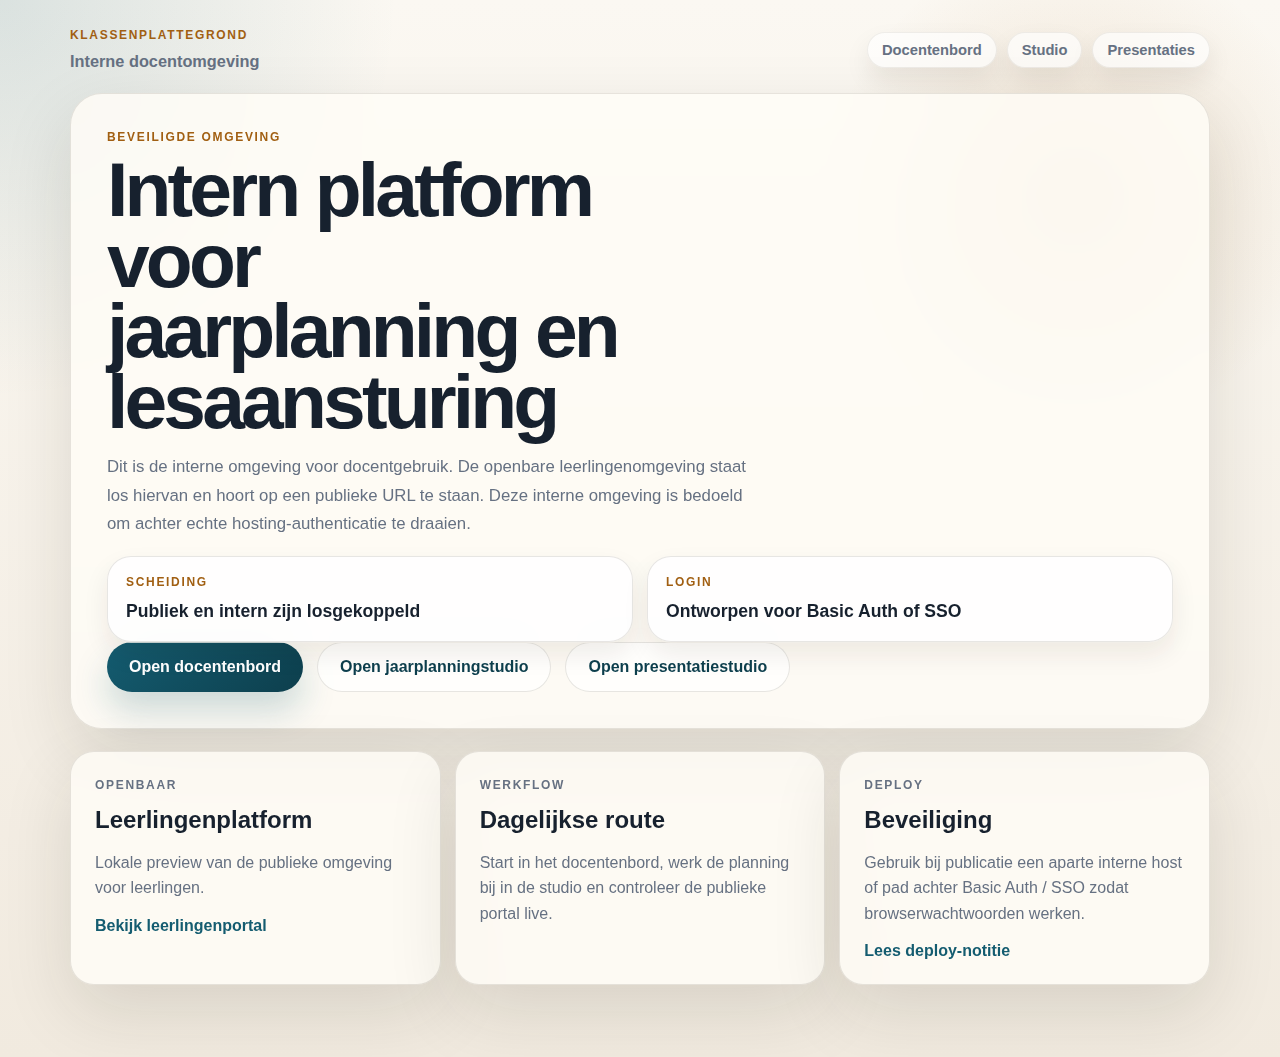
<file: index.html>
<!DOCTYPE html>
<html lang="nl">
<head>
  <meta charset="UTF-8" />
  <meta name="viewport" content="width=device-width, initial-scale=1.0" />
  <title>Intern Platform | Klassenplattegrond</title>
  <link rel="icon" type="image/svg+xml" href="favicon.svg?v=20260305-01" />
  <link rel="stylesheet" href="css/internal-shell.css?v=20260309-01" />
</head>
<body class="internal-shell">
  <main class="shell-layout">
    <header class="shell-masthead">
      <div>
        <p class="shell-kicker">Klassenplattegrond</p>
        <p class="shell-masthead-title">Interne docentomgeving</p>
      </div>
      <div class="shell-badges" aria-label="Interne onderdelen">
        <span class="shell-badge">Docentenbord</span>
        <span class="shell-badge">Studio</span>
        <span class="shell-badge">Presentaties</span>
      </div>
    </header>

    <section class="shell-hero">
      <p class="shell-kicker">Beveiligde omgeving</p>
      <h1>Intern platform voor jaarplanning en lesaansturing</h1>
      <p class="shell-intro">
        Dit is de interne omgeving voor docentgebruik. De openbare leerlingenomgeving staat los hiervan en hoort op
        een publieke URL te staan. Deze interne omgeving is bedoeld om achter echte hosting-authenticatie te draaien.
      </p>
      <div class="shell-highlight-row">
        <article class="shell-highlight">
          <p class="shell-card-label">Scheiding</p>
          <strong>Publiek en intern zijn losgekoppeld</strong>
        </article>
        <article class="shell-highlight">
          <p class="shell-card-label">Login</p>
          <strong>Ontworpen voor Basic Auth of SSO</strong>
        </article>
      </div>
      <div class="shell-actions">
        <a class="shell-button shell-button-primary" href="docent.html">Open docentenbord</a>
        <a class="shell-button shell-button-secondary" href="jaarplanning-studio.html">Open jaarplanningstudio</a>
        <a class="shell-button shell-button-secondary" href="presentatie-studio.html">Open presentatiestudio</a>
      </div>
    </section>

    <section class="shell-grid">
      <article class="shell-card">
        <p class="shell-card-label">Openbaar</p>
        <h2>Leerlingenplatform</h2>
        <p>Lokale preview van de publieke omgeving voor leerlingen.</p>
        <a class="shell-inline-link" href="leerlingen.html">Bekijk leerlingenportal</a>
      </article>

      <article class="shell-card">
        <p class="shell-card-label">Werkflow</p>
        <h2>Dagelijkse route</h2>
        <p>Start in het docentenbord, werk de planning bij in de studio en controleer de publieke portal live.</p>
      </article>

      <article class="shell-card">
        <p class="shell-card-label">Deploy</p>
        <h2>Beveiliging</h2>
        <p>Gebruik bij publicatie een aparte interne host of pad achter Basic Auth / SSO zodat browserwachtwoorden werken.</p>
        <a class="shell-inline-link" href="DEPLOY_SECURITY.md">Lees deploy-notitie</a>
      </article>
    </section>
  </main>
</body>
</html>
</file>
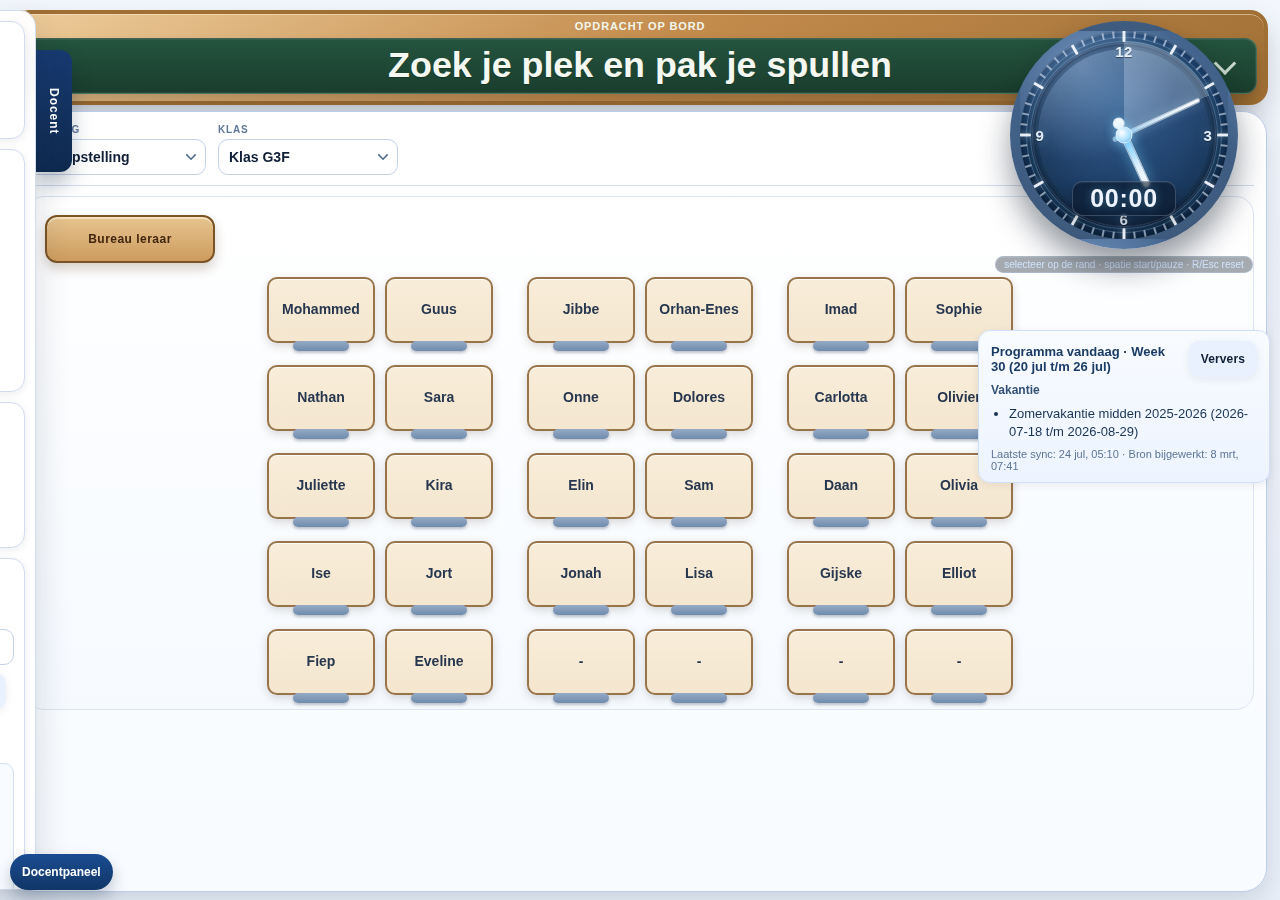
<file: docs/index.html>
<!DOCTYPE html>
<html lang="nl">
<head>
  <meta charset="UTF-8" />
  <meta name="viewport" content="width=device-width, initial-scale=1.0" />
  <title>Klassenplattegrond</title>
  <link rel="icon" type="image/svg+xml" href="favicon.svg?v=20260305-01" />
  <link rel="shortcut icon" type="image/svg+xml" href="favicon.svg?v=20260305-01" />

  <link rel="stylesheet" href="css/style.css?v=20260309-01" />

  <script>
    window.APP_CONFIG = {
      jaarplanningSourceUrl: 'js/jaarplanning-live-20260308.json',
      agendaSourceUrl: '',
      agendaSourceFallbackUrl: 'js/zermelo-agenda-live.json'
    };
  </script>
  <script type="module" src="js/indeling.js?v=20260309-01"></script>
  <script type="module" src="js/init.js?v=20260308-02"></script>
</head>
<body>
  <section id="opdrachtMount" class="opdracht-board" role="region" aria-label="Lesopdracht op bord">
    <p class="opdracht-label">Opdracht op bord</p>
    <div class="opdracht-menu">
      <select id="opdrachtSelect" aria-label="Kies een opdracht">
        <option>Lees in je leesboek</option>
        <option selected>Zoek je plek en pak je spullen</option>
        <option>Werk aan de opdracht. Klaar? Lees in je leesboek.</option>
        <option>Overleg in tweetallen</option>
        <option>Bereid je presentatie voor</option>
      </select>
    </div>
  </section>

  <button id="drawerQuickToggle" class="drawer-quick-toggle" type="button" aria-label="Toon of verberg docentpaneel">
    Docentpaneel
  </button>

  <aside class="side-drawer left" aria-label="Docentpaneel">
    <button class="drawer-handle" aria-label="Open docentpaneel">Docent</button>
    <div class="drawer-content">
      <section class="card control-card">
        <h2 class="panel-title">Sessiebediening</h2>
        <p class="panel-help">Kies een naam en sla handmatig op. Na refresh start de indeling weer random.</p>

        <div class="controls-row">
          <button id="toggle-view-btn" type="button" class="btn btn-secondary">Docentweergave (spiegel)</button>
        </div>
      </section>

      <section class="card control-card">
        <h2 class="panel-title">Opgeslagen Plattegronden</h2>
        <div class="toolbar presets-panel">
          <select id="savedLayoutSelect" class="presets-select"></select>
          <div class="btn-group">
            <button id="btnLayoutLoad" type="button" class="btn btn-secondary">Laden</button>
            <button id="btnLayoutSave" type="button" class="btn btn-primary">Opslaan als</button>
            <button id="btnLayoutDelete" type="button" class="btn btn-danger">Verwijderen</button>
            <button type="button" class="btn btn-secondary" data-action="group-overview-open">Overzicht</button>
          </div>
        </div>
        <p class="panel-help">Tijdelijke historie bewaart automatische snapshots van de afgelopen 3 uur.</p>
        <div class="toolbar presets-panel">
          <select id="recentLayoutSelect" class="presets-select"></select>
          <div class="btn-group">
            <button id="btnRecentLayoutLoad" type="button" class="btn btn-secondary">Laad moment</button>
          </div>
        </div>
      </section>

      <section class="card control-card">
        <h2 class="panel-title">Jaarplanning Studio</h2>
        <p class="panel-help">Open de volledige studio in een aparte pagina.</p>
        <div class="btn-group">
          <a href="jaarplanning-studio.html" class="btn btn-primary" target="_blank" rel="noopener noreferrer">Open Jaarplanning Studio</a>
          <a href="presentatie-studio.html" class="btn btn-secondary" target="_blank" rel="noopener noreferrer">Open Presentatiestudio</a>
        </div>
      </section>

      <section class="card control-card">
        <h2 class="panel-title">Zermelo live agenda</h2>
        <p class="panel-help">Plak hier de URL van je live agenda JSON. De app kiest dan automatisch je klas en de les A/B/C voor vandaag.</p>
        <div class="toolbar jaarplanning-settings">
          <input
            id="agendaSourceInput"
            type="url"
            class="jaarplanning-source-input"
            placeholder="https://.../agenda.json"
            autocomplete="off"
          />
          <div class="btn-group">
            <button id="agendaSourceSave" type="button" class="btn btn-primary">Opslaan</button>
            <button id="agendaSourceClear" type="button" class="btn btn-secondary">Leegmaken</button>
            <button id="agendaImportBtn" type="button" class="btn btn-secondary">Importeer JSON/ICAL</button>
            <button id="agendaDebugBtn" type="button" class="btn btn-secondary">Toon agenda-debug</button>
          </div>
        </div>
        <input id="agendaImportFile" type="file" accept=".json,application/json,.ics,text/calendar,text/plain" style="display:none;" />
        <textarea
          id="agendaDebugOutput"
          class="jaarplanning-source-input"
          rows="8"
          readonly
          placeholder="Agenda-debug verschijnt hier..."
          style="margin-top:10px; display:none;"
        ></textarea>
        <div class="agenda-preview" id="agendaPreviewPanel">
          <p id="agendaPreviewMeta" class="agenda-preview-meta">Rooster-preview: nog geen data.</p>
          <ul id="agendaPreviewList" class="agenda-preview-list">
            <li>Wacht op agenda-sync...</li>
          </ul>
        </div>
        <div class="agenda-preview" id="nextLessonDayPanel">
          <p id="nextLessonDayMeta" class="agenda-preview-meta">Eerstvolgende lesdag: nog geen data.</p>
          <ul id="nextLessonDayLessons" class="agenda-preview-list">
            <li>Wacht op agenda-sync...</li>
          </ul>
          <p class="agenda-preview-meta">Voorbereiden / printen</p>
          <ul id="nextLessonDayPrep" class="agenda-preview-list">
            <li>Nog geen voorbereidingen gevonden.</li>
          </ul>
        </div>
      </section>
    </div>
  </aside>

  <main class="layout" id="layoutRoot">
    <div class="board-scaler" id="boardScaler">
      <section class="plattegrond-frame" id="plattegrondFrame">
        <div class="plattegrond-flip" id="plattegrondFlip">
          <div class="plattegrond-side plattegrond-front">
            <div class="print-meta" id="printMeta"></div>

            <div class="topbar" aria-label="Lesinstellingen">
              <div class="controls-row controls-row-main">
                <div class="field">
                  <span class="label">Indeling</span>
                  <select id="indelingSelect">
                    <option value="h216">Busopstelling</option>
                    <option value="u008">3-3-2</option>
                    <option value="drievierdrie">3-4-3</option>
                    <option value="drietallen">Drietallen</option>
                    <option value="groepjes">Viertallen</option>
                    <option value="vijftallen">Vijftallen</option>
                    <option value="presentatievolgorde">Volgorde</option>
                  </select>
                </div>

                <div class="field">
                  <span class="label">Klas</span>
                  <select id="klasSelect"></select>
                </div>

              </div>
            </div>
            <section id="presentationNotice" class="presentation-notice" aria-live="polite" hidden></section>

            <div class="grid-wrapper">
              <div class="bureau-rij">
                <div class="leraar-bureau">Bureau leraar</div>
              </div>
              <div class="grid" id="plattegrond"></div>
            </div>
          </div>
          <section class="plattegrond-side plattegrond-back" aria-label="Presentatie weergave">
            <header class="presentation-embed-head">
              <div>
                <p class="presentation-embed-kicker">Presentatie</p>
                <h3 id="presentationEmbedTitle" class="presentation-embed-title">Nog geen presentatie geselecteerd</h3>
              </div>
              <div class="presentation-embed-actions">
                <button id="presentationBackBtn" type="button" class="btn btn-secondary presentation-back-btn">Terug naar plattegrond</button>
              </div>
            </header>
            <div id="presentationEmbedWrap" class="presentation-embed-wrap">
              <div id="presentationInternal" class="presentation-internal" hidden>
                <div id="presentationInternalStage" class="presentation-internal-stage"></div>
                <footer class="presentation-internal-footer">
                  <button id="presentationPrevBtn" type="button" class="btn btn-secondary">Vorige</button>
                  <span id="presentationSlideCounter" class="presentation-slide-counter">1 / 1</span>
                  <button id="presentationNextBtn" type="button" class="btn btn-secondary">Volgende</button>
                </footer>
              </div>
            </div>
          </section>
        </div>
      </section>
    </div>
  </main>

  <aside id="jaarplanningWidget" class="jaarplanning-widget" aria-label="Programma vandaag">
    <section id="jaarplanningPanel" class="jaarplanning-panel" aria-live="polite">
      <div class="jaarplanning-head">
        <p id="jaarplanningWeekLabel" class="jaarplanning-week">Week -</p>
        <button id="jaarplanningRefreshBtn" type="button" class="btn btn-secondary jaarplanning-refresh">Ververs</button>
      </div>
      <p id="jaarplanningStatus" class="jaarplanning-status" data-state="info">Studio laden...</p>
      <ul id="jaarplanningItems" class="jaarplanning-items">
        <li>Jaarplanning Studio start...</li>
      </ul>
      <p id="jaarplanningLastUpdate" class="jaarplanning-last-update"></p>
    </section>
  </aside>

  <aside id="timerDock" class="clock-timer" role="timer" aria-live="polite">
    <div class="clock-wrap">
      <div class="clock-face" id="clockFace" aria-label="Live klok met timerlaag">
        <div class="clock-bezel"></div>
        <div class="clock-live-progress" id="clockLiveProgress"></div>
        <div class="clock-progress" id="clockProgress"></div>
        <div class="clock-dial" id="clockDial"></div>
        <div class="clock-lesson-marker" id="clockLessonMarker"></div>
        <div class="clock-live-hand" id="clockLiveHand"></div>
        <div class="clock-hand" id="clockHand"></div>
        <div class="clock-hub"></div>
        <div class="clock-numeral n12">12</div>
        <div class="clock-numeral n3">3</div>
        <div class="clock-numeral n6">6</div>
        <div class="clock-numeral n9">9</div>
        <div class="clock-digital">
          <div class="clock-time" id="clockTime">00:00</div>
          <div class="clock-state" id="clockState"></div>
        </div>
      </div>
      <div class="timer-hotkeys">selecteer op de rand · spatie start/pauze · R/Esc reset</div>
    </div>

  </aside>

  <style>
    #timerDock .clock-live-progress {
      position: absolute;
      inset: 10px;
      z-index: 1;
      border-radius: 50%;
      background: conic-gradient(rgba(227, 241, 255, 0.52) calc(var(--live-pct, 0) * 1%), rgba(164, 198, 245, 0.03) 0);
      opacity: 0.52;
      box-shadow: inset 0 0 0 1px rgba(208, 230, 255, 0.14);
    }

    #timerDock .clock-progress {
      z-index: 2;
      background: conic-gradient(from var(--start-angle, 0deg), rgba(108, 204, 255, 0.97) calc(var(--pct, 0) * 1%), rgba(164, 198, 245, 0.04) 0);
    }

    #timerDock .clock-live-hand {
      position: absolute;
      left: 50%;
      top: 50%;
      z-index: 4;
      width: 3px;
      height: 94px;
      border-radius: 4px;
      background: linear-gradient(180deg, rgba(255, 255, 255, 0.98) 0%, rgba(232, 246, 255, 0.95) 40%, rgba(157, 217, 255, 0.84) 100%);
      transform-origin: 50% 88%;
      transform: translate(-50%, -88%) rotate(var(--live-angle, 0deg));
      box-shadow:
        0 0 0 1px rgba(255, 255, 255, 0.55),
        0 0 12px rgba(186, 228, 255, 0.62);
    }

    #timerDock .clock-lesson-marker {
      z-index: 4;
    }

    #timerDock .clock-hand {
      z-index: 5;
      pointer-events: none;
    }

    #timerDock .clock-numeral {
      z-index: 5;
    }

    #timerDock .clock-digital {
      z-index: 6;
    }

    #timerDock .clock-hub {
      z-index: 7;
    }

  </style>

  <section id="magisterAssistPanel" class="magister-assist" aria-label="Magister absentiehulp" hidden>
    <header class="magister-assist-head">
      <div>
        <p class="magister-assist-kicker">Magister-hulp</p>
        <h2 id="magisterAssistTitle" class="magister-assist-title">Klas -</h2>
      </div>
      <button id="closeMagisterAssistBtn" type="button" class="magister-assist-close" aria-label="Sluit absentiehulp">
        ×
      </button>
    </header>
    <div class="magister-assist-meta">
      <span>Naam</span>
      <span>AB</span>
    </div>
    <div id="magisterAssistRows" class="magister-assist-rows" aria-live="polite"></div>
    <footer id="magisterAssistCount" class="magister-assist-count">Absent: 0</footer>
  </section>

  <section id="groupOverviewModal" class="group-overview-modal" aria-label="Groepsoverzicht" hidden>
    <div class="group-overview-dialog" role="dialog" aria-modal="true" aria-labelledby="groupOverviewTitle">
      <header class="group-overview-head">
        <h2 id="groupOverviewTitle" class="group-overview-title">Groepsoverzicht voor ELO</h2>
      </header>
      <textarea id="groupOverviewText" class="group-overview-text" readonly></textarea>
      <div class="group-overview-actions">
        <button id="btnGroupOverviewCopy" type="button" class="btn btn-primary">Kopiëren</button>
        <button id="btnGroupOverviewClose" type="button" class="btn btn-secondary">Sluiten</button>
      </div>
    </div>
  </section>

  <script>
    (() => {
      const PANEL_ID = 'magisterAssistPanel';
      const GRID_ID = 'plattegrond';
      const CARD_SELECTOR = '.tafel';
      const DATA_PATH = 'js/leerlingen_per_klas.json';

      const panel = document.getElementById(PANEL_ID);
      const closeBtn = document.getElementById('closeMagisterAssistBtn');
      const classSel = document.getElementById('klasSelect');
      const rowsEl = document.getElementById('magisterAssistRows');
      const countEl = document.getElementById('magisterAssistCount');
      const titleEl = document.getElementById('magisterAssistTitle');

      const collator = new Intl.Collator('nl-NL', { sensitivity: 'base', numeric: true });
      let rosterPromise = null;
      let lastFocus = null;
      let previousAbsentCount = 0;
      let dismissedForCurrentLayout = false;

      function normalizeName(value) {
        return String(value || '')
          .replace(/\s+/g, ' ')
          .trim();
      }

      function firstName(value) {
        const clean = normalizeName(value);
        if (!clean) return '';
        return clean.split(' ')[0].toLocaleLowerCase('nl-NL');
      }

      function sortByFirstName(names = []) {
        return [...names].sort((a, b) => {
          const first = collator.compare(firstName(a), firstName(b));
          if (first !== 0) return first;
          return collator.compare(a, b);
        });
      }

      async function readRoster() {
        if (!rosterPromise) {
          rosterPromise = fetch(DATA_PATH, { cache: 'no-cache' })
            .then((res) => (res.ok ? res.json() : {}))
            .catch(() => ({}));
        }
        return rosterPromise;
      }

      function currentClass() {
        return classSel?.value || '';
      }

      function currentAbsentSet() {
        return new Set(
          Array.from(document.querySelectorAll(`#${GRID_ID} ${CARD_SELECTOR}.is-absent`))
            .map((el) => normalizeName(el.textContent))
            .filter((name) => name && name !== '-')
        );
      }

      function currentGridNames() {
        return Array.from(document.querySelectorAll(`#${GRID_ID} ${CARD_SELECTOR}`))
          .map((el) => normalizeName(el.textContent))
          .filter((name) => name && name !== '-');
      }

      function renderRows(names = [], absentSet = new Set()) {
        if (!rowsEl) return;
        const previousScroll = rowsEl.scrollTop;
        if (!names.length) {
          rowsEl.innerHTML = '<p class="magister-assist-empty">Geen leerlingen gevonden.</p>';
          if (countEl) countEl.textContent = 'Absent: 0';
          return;
        }

        rowsEl.innerHTML = names.map((name) => {
          const absent = absentSet.has(name);
          return `
            <div class="magister-row${absent ? ' is-absent' : ''}">
              <span class="magister-name">${name}</span>
              <span class="magister-ab" aria-hidden="true">${absent ? '✓' : ''}</span>
            </div>
          `;
        }).join('');

        const absentCount = names.filter((name) => absentSet.has(name)).length;
        if (countEl) countEl.textContent = `Absent: ${absentCount}`;
        rowsEl.scrollTop = previousScroll;
      }

      async function refreshPanel() {
        if (!panel || panel.hidden) return;

        const klas = currentClass() || '-';
        if (titleEl) titleEl.textContent = `Klas ${klas}`;

        const rosterData = await readRoster();
        const roster = Array.isArray(rosterData?.[klas]) ? rosterData[klas] : [];
        const fallback = currentGridNames();
        const names = sortByFirstName((roster.length ? roster : fallback).map(normalizeName).filter(Boolean));
        renderRows(names, currentAbsentSet());
      }

      function showPanel() {
        if (!panel) return;
        lastFocus = document.activeElement;
        panel.hidden = false;
        document.body.classList.add('magister-assist-open');
        refreshPanel();
      }

      function hidePanel(markDismissed = false) {
        if (!panel) return;
        panel.hidden = true;
        document.body.classList.remove('magister-assist-open');
        if (markDismissed) dismissedForCurrentLayout = true;
        if (lastFocus instanceof HTMLElement) lastFocus.focus();
      }

      closeBtn?.addEventListener('click', () => hidePanel(true));

      document.addEventListener('keydown', (e) => {
        if (e.key === 'Escape' && panel && !panel.hidden) hidePanel(true);
      });

      const grid = document.getElementById(GRID_ID);
      if (grid) {
        grid.addEventListener('click', (e) => {
          if (!e.target.closest(CARD_SELECTOR)) return;
          setTimeout(() => {
            const absentCount = currentAbsentSet().size;
            const firstAbsentSelected = previousAbsentCount === 0 && absentCount > 0;

            if (firstAbsentSelected && panel?.hidden && !dismissedForCurrentLayout) showPanel();
            if (absentCount === 0) hidePanel(false);

            previousAbsentCount = absentCount;
            refreshPanel();
          }, 0);
        });

        const mo = new MutationObserver(() => {
          // Alleen inhoud bijwerken; openen gebeurt uitsluitend na een echte klik op een tafeltje.
          refreshPanel();
        });
        mo.observe(grid, {
          subtree: true,
          childList: true,
          attributes: true,
          attributeFilter: ['class']
        });
      }

      classSel?.addEventListener('change', () => {
        dismissedForCurrentLayout = false;
        previousAbsentCount = 0;
        hidePanel(false);
        setTimeout(refreshPanel, 0);
      });

      window.addEventListener('indeling:rendered', () => {
        dismissedForCurrentLayout = false;
        previousAbsentCount = currentAbsentSet().size;
        hidePanel(false);
        setTimeout(refreshPanel, 0);
      });

      // Start altijd verborgen; pas tonen bij eerste absentieactie.
      hidePanel(false);
      previousAbsentCount = currentAbsentSet().size;
      window.addEventListener('pageshow', () => {
        hidePanel(false);
        previousAbsentCount = currentAbsentSet().size;
      });
    })();
  </script>

  <script>
    (() => {
      const GRID_ID = 'plattegrond';
      const CARD_SELECTOR = '.tafel, .seat, .student, .desk-item, .naamkaartje, .kaartje, .student-card, .desk';
      const roomSel = document.getElementById('indelingSelect');
      const classSel = document.getElementById('klasSelect');

      function clearUI() {
        document.querySelectorAll(`#${GRID_ID} ${CARD_SELECTOR}.is-absent`).forEach(el => el.classList.remove('is-absent'));
      }

      function attachDelegatedClick() {
        const grid = document.getElementById(GRID_ID);
        if (!grid) return;
        grid.addEventListener('click', (e) => {
          const card = e.target.closest(CARD_SELECTOR);
          if (!card || !grid.contains(card)) return;
          card.classList.toggle('is-absent');
        });
      }

      function watchGridChanges() {
        const grid = document.getElementById(GRID_ID);
        if (!grid) return;
        const mo = new MutationObserver(() => clearUI());
        mo.observe(grid, { childList: true, subtree: true });
      }

      ['change', 'click', 'input'].forEach(evt => {
        roomSel?.addEventListener(evt, () => setTimeout(clearUI, 0));
        classSel?.addEventListener(evt, () => setTimeout(clearUI, 0));
      });

      window.addEventListener('pageshow', () => setTimeout(clearUI, 0));

      const init = () => {
        attachDelegatedClick();
        watchGridChanges();
        setTimeout(clearUI, 0);
      };

      if (document.readyState === 'loading') {
        document.addEventListener('DOMContentLoaded', init);
      } else {
        init();
      }
    })();
  </script>

  <script>
    (() => {
      const GRID_ID = 'plattegrond';
      const SEAT_SELECTOR = '.tafel';
      let sourceSeat = null;

      function clearDragState(grid) {
        if (!grid) return;
        grid.querySelectorAll(`${SEAT_SELECTOR}.drag-source, ${SEAT_SELECTOR}.drag-target`)
          .forEach(el => el.classList.remove('drag-source', 'drag-target'));
      }

      function initDraggableSeats() {
        document.querySelectorAll(`#${GRID_ID} ${SEAT_SELECTOR}`).forEach(el => {
          el.draggable = true;
        });
      }

      function swapSeats(a, b) {
        if (!a || !b || a === b) return;

        const aText = a.textContent;
        const bText = b.textContent;

        const aAbsent = a.classList.contains('is-absent');
        const bAbsent = b.classList.contains('is-absent');

        a.textContent = bText;
        b.textContent = aText;

        a.classList.toggle('is-absent', bAbsent);
        b.classList.toggle('is-absent', aAbsent);
      }

      function initDnD() {
        const grid = document.getElementById(GRID_ID);
        if (!grid) return;

        initDraggableSeats();

        grid.addEventListener('dragstart', (e) => {
          const seat = e.target.closest(SEAT_SELECTOR);
          if (!seat || !grid.contains(seat)) return;

          sourceSeat = seat;
          seat.classList.add('drag-source');

          e.dataTransfer.effectAllowed = 'move';
          e.dataTransfer.setData('text/plain', seat.dataset.seatId || '');
        });

        grid.addEventListener('dragover', (e) => {
          const seat = e.target.closest(SEAT_SELECTOR);
          if (!seat || !sourceSeat || seat === sourceSeat) return;

          e.preventDefault();
          seat.classList.add('drag-target');
          e.dataTransfer.dropEffect = 'move';
        });

        grid.addEventListener('dragleave', (e) => {
          const seat = e.target.closest(SEAT_SELECTOR);
          if (!seat) return;
          seat.classList.remove('drag-target');
        });

        grid.addEventListener('drop', (e) => {
          const targetSeat = e.target.closest(SEAT_SELECTOR);
          if (!sourceSeat || !targetSeat || sourceSeat === targetSeat) return;

          e.preventDefault();
          swapSeats(sourceSeat, targetSeat);

          clearDragState(grid);
          sourceSeat = null;
        });

        grid.addEventListener('dragend', () => {
          clearDragState(grid);
          sourceSeat = null;
        });

        const mo = new MutationObserver(() => initDraggableSeats());
        mo.observe(grid, { childList: true, subtree: true });
      }

      if (document.readyState === 'loading') {
        document.addEventListener('DOMContentLoaded', initDnD);
      } else {
        initDnD();
      }
    })();
  </script>

  <script>
    (() => {
      const GRID_ID = 'plattegrond';
      const CARD = '.tafel';
      const klasSel = document.getElementById('klasSelect');
      const statusEl = document.getElementById('save-status');
      const key = `absenties_${new Date().toISOString().slice(0, 10)}`;

      function nowNL() {
        return new Intl.DateTimeFormat('nl-NL', {
          year: 'numeric', month: '2-digit', day: '2-digit', hour: '2-digit', minute: '2-digit'
        }).format(new Date());
      }

      function getAbsentNames() {
        return Array.from(document.querySelectorAll(`#${GRID_ID} ${CARD}.is-absent`))
          .map(el => el.innerText.trim())
          .filter(Boolean);
      }

      function flash(msg) {
        if (!statusEl) return;
        statusEl.textContent = msg;
        statusEl.style.opacity = '1';
        clearTimeout(flash.t);
        flash.t = setTimeout(() => { statusEl.style.opacity = '0'; }, 2600);
      }

      function saveSnapshot() {
        const klas = klasSel?.value || 'onbekend';
        const names = getAbsentNames();
        let all = [];
        try { all = JSON.parse(localStorage.getItem(key)) || []; } catch {}

        const others = all.filter(e => e && e.klas !== klas);

        if (names.length === 0) {
          localStorage.setItem(key, JSON.stringify(others));
          flash(`Leeg gemaakt voor ${klas} (${nowNL()})`);
          return;
        }

        const entry = { klas, datetime: new Date().toISOString(), names };
        others.push(entry);
        localStorage.setItem(key, JSON.stringify(others));
        flash(`Opgeslagen (${names.length}) voor ${klas} om ${nowNL()}`);
      }

      document.getElementById('save-absenties-btn')?.addEventListener('click', saveSnapshot);
    })();
  </script>

  <script>
    (() => {
      const container = document.getElementById('plattegrondFrame');
      const btn = document.getElementById('toggle-view-btn');
      const LS_KEY = 'mirror_view_enabled';
      const indelingSel = document.getElementById('indelingSelect');
      const klasSel = document.getElementById('klasSelect');

      function setMirror(on) {
        container?.classList.toggle('mirror', on);
        try { localStorage.setItem(LS_KEY, on ? '1' : '0'); } catch {}
        if (btn) btn.textContent = on ? 'Leerlingenweergave' : 'Docentweergave (spiegel)';
      }

      function applyFromStorage() {
        setMirror(localStorage.getItem(LS_KEY) === '1');
      }

      function toggleMirror() {
        setMirror(!container?.classList.contains('mirror'));
      }

      btn?.addEventListener('click', toggleMirror);
      indelingSel?.addEventListener('change', () => setMirror(false));
      klasSel?.addEventListener('change', () => setMirror(false));

      if (document.readyState === 'loading') {
        document.addEventListener('DOMContentLoaded', applyFromStorage);
      } else {
        applyFromStorage();
      }
    })();
  </script>

  <script>
    (() => {
      const btnHeaderPrint = document.getElementById('btnPrintLayout');
      const btnDrawerPrint = document.getElementById('btnPrintLayoutDrawer');
      const body = document.body;
      const indelingSel = document.getElementById('indelingSelect');
      const klasSel = document.getElementById('klasSelect');
      const printMeta = document.getElementById('printMeta');
      const quickToggle = document.getElementById('drawerQuickToggle');
      const boardScaler = document.getElementById('boardScaler');
      const boardFrame = document.getElementById('plattegrondFrame');
      const layoutRoot = document.getElementById('layoutRoot');
      const grid = document.getElementById('plattegrond');
      const deskRow = document.querySelector('.bureau-rij');
      const groupLayoutTypes = new Set(['groepjes', 'drietallen', 'vijftallen', 'presentatievolgorde']);

      function nowNL() {
        return new Intl.DateTimeFormat('nl-NL', {
          year: 'numeric', month: '2-digit', day: '2-digit', hour: '2-digit', minute: '2-digit'
        }).format(new Date());
      }

      function updateBoardLabels() {
        const indeling = indelingSel?.selectedOptions?.[0]?.textContent?.trim() || '-';
        const klas = klasSel?.selectedOptions?.[0]?.textContent?.trim() || '-';

        printMeta.textContent = `Klassenplattegrond · ${klas} · ${indeling} · ${nowNL()}`;
      }

      function fitBoardToViewport() {
        if (!boardScaler || !boardFrame || !layoutRoot) return;
        const activeType = indelingSel?.value || '';
        const isGroupLayout = groupLayoutTypes.has(activeType);
        boardFrame.classList.toggle('is-group-layout', isGroupLayout);
        const top = boardScaler.getBoundingClientRect().top;
        const maxH = Math.max(320, window.innerHeight - top - 8);
        const maxW = Math.max(320, layoutRoot.clientWidth - 2);
        const compact = window.matchMedia('(max-width: 980px)').matches;

        boardFrame.style.transform = 'scale(1)';
        boardFrame.style.transformOrigin = 'top center';

        if (compact) {
          boardFrame.style.width = '100%';
          boardFrame.style.height = 'auto';
          boardFrame.style.minHeight = '0';
          boardScaler.style.width = '100%';
          boardScaler.style.height = 'auto';
        } else {
          boardFrame.style.width = '100%';
          boardFrame.style.height = '100%';
          boardFrame.style.minHeight = `${maxH}px`;
          boardScaler.style.width = `${maxW}px`;
          boardScaler.style.height = `${maxH}px`;
        }

        if (deskRow && grid) {
          const rows = Array.from(grid.querySelectorAll('.tafelrij'));
          let contentWidth = 0;

          if (rows.length) {
            contentWidth = Math.max(...rows.map((row) => Math.ceil(row.scrollWidth || row.getBoundingClientRect().width || 0)));
          } else {
            const children = Array.from(grid.children);
            if (children.length) {
              const gridRect = grid.getBoundingClientRect();
              let minLeft = Number.POSITIVE_INFINITY;
              let maxRight = Number.NEGATIVE_INFINITY;

              children.forEach((child) => {
                const rect = child.getBoundingClientRect();
                if (rect.width <= 0 || rect.height <= 0) return;
                minLeft = Math.min(minLeft, rect.left - gridRect.left);
                maxRight = Math.max(maxRight, rect.right - gridRect.left);
              });

              if (Number.isFinite(minLeft) && Number.isFinite(maxRight) && maxRight > minLeft) {
                contentWidth = Math.ceil(maxRight - minLeft);
              }
            }
          }

          if (!contentWidth) {
            contentWidth = Math.ceil(grid.scrollWidth || grid.clientWidth || 0);
          }

          const targetWidth = Math.max(0, Math.min(contentWidth, grid.clientWidth || contentWidth));
          deskRow.style.width = targetWidth > 0 ? `${targetWidth}px` : '100%';
          deskRow.style.maxWidth = '100%';
          deskRow.style.marginLeft = 'auto';
          deskRow.style.marginRight = 'auto';
        }
      }

      function runPrint() {
        updateBoardLabels();
        window.print();
      }

      function toggleDrawerPin() {
        body.classList.toggle('drawer-open');
      }

      btnHeaderPrint?.addEventListener('click', runPrint);
      btnDrawerPrint?.addEventListener('click', runPrint);
      quickToggle?.addEventListener('click', toggleDrawerPin);

      indelingSel?.addEventListener('change', () => {
        updateBoardLabels();
        setTimeout(fitBoardToViewport, 80);
      });

      klasSel?.addEventListener('change', () => {
        updateBoardLabels();
        setTimeout(fitBoardToViewport, 80);
      });

      window.addEventListener('resize', fitBoardToViewport);

      document.addEventListener('keydown', (e) => {
        if ((e.key === 'd' || e.key === 'D')) {
          toggleDrawerPin();
        }
      });

      if (grid) {
        const mo = new MutationObserver(() => setTimeout(fitBoardToViewport, 30));
        mo.observe(grid, { childList: true, subtree: true });
      }

      window.fitBoardToViewport = fitBoardToViewport;

      updateBoardLabels();
      setTimeout(fitBoardToViewport, 60);
    })();
  </script>

  <script>
    (() => {
      const opdrachtSelect = document.getElementById('opdrachtSelect');
      if (!opdrachtSelect) return;

      function fitToLongest() {
        const probe = document.createElement('span');
        probe.style.cssText = 'position:absolute;visibility:hidden;white-space:nowrap;left:-9999px;top:-9999px;';
        document.body.appendChild(probe);

        const cs = getComputedStyle(opdrachtSelect);
        probe.style.font = cs.font;

        let longest = '';
        for (const option of opdrachtSelect.options) {
          if (option.text.length > longest.length) longest = option.text;
        }

        probe.textContent = longest;
        const wrap = opdrachtSelect.closest('.opdracht-menu');
        const available = wrap ? wrap.clientWidth : window.innerWidth * 0.9;
        const needed = probe.offsetWidth + 120;
        opdrachtSelect.style.width = `${Math.min(available, needed)}px`;
        probe.remove();
      }

      fitToLongest();
      window.addEventListener('resize', fitToLongest);
      opdrachtSelect.addEventListener('change', fitToLongest);
    })();
  </script>

  <script>
    (() => {
      const FULL_CIRCLE_SECONDS = 60 * 60;

      let total = 0;
      let remaining = 0;
      let running = false;
      let intervalId = null;
      let endAtMs = 0;
      let latestLiveAngleDeg = 0;
      let selectionStartDeg = 0;
      let bellAudioCtx = null;

      const clockFace = document.getElementById('clockFace');
      const liveProgress = document.getElementById('clockLiveProgress');
      const progress = document.getElementById('clockProgress');
      const liveHand = document.getElementById('clockLiveHand');
      const hand = document.getElementById('clockHand');
      const lessonMarker = document.getElementById('clockLessonMarker');
      const timeEl = document.getElementById('clockTime');
      const stateEl = document.getElementById('clockState');
      const startBtn = null;
      const resetBtn = null;
      const applyBtn = null;
      const minIn = null;
      const secIn = null;

      const dial = document.getElementById('clockDial');
      const timerDock = document.getElementById('timerDock');

      if (!clockFace || !liveProgress || !progress || !liveHand || !hand || !timeEl || !stateEl || !dial) return;

      const clamp = (v, lo, hi) => Math.max(lo, Math.min(hi, v));

      function fmtMMSS(seconds) {
        const m = Math.floor(seconds / 60);
        const s = seconds % 60;
        return `${String(m).padStart(2, '0')}:${String(s).padStart(2, '0')}`;
      }

      function getLiveClockAngles(now) {
        const minuteAngle = ((now.getMinutes() + now.getSeconds() / 60 + now.getMilliseconds() / 60000) / 60) * 360;
        const hourAngle = (((now.getHours() % 12) + now.getMinutes() / 60 + now.getSeconds() / 3600) / 12) * 360;
        return { minuteAngle, hourAngle };
      }

      function syncInputsFrom(value) {
        const m = Math.floor(value / 60);
        const s = value % 60;
        if (minIn) minIn.value = String(m);
        if (secIn) secIn.value = String(s);
      }

      function updateDigits() {
        const shownSeconds = total > 0 || running ? remaining : 0;
        timeEl.textContent = fmtMMSS(shownSeconds);
        if (running) {
          stateEl.textContent = 'Timer bezig';
        } else if (total === 0) {
          stateEl.textContent = '';
        } else if (remaining === 0) {
          stateEl.textContent = 'Klaar';
        } else {
          stateEl.textContent = 'Timer gepauzeerd';
        }
      }

      function clearLessonMarker() {
        if (!lessonMarker) return;
        lessonMarker.style.opacity = '0';
        lessonMarker.removeAttribute('title');
        lessonMarker.dataset.mode = 'none';
      }

      function setLessonMarkerFromEnd(endDate, mode = 'none') {
        if (!lessonMarker || !(endDate instanceof Date) || Number.isNaN(endDate.getTime())) {
          clearLessonMarker();
          return;
        }
        const angle = ((endDate.getMinutes() + endDate.getSeconds() / 60) / 60) * 360;
        lessonMarker.style.setProperty('--lesson-angle', `${angle.toFixed(4)}deg`);
        lessonMarker.style.opacity = '1';
        lessonMarker.dataset.mode = mode;
        const timeLabel = endDate.toLocaleTimeString('nl-NL', { hour: '2-digit', minute: '2-digit' });
        lessonMarker.title = mode === 'current'
          ? `Einde huidige les: ${timeLabel}`
          : `Einde volgende les: ${timeLabel}`;
      }

      function playBell() {
        const AudioCtx = window.AudioContext || window.webkitAudioContext;
        if (!AudioCtx) return;
        try {
          bellAudioCtx = bellAudioCtx || new AudioCtx();
          if (bellAudioCtx.state === 'suspended') bellAudioCtx.resume();
          const start = bellAudioCtx.currentTime;
          const master = bellAudioCtx.createGain();
          master.gain.value = 0.95;
          master.connect(bellAudioCtx.destination);

          const strike = (at, strength = 1) => {
            const end = at + 0.95;
            const tone = bellAudioCtx.createOscillator();
            const tone2 = bellAudioCtx.createOscillator();
            const body = bellAudioCtx.createOscillator();
            const gain = bellAudioCtx.createGain();
            tone.type = 'triangle';
            tone2.type = 'sine';
            body.type = 'sine';
            tone.frequency.setValueAtTime(1318.5, at);
            tone2.frequency.setValueAtTime(1760, at);
            body.frequency.setValueAtTime(880, at);
            gain.gain.setValueAtTime(0.0001, at);
            gain.gain.exponentialRampToValueAtTime(0.19 * strength, at + 0.018);
            gain.gain.exponentialRampToValueAtTime(0.0001, end);
            tone.connect(gain);
            tone2.connect(gain);
            body.connect(gain);
            gain.connect(master);
            tone.start(at);
            tone2.start(at);
            body.start(at);
            tone.stop(end);
            tone2.stop(end);
            body.stop(end);
          };

          strike(start, 1);
          strike(start + 0.34, 0.74);
        } catch (err) {
          // Ignore audio failures (browser policy or unsupported APIs).
        }
      }

      function updateLiveClock() {
        const now = new Date();
        const { minuteAngle, hourAngle } = getLiveClockAngles(now);
        const liveDone = minuteAngle / 360;
        latestLiveAngleDeg = minuteAngle;
        liveProgress.style.setProperty('--live-pct', (liveDone * 100).toFixed(4));
        liveHand.style.setProperty('--live-angle', `${latestLiveAngleDeg.toFixed(4)}deg`);
        hand.style.setProperty('--angle', `${hourAngle.toFixed(4)}deg`);
        if (!running && total === 0) selectionStartDeg = latestLiveAngleDeg;
      }

      function updateTimerOverlay() {
        const selectionDone = total > 0 ? total / FULL_CIRCLE_SECONDS : 0;
        const runDone = (total - remaining) / FULL_CIRCLE_SECONDS;
        const done = running ? runDone : selectionDone;
        progress.style.setProperty('--start-angle', `${selectionStartDeg.toFixed(4)}deg`);
        progress.style.setProperty('--pct', (done * 100).toFixed(4));
        clockFace.classList.toggle('done', total > 0 && remaining === 0 && !running);
      }

      function renderTimer() {
        updateDigits();
        updateTimerOverlay();
      }

      function setByAngle(clientX, clientY) {
        const rect = clockFace.getBoundingClientRect();
        const cx = rect.left + rect.width / 2;
        const cy = rect.top + rect.height / 2;
        const dx = clientX - cx;
        const dy = clientY - cy;
        let angle = Math.atan2(dy, dx) * (180 / Math.PI) + 90;
        if (angle < 0) angle += 360;
        const selectedArc = (angle - selectionStartDeg + 360) % 360;
        total = clamp(Math.round((selectedArc / 360) * FULL_CIRCLE_SECONDS), 0, FULL_CIRCLE_SECONDS);
        remaining = total;
        running = false;
        clearInterval(intervalId);
        syncInputsFrom(total);
        renderTimer();
      }

      function setFromInputs() {
        const m = clamp(parseInt(minIn?.value, 10) || 0, 0, 60);
        const s = clamp(parseInt(secIn?.value, 10) || 0, 0, 59);
        total = clamp(m * 60 + s, 0, FULL_CIRCLE_SECONDS);
        remaining = total;
        running = false;
        clearInterval(intervalId);
        if (startBtn) startBtn.textContent = 'Start';
        renderTimer();
      }

      function applyPreset(delta) {
        const next = clamp(remaining + delta, 0, FULL_CIRCLE_SECONDS);
        remaining = next;
        total = running ? total : next;
        if (running) endAtMs = Date.now() + remaining * 1000;
        syncInputsFrom(!running ? total : remaining);
        renderTimer();
      }

      function tick() {
        if (!running) return;
        remaining = clamp(Math.ceil((endAtMs - Date.now()) / 1000), 0, total);
        if (remaining === 0) {
          clearInterval(intervalId);
          running = false;
          if (startBtn) startBtn.textContent = 'Start';
          playBell();
          if (navigator.vibrate) navigator.vibrate([180, 90, 180]);
          total = 0;
          remaining = 0;
          selectionStartDeg = latestLiveAngleDeg;
          syncInputsFrom(0);
          renderTimer();
          return;
        }
        renderTimer();
      }

      function start() {
        if (total <= 0) return;
        if (remaining <= 0) remaining = total;
        running = true;
        endAtMs = Date.now() + remaining * 1000;
        if (startBtn) startBtn.textContent = 'Pauze';
        clearInterval(intervalId);
        intervalId = setInterval(tick, 200);
        tick();
      }

      function pause() {
        if (!running) return;
        remaining = clamp(Math.ceil((endAtMs - Date.now()) / 1000), 0, total);
        running = false;
        clearInterval(intervalId);
        if (startBtn) startBtn.textContent = 'Start';
        renderTimer();
      }

      function reset() {
        running = false;
        clearInterval(intervalId);
        total = 0;
        remaining = 0;
        selectionStartDeg = latestLiveAngleDeg;
        if (startBtn) startBtn.textContent = 'Start';
        syncInputsFrom(0);
        renderTimer();
      }

      startBtn?.addEventListener('click', () => (running ? pause() : start()));
      resetBtn?.addEventListener('click', reset);
      applyBtn?.addEventListener('click', setFromInputs);

      document.addEventListener('keydown', (e) => {
        const activeTag = document.activeElement?.tagName;
        if (activeTag === 'INPUT' || document.activeElement?.isContentEditable) return;
        if (e.code === 'Space') {
          e.preventDefault();
          running ? pause() : start();
        }
        const plainR = e.code === 'KeyR' && !e.metaKey && !e.ctrlKey && !e.altKey && !e.shiftKey;
        if (plainR || e.code === 'Escape') {
          e.preventDefault();
          reset();
        }
      });

      for (let i = 0; i < 60; i++) {
        const tickEl = document.createElement('div');
        tickEl.className = `clock-tick${i % 5 === 0 ? ' big' : ''}`;
        tickEl.style.setProperty('--tick-rot', `${i * 6}deg`);
        dial.appendChild(tickEl);
      }

      let interactionMode = null;
      let dragOffsetX = 0;
      let dragOffsetY = 0;

      function isNearClockEdge(clientX, clientY) {
        const rect = clockFace.getBoundingClientRect();
        const cx = rect.left + rect.width / 2;
        const cy = rect.top + rect.height / 2;
        const dx = clientX - cx;
        const dy = clientY - cy;
        const dist = Math.hypot(dx, dy);
        const radius = Math.min(rect.width, rect.height) / 2;
        const edgeBand = 18;
        return dist >= radius - edgeBand && dist <= radius + 10;
      }

      function isInScrubBand(clientX, clientY) {
        const rect = clockFace.getBoundingClientRect();
        const cx = rect.left + rect.width / 2;
        const cy = rect.top + rect.height / 2;
        const dx = clientX - cx;
        const dy = clientY - cy;
        const dist = Math.hypot(dx, dy);
        const radius = Math.min(rect.width, rect.height) / 2;
        return dist >= radius - 42 && dist <= radius - 8;
      }

      function moveDock(clientX, clientY) {
        if (!timerDock) return;
        const vw = window.innerWidth;
        const vh = window.innerHeight;
        const dockRect = timerDock.getBoundingClientRect();
        const maxLeft = Math.max(0, vw - dockRect.width);
        const maxTop = Math.max(0, vh - dockRect.height);
        const left = clamp(clientX - dragOffsetX, 0, maxLeft);
        const top = clamp(clientY - dragOffsetY, 0, maxTop);
        timerDock.style.left = `${left}px`;
        timerDock.style.top = `${top}px`;
      }

      function setEdgeCursor(clientX, clientY) {
        if (interactionMode) return;
        clockFace.classList.toggle('edge-draggable', isNearClockEdge(clientX, clientY));
      }

      const stopInteraction = () => {
        interactionMode = null;
        clockFace.classList.remove('dragging-dock');
      };

      clockFace.addEventListener('pointerdown', (e) => {
        e.preventDefault();
        clockFace.setPointerCapture(e.pointerId);

        const canDragDock = timerDock && getComputedStyle(timerDock).position === 'fixed';
        if (canDragDock && isNearClockEdge(e.clientX, e.clientY)) {
          interactionMode = 'dock-drag';
          const dockRect = timerDock.getBoundingClientRect();
          timerDock.style.right = 'auto';
          timerDock.style.bottom = 'auto';
          timerDock.style.left = `${dockRect.left}px`;
          timerDock.style.top = `${dockRect.top}px`;
          dragOffsetX = e.clientX - dockRect.left;
          dragOffsetY = e.clientY - dockRect.top;
          clockFace.classList.add('dragging-dock');
          moveDock(e.clientX, e.clientY);
          return;
        }

        if (!isInScrubBand(e.clientX, e.clientY)) return;

        interactionMode = 'scrub';
        pause();
        selectionStartDeg = latestLiveAngleDeg;
        setByAngle(e.clientX, e.clientY);
      });
      clockFace.addEventListener('pointermove', (e) => {
        if (interactionMode === 'dock-drag') {
          moveDock(e.clientX, e.clientY);
          return;
        }
        if (interactionMode !== 'scrub') {
          setEdgeCursor(e.clientX, e.clientY);
          return;
        }
        setByAngle(e.clientX, e.clientY);
      });
      clockFace.addEventListener('pointerup', stopInteraction);
      clockFace.addEventListener('pointercancel', stopInteraction);
      clockFace.addEventListener('pointerleave', () => {
        if (!interactionMode) clockFace.classList.remove('edge-draggable');
      });

      window.addEventListener('agenda:clock-marker-update', (event) => {
        const detail = event?.detail || {};
        const endIso = String(detail.end || '').trim();
        const mode = String(detail.mode || 'none');
        if (!endIso || mode === 'none') {
          clearLessonMarker();
          return;
        }
        const endDate = new Date(endIso);
        setLessonMarkerFromEnd(endDate, mode);
      });

      renderTimer();
      updateLiveClock();
      setInterval(updateLiveClock, 250);
    })();
  </script>

  <script>
    window.addEventListener('load', () => {
      setTimeout(() => window.fitBoardToViewport?.(), 100);
    });
  </script>
</body>
</html>
</file>
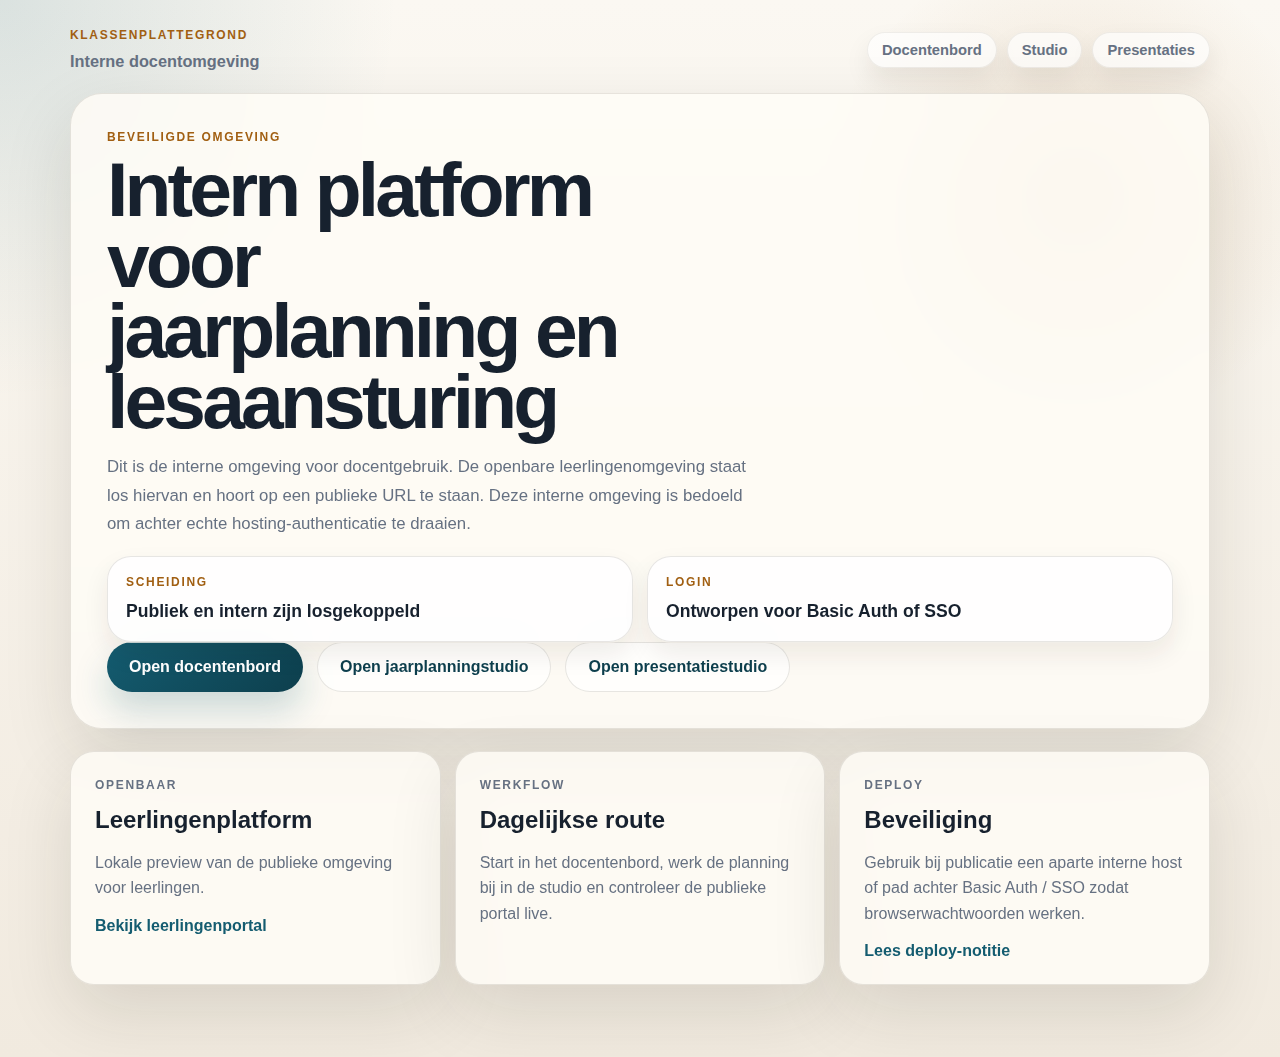
<file: intern/index.html>
<!DOCTYPE html>
<html lang="nl">
<head>
  <meta charset="UTF-8" />
  <meta http-equiv="refresh" content="0; url=../index.html" />
  <meta name="viewport" content="width=device-width, initial-scale=1.0" />
  <title>Doorsturen...</title>
</head>
<body>
  <p><a href="../index.html">Ga naar het interne platform</a></p>
</body>
</html>
</file>
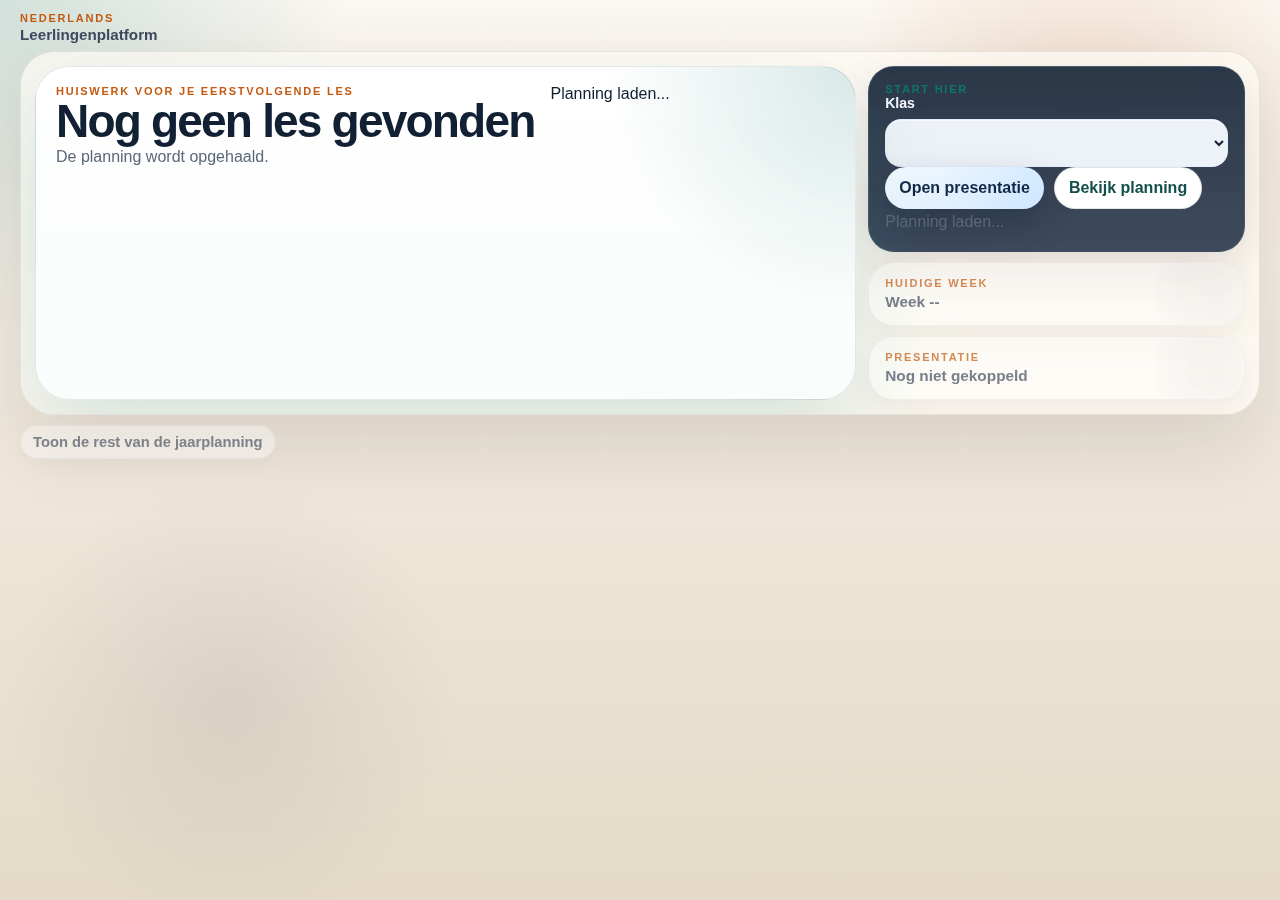
<file: l/index.html>
<!DOCTYPE html>
<html lang="nl">
<head>
  <meta charset="UTF-8" />
  <meta http-equiv="refresh" content="0; url=../leerlingen.html" />
  <meta name="viewport" content="width=device-width, initial-scale=1.0" />
  <title>Doorsturen...</title>
</head>
<body>
  <p><a href="../leerlingen.html">Ga naar de leerlingenomgeving</a></p>
</body>
</html>
</file>
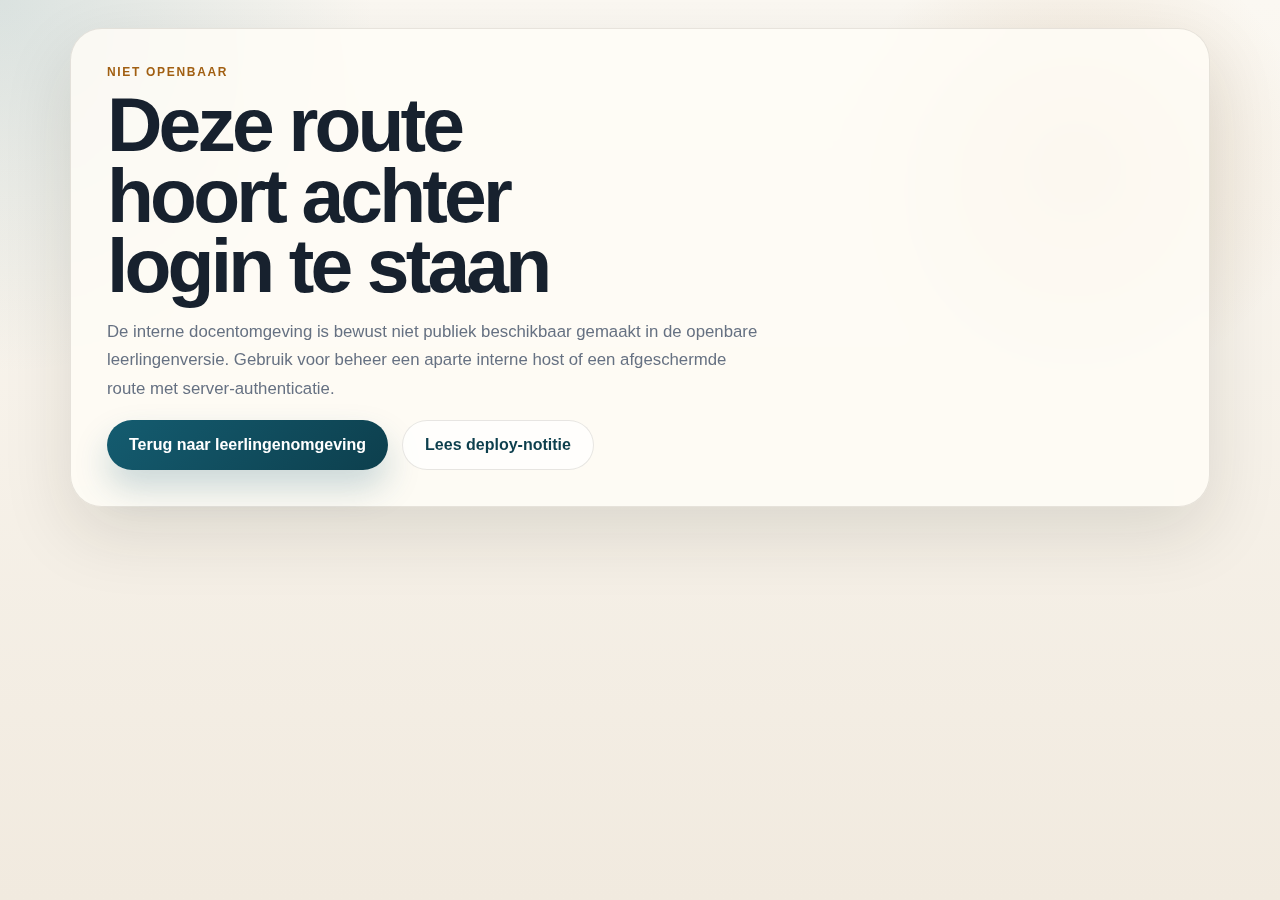
<file: docs/intern/index.html>
<!DOCTYPE html>
<html lang="nl">
<head>
  <meta charset="UTF-8" />
  <meta name="viewport" content="width=device-width, initial-scale=1.0" />
  <title>Interne omgeving afgeschermd</title>
  <link rel="icon" type="image/svg+xml" href="../favicon.svg?v=20260305-01" />
  <link rel="stylesheet" href="../css/internal-shell.css?v=20260309-01" />
</head>
<body class="internal-shell">
  <main class="shell-layout">
    <section class="shell-hero">
      <p class="shell-kicker">Niet openbaar</p>
      <h1>Deze route hoort achter login te staan</h1>
      <p class="shell-intro">
        De interne docentomgeving is bewust niet publiek beschikbaar gemaakt in de openbare leerlingenversie.
        Gebruik voor beheer een aparte interne host of een afgeschermde route met server-authenticatie.
      </p>
      <div class="shell-actions">
        <a class="shell-button shell-button-primary" href="../index.html">Terug naar leerlingenomgeving</a>
        <a class="shell-button shell-button-secondary" href="../DEPLOY_SECURITY.md">Lees deploy-notitie</a>
      </div>
    </section>
  </main>
</body>
</html>
</file>
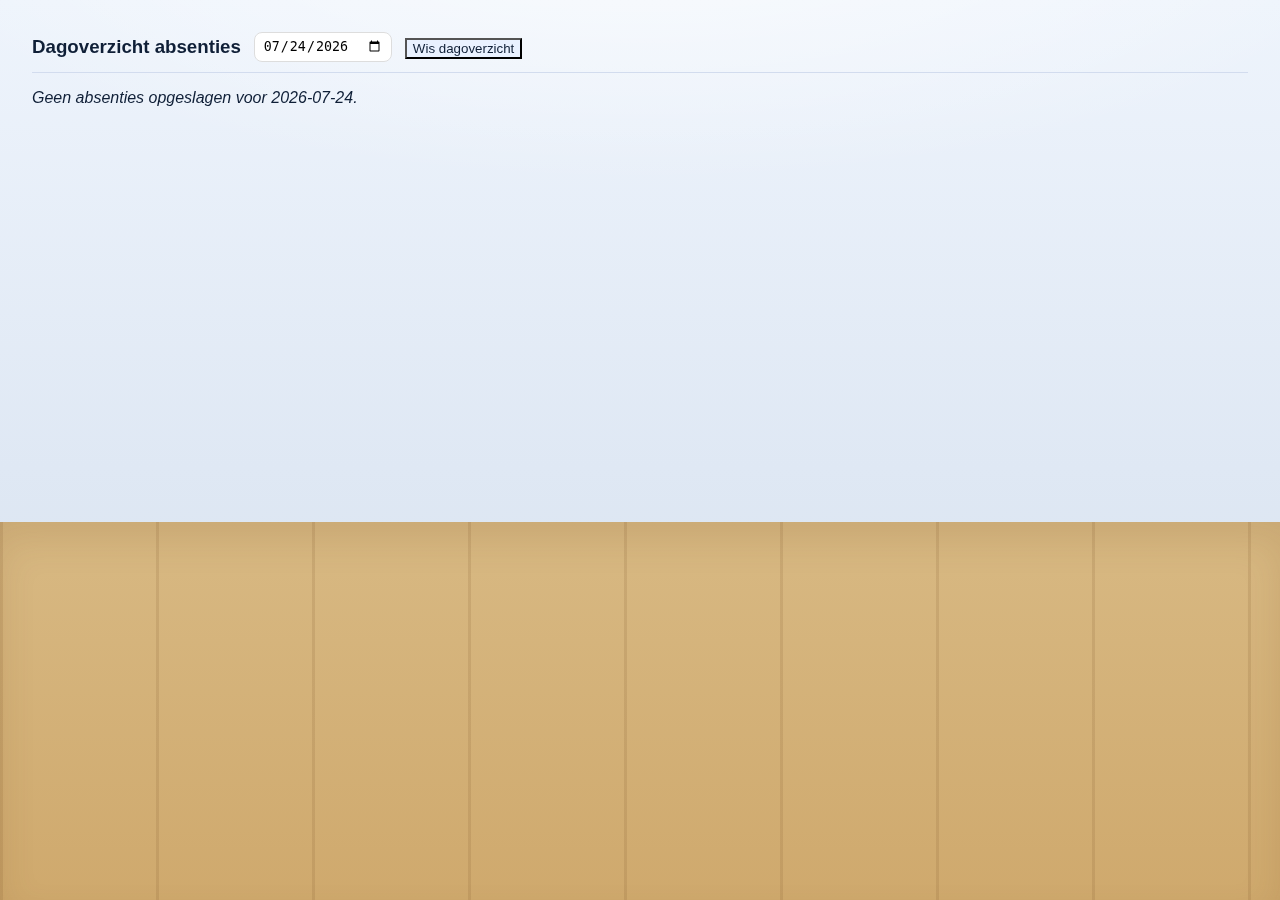
<file: absenties.html>
<!DOCTYPE html>
<html lang="nl">
<head>
  <meta charset="UTF-8">
  <title>Dagoverzicht absenties</title>
  <link rel="stylesheet" href="css/style.css?v=20260222-16">
  <style>
    body { font-family: Segoe UI, sans-serif; padding:2em; }
    h3 { margin-top:0; }
    .btn-primary, .btn-secondary { margin-right:.5em; margin-top:.3em; }
    .klas-block { margin-bottom:1.5em; }
    pre { background:#f5f5f5; padding:.5em; border-radius:6px; }
    .meta { font-size:.9em; opacity:.7; margin:.25em 0 .5em; }
    .topbar { display:flex; align-items:center; gap:.8em; margin-bottom:1em; }
    .topbar input[type="date"] { padding:.4em .6em; border:1px solid #ddd; border-radius:8px; }
  </style>
</head>
<body>
  <div class="topbar">
    <h3 style="margin:0;">Dagoverzicht absenties</h3>
    <input type="date" id="day">
    <button id="clear-day-btn" class="btn-secondary">Wis dagoverzicht</button>
  </div>

  <div id="absentie-lijst"></div>

<script>
(() => {
  const listEl  = document.getElementById('absentie-lijst');
  const clearBtn= document.getElementById('clear-day-btn');
  const dayInput= document.getElementById('day');

  const todayStr = new Date().toISOString().slice(0,10);
  if (!dayInput.value) dayInput.value = todayStr;

  const legacyKey = 'absenties_dag';
  const keyFor = (dateStr) => `absenties_${dateStr}`;

  /** Lees array entries [{klas, datetime, names}] uit storage (met legacy fallback voor vandaag). */
  function readStorage(dateStr){
    let data = [];
    try { data = JSON.parse(localStorage.getItem(keyFor(dateStr)) || '[]'); } catch {}
    if (!data.length && dateStr === todayStr) {
      // fallback voor oude builds (alleen voor vandaag)
      try { data = JSON.parse(localStorage.getItem(legacyKey) || '[]'); } catch {}
    }
    return Array.isArray(data) ? data : [];
  }

  /** Kies per klas alléén de nieuwste entry (laatste wint). */
  function latestByClass(entries){
    const map = {}; // klas -> entry
    entries.forEach(e => {
      if (!e || !e.klas) return;
      const prev = map[e.klas];
      if (!prev || (prev.datetime || '') < (e.datetime || '')) {
        map[e.klas] = {
          klas: e.klas,
          datetime: e.datetime || '',
          names: Array.isArray(e.names) ? e.names : []
        };
      }
    });
    return map;
  }

  function render(){
    const dateStr = dayInput.value || todayStr;
    const all = readStorage(dateStr);
    const latest = latestByClass(all);

    const klasKeys = Object.keys(latest).sort();
    if (!klasKeys.length) {
      listEl.innerHTML = `<em>Geen absenties opgeslagen voor ${dateStr}.</em>`;
      return;
    }

    let html = '';
    klasKeys.forEach(klas => {
      const entry = latest[klas];
      const arr = entry.names || [];
      const ts  = entry.datetime ? new Date(entry.datetime) : null;
      const nl  = ts ? new Intl.DateTimeFormat('nl-NL', {
        hour:'2-digit', minute:'2-digit'
      }).format(ts) : '';
      html += `
        <div class="klas-block">
          <h4 style="margin:.2em 0;">${klas}</h4>
          <div class="meta">Laatst opgeslagen: ${nl || '—'}</div>
          <pre>${(arr && arr.length ? arr.join('\n') : '— geen —')}</pre>
          <button class="btn-primary copy-btn" data-klas="${klas}">Kopieer ${klas}</button>
        </div>
      `;
    });
    html += `<button id="copy-all-btn" class="btn-primary">Kopieer alles</button>`;
    listEl.innerHTML = html;

    // events koppelen
    listEl.querySelectorAll('.copy-btn').forEach(btn => {
      btn.addEventListener('click', () => copyClass(btn.dataset.klas, latest));
    });
    document.getElementById('copy-all-btn')?.addEventListener('click', () => copyAll(latest));
  }

  function copyClass(klas, latest){
    const entry = latest[klas];
    const names = (entry?.names) || [];
    const text  = names.join('\n');
    copyText(text).then(() => {
      alert(`Afwezigen ${klas} gekopieerd (${names.length}).`);
    });
  }

  function copyAll(latest){
    const klasKeys = Object.keys(latest).sort();
    let text = '';
    klasKeys.forEach(klas => {
      const names = latest[klas].names || [];
      text += `${klas}:\n${names.join('\n')}\n\n`;
    });
    copyText(text.trim()).then(() => {
      alert('Alle absenties (laatste versie per klas) gekopieerd.');
    });
  }

  function copyText(t){
    if (navigator.clipboard && navigator.clipboard.writeText) {
      return navigator.clipboard.writeText(t);
    }
    // Fallback
    return new Promise(resolve => {
      const ta = document.createElement('textarea');
      ta.value = t; document.body.appendChild(ta);
      ta.select(); document.execCommand('copy'); ta.remove();
      resolve();
    });
  }

  clearBtn?.addEventListener('click', () => {
    const dateStr = dayInput.value || todayStr;
    localStorage.removeItem(keyFor(dateStr));
    if (dateStr === todayStr) localStorage.removeItem(legacyKey); // legacy meewissen voor vandaag
    render();
  });

  dayInput.addEventListener('change', render);
  render();
})();
</script>

</body>
</html>
</file>
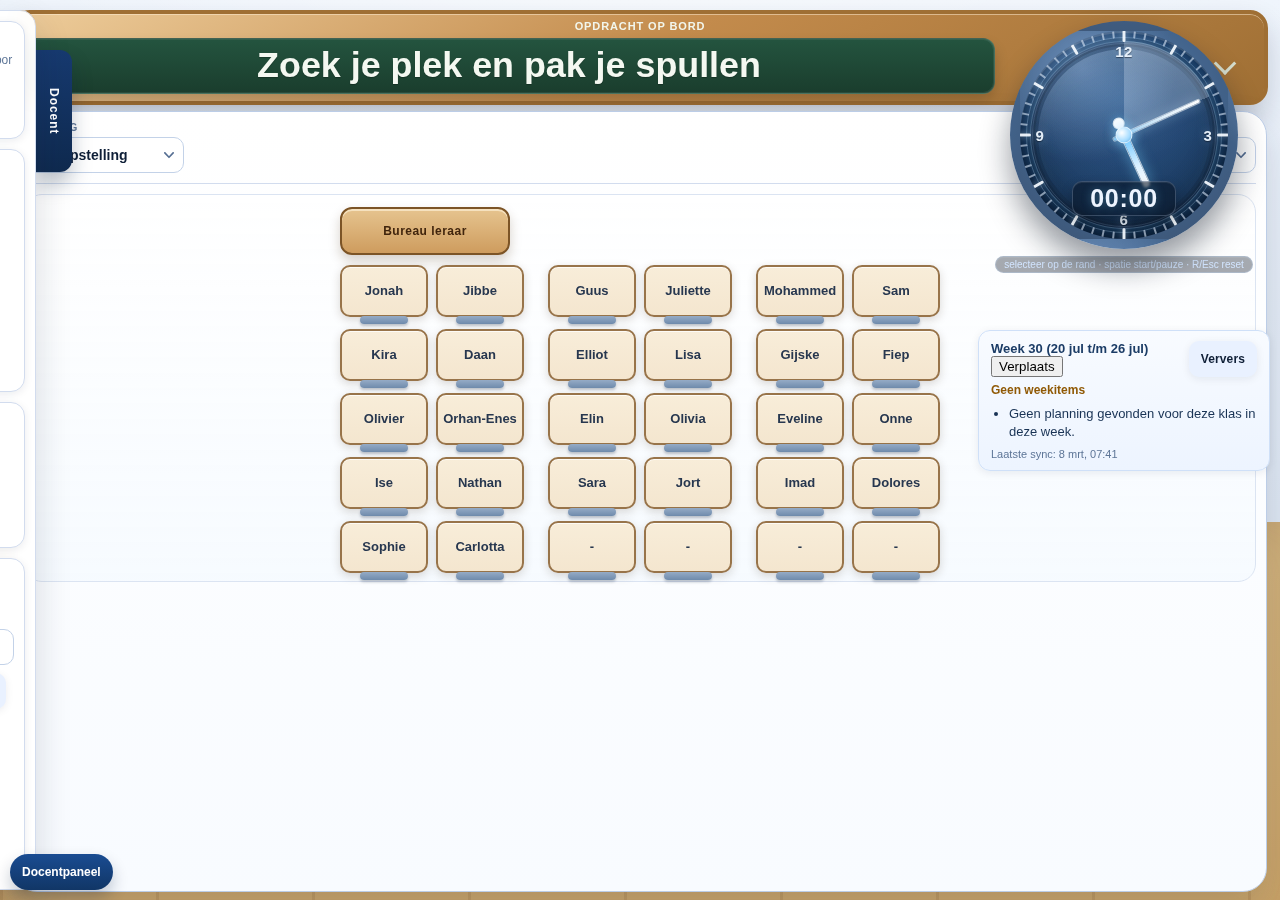
<file: docent.html>
<!DOCTYPE html>
<html lang="nl">
<head>
  <meta charset="UTF-8" />
  <meta name="viewport" content="width=device-width, initial-scale=1.0" />
  <title>Klassenplattegrond</title>
  <link rel="icon" type="image/svg+xml" href="favicon.svg?v=20260305-01" />
  <link rel="shortcut icon" type="image/svg+xml" href="favicon.svg?v=20260305-01" />

  <link rel="stylesheet" href="css/style.css?v=20260309-01" />

  <script>
    window.APP_CONFIG = {
      jaarplanningSourceUrl: 'js/jaarplanning-live-20260308.json',
      agendaSourceUrl: '',
      agendaSourceFallbackUrl: 'js/zermelo-agenda-live.json'
    };
  </script>
  <script src="js/roster-source.js?v=20260323-01"></script>
  <script type="module" src="js/indeling.js?v=20260309-01"></script>
  <script type="module" src="js/init.js?v=20260308-02"></script>
</head>
<body>
  <section id="opdrachtMount" class="opdracht-board" role="region" aria-label="Lesopdracht op bord">
    <p class="opdracht-label">Opdracht op bord</p>
    <div class="opdracht-menu">
      <select id="opdrachtSelect" aria-label="Kies een opdracht">
        <option>Lees in je leesboek</option>
        <option selected>Zoek je plek en pak je spullen</option>
        <option>Werk aan de opdracht. Klaar? Lees in je leesboek.</option>
        <option>Overleg in tweetallen</option>
        <option>Bereid je presentatie voor</option>
      </select>
    </div>
  </section>

  <button id="drawerQuickToggle" class="drawer-quick-toggle" type="button" aria-label="Toon of verberg docentpaneel">
    Docentpaneel
  </button>

  <aside class="side-drawer left" aria-label="Docentpaneel">
    <button class="drawer-handle" aria-label="Open docentpaneel">Docent</button>
    <div class="drawer-content">
      <section class="card control-card">
        <h2 class="panel-title">Sessiebediening</h2>
        <p class="panel-help">Koppel een plattegrond aan een project. Zodra dat project voor deze klas opent, verschijnt die indeling automatisch.</p>

        <div class="controls-row">
          <button id="toggle-view-btn" type="button" class="btn btn-secondary">Docentweergave (spiegel)</button>
        </div>
      </section>

      <section class="card control-card">
        <h2 class="panel-title">Opgeslagen Plattegronden</h2>
        <div class="toolbar presets-panel">
          <select id="savedLayoutSelect" class="presets-select"></select>
          <div class="btn-group">
            <button id="btnLayoutLoad" type="button" class="btn btn-secondary">Laden</button>
            <button id="btnLayoutSave" type="button" class="btn btn-primary">Koppel aan project</button>
            <button id="btnLayoutDelete" type="button" class="btn btn-danger">Verwijderen</button>
            <button type="button" class="btn btn-secondary" data-action="group-overview-open">Overzicht</button>
          </div>
        </div>
        <p class="panel-help">Tijdelijke historie bewaart automatische snapshots van de afgelopen 3 uur.</p>
        <div class="toolbar presets-panel">
          <select id="recentLayoutSelect" class="presets-select"></select>
          <div class="btn-group">
            <button id="btnRecentLayoutLoad" type="button" class="btn btn-secondary">Laad moment</button>
          </div>
        </div>
      </section>

      <section class="card control-card">
        <h2 class="panel-title">Jaarplanning Studio</h2>
        <p class="panel-help">Open de volledige studio in een aparte pagina.</p>
        <div class="btn-group">
          <a href="jaarplanning-studio.html" class="btn btn-primary" target="_blank" rel="noopener noreferrer">Open Jaarplanning Studio</a>
          <a href="presentatie-studio.html" class="btn btn-secondary" target="_blank" rel="noopener noreferrer">Open Presentatiestudio</a>
        </div>
      </section>

      <section class="card control-card">
        <h2 class="panel-title">Zermelo live agenda</h2>
        <p class="panel-help">Plak hier de URL van je live agenda JSON. De app kiest dan automatisch je klas en de les A/B/C voor vandaag.</p>
        <div class="toolbar jaarplanning-settings">
          <input
            id="agendaSourceInput"
            type="url"
            class="jaarplanning-source-input"
            placeholder="https://.../agenda.json"
            autocomplete="off"
          />
          <div class="btn-group">
            <button id="agendaSourceSave" type="button" class="btn btn-primary">Opslaan</button>
            <button id="agendaSourceClear" type="button" class="btn btn-secondary">Leegmaken</button>
            <button id="agendaImportBtn" type="button" class="btn btn-secondary">Importeer JSON/ICAL</button>
            <button id="agendaDebugBtn" type="button" class="btn btn-secondary">Toon agenda-debug</button>
          </div>
        </div>
        <input id="agendaImportFile" type="file" accept=".json,application/json,.ics,text/calendar,text/plain" style="display:none;" />
        <textarea
          id="agendaDebugOutput"
          class="jaarplanning-source-input"
          rows="8"
          readonly
          placeholder="Agenda-debug verschijnt hier..."
          style="margin-top:10px; display:none;"
        ></textarea>
        <div class="agenda-preview" id="agendaPreviewPanel">
          <p id="agendaPreviewMeta" class="agenda-preview-meta">Rooster-preview: nog geen data.</p>
          <ul id="agendaPreviewList" class="agenda-preview-list">
            <li>Wacht op agenda-sync...</li>
          </ul>
        </div>
        <div class="agenda-preview" id="nextLessonDayPanel">
          <p id="nextLessonDayMeta" class="agenda-preview-meta">Eerstvolgende lesdag: nog geen data.</p>
          <ul id="nextLessonDayLessons" class="agenda-preview-list">
            <li>Wacht op agenda-sync...</li>
          </ul>
          <p class="agenda-preview-meta">Voorbereiden / printen</p>
          <ul id="nextLessonDayPrep" class="agenda-preview-list">
            <li>Nog geen voorbereidingen gevonden.</li>
          </ul>
        </div>
      </section>
    </div>
  </aside>

  <main class="layout" id="layoutRoot">
    <div class="board-scaler" id="boardScaler">
      <section class="plattegrond-frame" id="plattegrondFrame">
        <div class="plattegrond-flip" id="plattegrondFlip">
          <div class="plattegrond-side plattegrond-front">
            <div class="print-meta" id="printMeta"></div>

            <div class="topbar" aria-label="Lesinstellingen">
              <div class="controls-row controls-row-main">
                <div class="field">
                  <span class="label">Indeling</span>
                  <select id="indelingSelect">
                    <option value="h216">Busopstelling</option>
                    <option value="u008">3-3-2</option>
                    <option value="drievierdrie">3-4-3</option>
                    <option value="drietallen">Drietallen</option>
                    <option value="groepjes">Viertallen</option>
                    <option value="vijftallen">Vijftallen</option>
                    <option value="presentatievolgorde">Volgorde</option>
                  </select>
                </div>

                <div class="field">
                  <span class="label">Klas</span>
                  <select id="klasSelect"></select>
                </div>

              </div>
            </div>
            <section id="presentationNotice" class="presentation-notice" aria-live="polite" hidden></section>

            <div class="grid-wrapper">
              <div class="bureau-rij">
                <div class="leraar-bureau">Bureau leraar</div>
              </div>
              <div class="grid" id="plattegrond"></div>
            </div>
          </div>
          <section class="plattegrond-side plattegrond-back" aria-label="Presentatie weergave">
            <header class="presentation-embed-head">
              <div>
                <p class="presentation-embed-kicker">Presentatie</p>
                <h3 id="presentationEmbedTitle" class="presentation-embed-title">Nog geen presentatie geselecteerd</h3>
              </div>
              <div class="presentation-embed-actions">
                <button id="presentationBackBtn" type="button" class="btn btn-secondary presentation-back-btn">Terug naar plattegrond</button>
              </div>
            </header>
            <div id="presentationEmbedWrap" class="presentation-embed-wrap">
              <div id="presentationInternal" class="presentation-internal" hidden>
                <div id="presentationInternalStage" class="presentation-internal-stage"></div>
                <footer class="presentation-internal-footer">
                  <button id="presentationPrevBtn" type="button" class="btn btn-secondary">Vorige</button>
                  <span id="presentationSlideCounter" class="presentation-slide-counter">1 / 1</span>
                  <button id="presentationNextBtn" type="button" class="btn btn-secondary">Volgende</button>
                </footer>
              </div>
            </div>
          </section>
        </div>
      </section>
    </div>
  </main>

  <aside id="jaarplanningWidget" class="jaarplanning-widget" aria-label="Programma vandaag">
    <section id="jaarplanningPanel" class="jaarplanning-panel" aria-live="polite">
      <div class="jaarplanning-head">
        <div class="jaarplanning-head-main">
          <p id="jaarplanningWeekLabel" class="jaarplanning-week">Week -</p>
          <button
            id="jaarplanningDragHandle"
            type="button"
            class="jaarplanning-drag-handle"
            aria-label="Programma vandaag verslepen"
            title="Sleep om dit vak te verplaatsen"
          >Verplaats</button>
        </div>
        <button id="jaarplanningRefreshBtn" type="button" class="btn btn-secondary jaarplanning-refresh">Ververs</button>
      </div>
      <p id="jaarplanningStatus" class="jaarplanning-status" data-state="info">Studio laden...</p>
      <ul id="jaarplanningItems" class="jaarplanning-items">
        <li>Jaarplanning Studio start...</li>
      </ul>
      <p id="jaarplanningLastUpdate" class="jaarplanning-last-update"></p>
    </section>
  </aside>

  <aside id="timerDock" class="clock-timer" role="timer" aria-live="polite">
    <div class="clock-wrap">
      <div class="clock-face" id="clockFace" aria-label="Live klok met timerlaag">
        <div class="clock-bezel"></div>
        <div class="clock-live-progress" id="clockLiveProgress"></div>
        <div class="clock-progress" id="clockProgress"></div>
        <div class="clock-dial" id="clockDial"></div>
        <div class="clock-lesson-marker" id="clockLessonMarker"></div>
        <div class="clock-live-hand" id="clockLiveHand"></div>
        <div class="clock-hand" id="clockHand"></div>
        <div class="clock-hub"></div>
        <div class="clock-numeral n12">12</div>
        <div class="clock-numeral n3">3</div>
        <div class="clock-numeral n6">6</div>
        <div class="clock-numeral n9">9</div>
        <div class="clock-digital">
          <div class="clock-time" id="clockTime">00:00</div>
          <div class="clock-state" id="clockState"></div>
        </div>
      </div>
      <div class="timer-hotkeys">selecteer op de rand · spatie start/pauze · R/Esc reset</div>
    </div>

  </aside>

  <style>
    #timerDock .clock-live-progress {
      position: absolute;
      inset: 10px;
      z-index: 1;
      border-radius: 50%;
      background: conic-gradient(rgba(227, 241, 255, 0.52) calc(var(--live-pct, 0) * 1%), rgba(164, 198, 245, 0.03) 0);
      opacity: 0.52;
      box-shadow: inset 0 0 0 1px rgba(208, 230, 255, 0.14);
    }

    #timerDock .clock-progress {
      z-index: 2;
      background: conic-gradient(from var(--start-angle, 0deg), rgba(108, 204, 255, 0.97) calc(var(--pct, 0) * 1%), rgba(164, 198, 245, 0.04) 0);
    }

    #timerDock .clock-live-hand {
      position: absolute;
      left: 50%;
      top: 50%;
      z-index: 4;
      width: 3px;
      height: 94px;
      border-radius: 4px;
      background: linear-gradient(180deg, rgba(255, 255, 255, 0.98) 0%, rgba(232, 246, 255, 0.95) 40%, rgba(157, 217, 255, 0.84) 100%);
      transform-origin: 50% 88%;
      transform: translate(-50%, -88%) rotate(var(--live-angle, 0deg));
      box-shadow:
        0 0 0 1px rgba(255, 255, 255, 0.55),
        0 0 12px rgba(186, 228, 255, 0.62);
    }

    #timerDock .clock-lesson-marker {
      z-index: 4;
    }

    #timerDock .clock-hand {
      z-index: 5;
      pointer-events: none;
    }

    #timerDock .clock-numeral {
      z-index: 5;
    }

    #timerDock .clock-digital {
      z-index: 6;
    }

    #timerDock .clock-hub {
      z-index: 7;
    }

  </style>

  <section id="magisterAssistPanel" class="magister-assist" aria-label="Magister absentiehulp" hidden>
    <header class="magister-assist-head">
      <div>
        <p class="magister-assist-kicker">Magister-hulp</p>
        <h2 id="magisterAssistTitle" class="magister-assist-title">Klas -</h2>
      </div>
      <button id="closeMagisterAssistBtn" type="button" class="magister-assist-close" aria-label="Sluit absentiehulp">
        ×
      </button>
    </header>
    <div class="magister-assist-meta">
      <span>Naam</span>
      <span>AB</span>
    </div>
    <div id="magisterAssistRows" class="magister-assist-rows" aria-live="polite"></div>
    <footer id="magisterAssistCount" class="magister-assist-count">Absent: 0</footer>
  </section>

  <section id="groupOverviewModal" class="group-overview-modal" aria-label="Groepsoverzicht" hidden>
    <div class="group-overview-dialog" role="dialog" aria-modal="true" aria-labelledby="groupOverviewTitle">
      <header class="group-overview-head">
        <h2 id="groupOverviewTitle" class="group-overview-title">Groepsoverzicht voor ELO</h2>
      </header>
      <textarea id="groupOverviewText" class="group-overview-text" readonly></textarea>
      <div class="group-overview-actions">
        <button id="btnGroupOverviewCopy" type="button" class="btn btn-primary">Kopiëren</button>
        <button id="btnGroupOverviewClose" type="button" class="btn btn-secondary">Sluiten</button>
      </div>
    </div>
  </section>

  <script>
    (() => {
      const PANEL_ID = 'magisterAssistPanel';
      const GRID_ID = 'plattegrond';
      const CARD_SELECTOR = '.tafel';

      const panel = document.getElementById(PANEL_ID);
      const closeBtn = document.getElementById('closeMagisterAssistBtn');
      const classSel = document.getElementById('klasSelect');
      const rowsEl = document.getElementById('magisterAssistRows');
      const countEl = document.getElementById('magisterAssistCount');
      const titleEl = document.getElementById('magisterAssistTitle');

      const collator = new Intl.Collator('nl-NL', { sensitivity: 'base', numeric: true });
      let lastFocus = null;
      let previousAbsentCount = 0;
      let dismissedForCurrentLayout = false;

      function normalizeName(value) {
        return String(value || '')
          .replace(/\s+/g, ' ')
          .trim();
      }

      function firstName(value) {
        const clean = normalizeName(value);
        if (!clean) return '';
        return clean.split(' ')[0].toLocaleLowerCase('nl-NL');
      }

      function sortByFirstName(names = []) {
        return [...names].sort((a, b) => {
          const first = collator.compare(firstName(a), firstName(b));
          if (first !== 0) return first;
          return collator.compare(a, b);
        });
      }

      async function readRoster() {
        return window.__rosterSource?.loadRosterData
          ? window.__rosterSource.loadRosterData()
          : {};
      }

      function currentClass() {
        return classSel?.value || '';
      }

      function currentAbsentSet() {
        return new Set(
          Array.from(document.querySelectorAll(`#${GRID_ID} ${CARD_SELECTOR}.is-absent`))
            .map((el) => normalizeName(el.textContent))
            .filter((name) => name && name !== '-')
        );
      }

      function currentGridNames() {
        return Array.from(document.querySelectorAll(`#${GRID_ID} ${CARD_SELECTOR}`))
          .map((el) => normalizeName(el.textContent))
          .filter((name) => name && name !== '-');
      }

      function renderRows(names = [], absentSet = new Set()) {
        if (!rowsEl) return;
        const previousScroll = rowsEl.scrollTop;
        if (!names.length) {
          rowsEl.innerHTML = '<p class="magister-assist-empty">Geen leerlingen gevonden.</p>';
          if (countEl) countEl.textContent = 'Absent: 0';
          return;
        }

        rowsEl.innerHTML = names.map((name) => {
          const absent = absentSet.has(name);
          return `
            <div class="magister-row${absent ? ' is-absent' : ''}">
              <span class="magister-name">${name}</span>
              <span class="magister-ab" aria-hidden="true">${absent ? '✓' : ''}</span>
            </div>
          `;
        }).join('');

        const absentCount = names.filter((name) => absentSet.has(name)).length;
        if (countEl) countEl.textContent = `Absent: ${absentCount}`;
        rowsEl.scrollTop = previousScroll;
      }

      async function refreshPanel() {
        if (!panel || panel.hidden) return;

        const klas = currentClass() || '-';
        if (titleEl) titleEl.textContent = `Klas ${klas}`;

        const rosterData = await readRoster();
        const roster = Array.isArray(rosterData?.[klas]) ? rosterData[klas] : [];
        const fallback = currentGridNames();
        const names = sortByFirstName((roster.length ? roster : fallback).map(normalizeName).filter(Boolean));
        renderRows(names, currentAbsentSet());
      }

      function showPanel() {
        if (!panel) return;
        lastFocus = document.activeElement;
        panel.hidden = false;
        document.body.classList.add('magister-assist-open');
        refreshPanel();
      }

      function hidePanel(markDismissed = false) {
        if (!panel) return;
        panel.hidden = true;
        document.body.classList.remove('magister-assist-open');
        if (markDismissed) dismissedForCurrentLayout = true;
        if (markDismissed) {
          window.dispatchEvent(new CustomEvent('magister-assist:closed', {
            detail: { returnToStudentView: true }
          }));
        }
        if (lastFocus instanceof HTMLElement) lastFocus.focus();
      }

      closeBtn?.addEventListener('click', () => hidePanel(true));

      document.addEventListener('keydown', (e) => {
        if (e.key === 'Escape' && panel && !panel.hidden) hidePanel(true);
      });

      const grid = document.getElementById(GRID_ID);
      if (grid) {
        grid.addEventListener('click', (e) => {
          if (!e.target.closest(CARD_SELECTOR)) return;
          setTimeout(() => {
            const absentCount = currentAbsentSet().size;
            const firstAbsentSelected = previousAbsentCount === 0 && absentCount > 0;

            if (firstAbsentSelected && panel?.hidden && !dismissedForCurrentLayout) showPanel();
            if (absentCount === 0) hidePanel(false);

            previousAbsentCount = absentCount;
            refreshPanel();
          }, 0);
        });

        const mo = new MutationObserver(() => {
          // Alleen inhoud bijwerken; openen gebeurt uitsluitend na een echte klik op een tafeltje.
          refreshPanel();
        });
        mo.observe(grid, {
          subtree: true,
          childList: true,
          attributes: true,
          attributeFilter: ['class']
        });
      }

      classSel?.addEventListener('change', () => {
        dismissedForCurrentLayout = false;
        previousAbsentCount = 0;
        hidePanel(false);
        setTimeout(refreshPanel, 0);
      });

      window.addEventListener('indeling:rendered', () => {
        dismissedForCurrentLayout = false;
        previousAbsentCount = currentAbsentSet().size;
        hidePanel(false);
        setTimeout(refreshPanel, 0);
      });

      // Start altijd verborgen; pas tonen bij eerste absentieactie.
      hidePanel(false);
      previousAbsentCount = currentAbsentSet().size;
      window.addEventListener('pageshow', () => {
        hidePanel(false);
        previousAbsentCount = currentAbsentSet().size;
      });
    })();
  </script>

  <script>
    (() => {
      const GRID_ID = 'plattegrond';
      const CARD_SELECTOR = '.tafel, .seat, .student, .desk-item, .naamkaartje, .kaartje, .student-card, .desk';
      const roomSel = document.getElementById('indelingSelect');
      const classSel = document.getElementById('klasSelect');

      function clearUI() {
        document.querySelectorAll(`#${GRID_ID} ${CARD_SELECTOR}.is-absent`).forEach(el => el.classList.remove('is-absent'));
      }

      function attachDelegatedClick() {
        const grid = document.getElementById(GRID_ID);
        if (!grid) return;
        grid.addEventListener('click', (e) => {
          const card = e.target.closest(CARD_SELECTOR);
          if (!card || !grid.contains(card)) return;
          card.classList.toggle('is-absent');
        });
      }

      function watchGridChanges() {
        const grid = document.getElementById(GRID_ID);
        if (!grid) return;
        const mo = new MutationObserver(() => clearUI());
        mo.observe(grid, { childList: true, subtree: true });
      }

      ['change', 'click', 'input'].forEach(evt => {
        roomSel?.addEventListener(evt, () => setTimeout(clearUI, 0));
        classSel?.addEventListener(evt, () => setTimeout(clearUI, 0));
      });

      window.addEventListener('pageshow', () => setTimeout(clearUI, 0));

      const init = () => {
        attachDelegatedClick();
        watchGridChanges();
        setTimeout(clearUI, 0);
      };

      if (document.readyState === 'loading') {
        document.addEventListener('DOMContentLoaded', init);
      } else {
        init();
      }
    })();
  </script>

  <script>
    (() => {
      const GRID_ID = 'plattegrond';
      const SEAT_SELECTOR = '.tafel';
      let sourceSeat = null;

      function clearDragState(grid) {
        if (!grid) return;
        grid.querySelectorAll(`${SEAT_SELECTOR}.drag-source, ${SEAT_SELECTOR}.drag-target`)
          .forEach(el => el.classList.remove('drag-source', 'drag-target'));
      }

      function initDraggableSeats() {
        document.querySelectorAll(`#${GRID_ID} ${SEAT_SELECTOR}`).forEach(el => {
          el.draggable = true;
        });
      }

      function swapSeats(a, b) {
        if (!a || !b || a === b) return;

        const aText = a.textContent;
        const bText = b.textContent;

        const aAbsent = a.classList.contains('is-absent');
        const bAbsent = b.classList.contains('is-absent');

        a.textContent = bText;
        b.textContent = aText;

        a.classList.toggle('is-absent', bAbsent);
        b.classList.toggle('is-absent', aAbsent);
      }

      function initDnD() {
        const grid = document.getElementById(GRID_ID);
        if (!grid) return;

        initDraggableSeats();

        grid.addEventListener('dragstart', (e) => {
          const seat = e.target.closest(SEAT_SELECTOR);
          if (!seat || !grid.contains(seat)) return;

          sourceSeat = seat;
          seat.classList.add('drag-source');

          e.dataTransfer.effectAllowed = 'move';
          e.dataTransfer.setData('text/plain', seat.dataset.seatId || '');
        });

        grid.addEventListener('dragover', (e) => {
          const seat = e.target.closest(SEAT_SELECTOR);
          if (!seat || !sourceSeat || seat === sourceSeat) return;

          e.preventDefault();
          seat.classList.add('drag-target');
          e.dataTransfer.dropEffect = 'move';
        });

        grid.addEventListener('dragleave', (e) => {
          const seat = e.target.closest(SEAT_SELECTOR);
          if (!seat) return;
          seat.classList.remove('drag-target');
        });

        grid.addEventListener('drop', (e) => {
          const targetSeat = e.target.closest(SEAT_SELECTOR);
          if (!sourceSeat || !targetSeat || sourceSeat === targetSeat) return;

          e.preventDefault();
          swapSeats(sourceSeat, targetSeat);

          clearDragState(grid);
          sourceSeat = null;
        });

        grid.addEventListener('dragend', () => {
          clearDragState(grid);
          sourceSeat = null;
        });

        const mo = new MutationObserver(() => initDraggableSeats());
        mo.observe(grid, { childList: true, subtree: true });
      }

      if (document.readyState === 'loading') {
        document.addEventListener('DOMContentLoaded', initDnD);
      } else {
        initDnD();
      }
    })();
  </script>

  <script>
    (() => {
      const GRID_ID = 'plattegrond';
      const CARD = '.tafel';
      const klasSel = document.getElementById('klasSelect');
      const statusEl = document.getElementById('save-status');
      const key = `absenties_${new Date().toISOString().slice(0, 10)}`;

      function nowNL() {
        return new Intl.DateTimeFormat('nl-NL', {
          year: 'numeric', month: '2-digit', day: '2-digit', hour: '2-digit', minute: '2-digit'
        }).format(new Date());
      }

      function getAbsentNames() {
        return Array.from(document.querySelectorAll(`#${GRID_ID} ${CARD}.is-absent`))
          .map(el => el.innerText.trim())
          .filter(Boolean);
      }

      function flash(msg) {
        if (!statusEl) return;
        statusEl.textContent = msg;
        statusEl.style.opacity = '1';
        clearTimeout(flash.t);
        flash.t = setTimeout(() => { statusEl.style.opacity = '0'; }, 2600);
      }

      function saveSnapshot() {
        const klas = klasSel?.value || 'onbekend';
        const names = getAbsentNames();
        let all = [];
        try { all = JSON.parse(localStorage.getItem(key)) || []; } catch {}

        const others = all.filter(e => e && e.klas !== klas);

        if (names.length === 0) {
          localStorage.setItem(key, JSON.stringify(others));
          flash(`Leeg gemaakt voor ${klas} (${nowNL()})`);
          return;
        }

        const entry = { klas, datetime: new Date().toISOString(), names };
        others.push(entry);
        localStorage.setItem(key, JSON.stringify(others));
        flash(`Opgeslagen (${names.length}) voor ${klas} om ${nowNL()}`);
      }

      document.getElementById('save-absenties-btn')?.addEventListener('click', saveSnapshot);
    })();
  </script>

  <script>
    (() => {
      const container = document.getElementById('plattegrondFrame');
      const btn = document.getElementById('toggle-view-btn');
      const LS_KEY = 'mirror_view_enabled';
      const indelingSel = document.getElementById('indelingSelect');
      const klasSel = document.getElementById('klasSelect');

      function setMirror(on) {
        container?.classList.toggle('mirror', on);
        try { localStorage.setItem(LS_KEY, on ? '1' : '0'); } catch {}
        if (btn) btn.textContent = on ? 'Leerlingenweergave' : 'Docentweergave (spiegel)';
      }

      function applyFromStorage() {
        setMirror(localStorage.getItem(LS_KEY) === '1');
      }

      function toggleMirror() {
        setMirror(!container?.classList.contains('mirror'));
      }

      btn?.addEventListener('click', toggleMirror);
      indelingSel?.addEventListener('change', () => setMirror(false));
      klasSel?.addEventListener('change', () => setMirror(false));
      window.addEventListener('magister-assist:closed', (event) => {
        if (!event?.detail?.returnToStudentView) return;
        setMirror(false);
      });

      if (document.readyState === 'loading') {
        document.addEventListener('DOMContentLoaded', applyFromStorage);
      } else {
        applyFromStorage();
      }
    })();
  </script>

  <script>
    (() => {
      const btnHeaderPrint = document.getElementById('btnPrintLayout');
      const btnDrawerPrint = document.getElementById('btnPrintLayoutDrawer');
      const body = document.body;
      const indelingSel = document.getElementById('indelingSelect');
      const klasSel = document.getElementById('klasSelect');
      const printMeta = document.getElementById('printMeta');
      const quickToggle = document.getElementById('drawerQuickToggle');
      const boardScaler = document.getElementById('boardScaler');
      const boardFrame = document.getElementById('plattegrondFrame');
      const layoutRoot = document.getElementById('layoutRoot');
      const grid = document.getElementById('plattegrond');
      const deskRow = document.querySelector('.bureau-rij');
      const groupLayoutTypes = new Set(['groepjes', 'drietallen', 'vijftallen', 'presentatievolgorde']);

      function nowNL() {
        return new Intl.DateTimeFormat('nl-NL', {
          year: 'numeric', month: '2-digit', day: '2-digit', hour: '2-digit', minute: '2-digit'
        }).format(new Date());
      }

      function updateBoardLabels() {
        const indeling = indelingSel?.selectedOptions?.[0]?.textContent?.trim() || '-';
        const klas = klasSel?.selectedOptions?.[0]?.textContent?.trim() || '-';

        printMeta.textContent = `Klassenplattegrond · ${klas} · ${indeling} · ${nowNL()}`;
      }

      function fitBoardToViewport() {
        if (!boardScaler || !boardFrame || !layoutRoot) return;
        const activeType = indelingSel?.value || '';
        const isGroupLayout = groupLayoutTypes.has(activeType);
        boardFrame.classList.toggle('is-group-layout', isGroupLayout);
        const top = boardScaler.getBoundingClientRect().top;
        const maxH = Math.max(320, window.innerHeight - top - 8);
        const maxW = Math.max(320, layoutRoot.clientWidth - 2);
        const compact = window.matchMedia('(max-width: 980px)').matches;

        boardFrame.style.transform = 'scale(1)';
        boardFrame.style.transformOrigin = 'top center';

        if (compact) {
          boardFrame.style.width = '100%';
          boardFrame.style.height = 'auto';
          boardFrame.style.minHeight = '0';
          boardScaler.style.width = '100%';
          boardScaler.style.height = 'auto';
        } else {
          boardFrame.style.width = '100%';
          boardFrame.style.height = '100%';
          boardFrame.style.minHeight = `${maxH}px`;
          boardScaler.style.width = `${maxW}px`;
          boardScaler.style.height = `${maxH}px`;
        }

        if (deskRow && grid) {
          const rows = Array.from(grid.querySelectorAll('.tafelrij'));
          let contentWidth = 0;

          if (rows.length) {
            contentWidth = Math.max(...rows.map((row) => Math.ceil(row.scrollWidth || row.getBoundingClientRect().width || 0)));
          } else {
            const children = Array.from(grid.children);
            if (children.length) {
              const gridRect = grid.getBoundingClientRect();
              let minLeft = Number.POSITIVE_INFINITY;
              let maxRight = Number.NEGATIVE_INFINITY;

              children.forEach((child) => {
                const rect = child.getBoundingClientRect();
                if (rect.width <= 0 || rect.height <= 0) return;
                minLeft = Math.min(minLeft, rect.left - gridRect.left);
                maxRight = Math.max(maxRight, rect.right - gridRect.left);
              });

              if (Number.isFinite(minLeft) && Number.isFinite(maxRight) && maxRight > minLeft) {
                contentWidth = Math.ceil(maxRight - minLeft);
              }
            }
          }

          if (!contentWidth) {
            contentWidth = Math.ceil(grid.scrollWidth || grid.clientWidth || 0);
          }

          const targetWidth = Math.max(0, Math.min(contentWidth, grid.clientWidth || contentWidth));
          deskRow.style.width = targetWidth > 0 ? `${targetWidth}px` : '100%';
          deskRow.style.maxWidth = '100%';
          deskRow.style.marginLeft = 'auto';
          deskRow.style.marginRight = 'auto';
        }
      }

      function runPrint() {
        updateBoardLabels();
        window.print();
      }

      function toggleDrawerPin() {
        body.classList.toggle('drawer-open');
      }

      btnHeaderPrint?.addEventListener('click', runPrint);
      btnDrawerPrint?.addEventListener('click', runPrint);
      quickToggle?.addEventListener('click', toggleDrawerPin);

      indelingSel?.addEventListener('change', () => {
        updateBoardLabels();
        setTimeout(fitBoardToViewport, 80);
      });

      klasSel?.addEventListener('change', () => {
        updateBoardLabels();
        setTimeout(fitBoardToViewport, 80);
      });

      window.addEventListener('resize', fitBoardToViewport);

      document.addEventListener('keydown', (e) => {
        if ((e.key === 'd' || e.key === 'D')) {
          toggleDrawerPin();
        }
      });

      if (grid) {
        const mo = new MutationObserver(() => setTimeout(fitBoardToViewport, 30));
        mo.observe(grid, { childList: true, subtree: true });
      }

      window.fitBoardToViewport = fitBoardToViewport;

      updateBoardLabels();
      setTimeout(fitBoardToViewport, 60);
    })();
  </script>

  <script>
    (() => {
      const opdrachtSelect = document.getElementById('opdrachtSelect');
      if (!opdrachtSelect) return;

      function fitToLongest() {
        const probe = document.createElement('span');
        probe.style.cssText = 'position:absolute;visibility:hidden;white-space:nowrap;left:-9999px;top:-9999px;';
        document.body.appendChild(probe);

        const cs = getComputedStyle(opdrachtSelect);
        probe.style.font = cs.font;

        let longest = '';
        for (const option of opdrachtSelect.options) {
          if (option.text.length > longest.length) longest = option.text;
        }

        probe.textContent = longest;
        const wrap = opdrachtSelect.closest('.opdracht-menu');
        const available = wrap ? wrap.clientWidth : window.innerWidth * 0.9;
        const needed = probe.offsetWidth + 120;
        opdrachtSelect.style.width = `${Math.min(available, needed)}px`;
        probe.remove();
      }

      fitToLongest();
      window.addEventListener('resize', fitToLongest);
      opdrachtSelect.addEventListener('change', fitToLongest);
    })();
  </script>

  <script>
    (() => {
      const FULL_CIRCLE_SECONDS = 60 * 60;

      let total = 0;
      let remaining = 0;
      let running = false;
      let intervalId = null;
      let endAtMs = 0;
      let latestLiveAngleDeg = 0;
      let selectionStartDeg = 0;
      let bellAudioCtx = null;

      const clockFace = document.getElementById('clockFace');
      const liveProgress = document.getElementById('clockLiveProgress');
      const progress = document.getElementById('clockProgress');
      const liveHand = document.getElementById('clockLiveHand');
      const hand = document.getElementById('clockHand');
      const lessonMarker = document.getElementById('clockLessonMarker');
      const timeEl = document.getElementById('clockTime');
      const stateEl = document.getElementById('clockState');
      const startBtn = null;
      const resetBtn = null;
      const applyBtn = null;
      const minIn = null;
      const secIn = null;

      const dial = document.getElementById('clockDial');
      const timerDock = document.getElementById('timerDock');
      const jaarplanningWidget = document.getElementById('jaarplanningWidget');
      const jaarplanningDragHandle = document.getElementById('jaarplanningDragHandle');

      if (!clockFace || !liveProgress || !progress || !liveHand || !hand || !timeEl || !stateEl || !dial) return;

      const clamp = (v, lo, hi) => Math.max(lo, Math.min(hi, v));

      function fmtMMSS(seconds) {
        const m = Math.floor(seconds / 60);
        const s = seconds % 60;
        return `${String(m).padStart(2, '0')}:${String(s).padStart(2, '0')}`;
      }

      function getLiveClockAngles(now) {
        const minuteAngle = ((now.getMinutes() + now.getSeconds() / 60 + now.getMilliseconds() / 60000) / 60) * 360;
        const hourAngle = (((now.getHours() % 12) + now.getMinutes() / 60 + now.getSeconds() / 3600) / 12) * 360;
        return { minuteAngle, hourAngle };
      }

      function syncInputsFrom(value) {
        const m = Math.floor(value / 60);
        const s = value % 60;
        if (minIn) minIn.value = String(m);
        if (secIn) secIn.value = String(s);
      }

      function updateDigits() {
        const shownSeconds = total > 0 || running ? remaining : 0;
        timeEl.textContent = fmtMMSS(shownSeconds);
        if (running) {
          stateEl.textContent = 'Timer bezig';
        } else if (total === 0) {
          stateEl.textContent = '';
        } else if (remaining === 0) {
          stateEl.textContent = 'Klaar';
        } else {
          stateEl.textContent = 'Timer gepauzeerd';
        }
      }

      function clearLessonMarker() {
        if (!lessonMarker) return;
        lessonMarker.style.opacity = '0';
        lessonMarker.removeAttribute('title');
        lessonMarker.dataset.mode = 'none';
      }

      function setLessonMarkerFromEnd(endDate, mode = 'none') {
        if (!lessonMarker || !(endDate instanceof Date) || Number.isNaN(endDate.getTime())) {
          clearLessonMarker();
          return;
        }
        const angle = ((endDate.getMinutes() + endDate.getSeconds() / 60) / 60) * 360;
        lessonMarker.style.setProperty('--lesson-angle', `${angle.toFixed(4)}deg`);
        lessonMarker.style.opacity = '1';
        lessonMarker.dataset.mode = mode;
        const timeLabel = endDate.toLocaleTimeString('nl-NL', { hour: '2-digit', minute: '2-digit' });
        lessonMarker.title = mode === 'current'
          ? `Einde huidige les: ${timeLabel}`
          : `Einde volgende les: ${timeLabel}`;
      }

      function playBell() {
        const AudioCtx = window.AudioContext || window.webkitAudioContext;
        if (!AudioCtx) return;
        try {
          bellAudioCtx = bellAudioCtx || new AudioCtx();
          if (bellAudioCtx.state === 'suspended') bellAudioCtx.resume();
          const start = bellAudioCtx.currentTime;
          const master = bellAudioCtx.createGain();
          master.gain.value = 0.95;
          master.connect(bellAudioCtx.destination);

          const strike = (at, strength = 1) => {
            const end = at + 0.95;
            const tone = bellAudioCtx.createOscillator();
            const tone2 = bellAudioCtx.createOscillator();
            const body = bellAudioCtx.createOscillator();
            const gain = bellAudioCtx.createGain();
            tone.type = 'triangle';
            tone2.type = 'sine';
            body.type = 'sine';
            tone.frequency.setValueAtTime(1318.5, at);
            tone2.frequency.setValueAtTime(1760, at);
            body.frequency.setValueAtTime(880, at);
            gain.gain.setValueAtTime(0.0001, at);
            gain.gain.exponentialRampToValueAtTime(0.19 * strength, at + 0.018);
            gain.gain.exponentialRampToValueAtTime(0.0001, end);
            tone.connect(gain);
            tone2.connect(gain);
            body.connect(gain);
            gain.connect(master);
            tone.start(at);
            tone2.start(at);
            body.start(at);
            tone.stop(end);
            tone2.stop(end);
            body.stop(end);
          };

          strike(start, 1);
          strike(start + 0.34, 0.74);
        } catch (err) {
          // Ignore audio failures (browser policy or unsupported APIs).
        }
      }

      function updateLiveClock() {
        const now = new Date();
        const { minuteAngle, hourAngle } = getLiveClockAngles(now);
        const liveDone = minuteAngle / 360;
        latestLiveAngleDeg = minuteAngle;
        liveProgress.style.setProperty('--live-pct', (liveDone * 100).toFixed(4));
        liveHand.style.setProperty('--live-angle', `${latestLiveAngleDeg.toFixed(4)}deg`);
        hand.style.setProperty('--angle', `${hourAngle.toFixed(4)}deg`);
        if (!running && total === 0) selectionStartDeg = latestLiveAngleDeg;
      }

      function updateTimerOverlay() {
        const selectionDone = total > 0 ? total / FULL_CIRCLE_SECONDS : 0;
        const runDone = (total - remaining) / FULL_CIRCLE_SECONDS;
        const done = running ? runDone : selectionDone;
        progress.style.setProperty('--start-angle', `${selectionStartDeg.toFixed(4)}deg`);
        progress.style.setProperty('--pct', (done * 100).toFixed(4));
        clockFace.classList.toggle('done', total > 0 && remaining === 0 && !running);
      }

      function renderTimer() {
        updateDigits();
        updateTimerOverlay();
      }

      function setByAngle(clientX, clientY) {
        const rect = clockFace.getBoundingClientRect();
        const cx = rect.left + rect.width / 2;
        const cy = rect.top + rect.height / 2;
        const dx = clientX - cx;
        const dy = clientY - cy;
        let angle = Math.atan2(dy, dx) * (180 / Math.PI) + 90;
        if (angle < 0) angle += 360;
        const selectedArc = (angle - selectionStartDeg + 360) % 360;
        total = clamp(Math.round((selectedArc / 360) * FULL_CIRCLE_SECONDS), 0, FULL_CIRCLE_SECONDS);
        remaining = total;
        running = false;
        clearInterval(intervalId);
        syncInputsFrom(total);
        renderTimer();
      }

      function setFromInputs() {
        const m = clamp(parseInt(minIn?.value, 10) || 0, 0, 60);
        const s = clamp(parseInt(secIn?.value, 10) || 0, 0, 59);
        total = clamp(m * 60 + s, 0, FULL_CIRCLE_SECONDS);
        remaining = total;
        running = false;
        clearInterval(intervalId);
        if (startBtn) startBtn.textContent = 'Start';
        renderTimer();
      }

      function applyPreset(delta) {
        const next = clamp(remaining + delta, 0, FULL_CIRCLE_SECONDS);
        remaining = next;
        total = running ? total : next;
        if (running) endAtMs = Date.now() + remaining * 1000;
        syncInputsFrom(!running ? total : remaining);
        renderTimer();
      }

      function tick() {
        if (!running) return;
        remaining = clamp(Math.ceil((endAtMs - Date.now()) / 1000), 0, total);
        if (remaining === 0) {
          clearInterval(intervalId);
          running = false;
          if (startBtn) startBtn.textContent = 'Start';
          playBell();
          if (navigator.vibrate) navigator.vibrate([180, 90, 180]);
          total = 0;
          remaining = 0;
          selectionStartDeg = latestLiveAngleDeg;
          syncInputsFrom(0);
          renderTimer();
          return;
        }
        renderTimer();
      }

      function start() {
        if (total <= 0) return;
        if (remaining <= 0) remaining = total;
        running = true;
        endAtMs = Date.now() + remaining * 1000;
        if (startBtn) startBtn.textContent = 'Pauze';
        clearInterval(intervalId);
        intervalId = setInterval(tick, 200);
        tick();
      }

      function pause() {
        if (!running) return;
        remaining = clamp(Math.ceil((endAtMs - Date.now()) / 1000), 0, total);
        running = false;
        clearInterval(intervalId);
        if (startBtn) startBtn.textContent = 'Start';
        renderTimer();
      }

      function reset() {
        running = false;
        clearInterval(intervalId);
        total = 0;
        remaining = 0;
        selectionStartDeg = latestLiveAngleDeg;
        if (startBtn) startBtn.textContent = 'Start';
        syncInputsFrom(0);
        renderTimer();
      }

      startBtn?.addEventListener('click', () => (running ? pause() : start()));
      resetBtn?.addEventListener('click', reset);
      applyBtn?.addEventListener('click', setFromInputs);

      document.addEventListener('keydown', (e) => {
        const activeTag = document.activeElement?.tagName;
        if (activeTag === 'INPUT' || document.activeElement?.isContentEditable) return;
        if (e.code === 'Space') {
          e.preventDefault();
          running ? pause() : start();
        }
        const plainR = e.code === 'KeyR' && !e.metaKey && !e.ctrlKey && !e.altKey && !e.shiftKey;
        if (plainR || e.code === 'Escape') {
          e.preventDefault();
          reset();
        }
      });

      for (let i = 0; i < 60; i++) {
        const tickEl = document.createElement('div');
        tickEl.className = `clock-tick${i % 5 === 0 ? ' big' : ''}`;
        tickEl.style.setProperty('--tick-rot', `${i * 6}deg`);
        dial.appendChild(tickEl);
      }

      let interactionMode = null;
      let dragOffsetX = 0;
      let dragOffsetY = 0;

      function isNearClockEdge(clientX, clientY) {
        const rect = clockFace.getBoundingClientRect();
        const cx = rect.left + rect.width / 2;
        const cy = rect.top + rect.height / 2;
        const dx = clientX - cx;
        const dy = clientY - cy;
        const dist = Math.hypot(dx, dy);
        const radius = Math.min(rect.width, rect.height) / 2;
        const edgeBand = 18;
        return dist >= radius - edgeBand && dist <= radius + 10;
      }

      function isInScrubBand(clientX, clientY) {
        const rect = clockFace.getBoundingClientRect();
        const cx = rect.left + rect.width / 2;
        const cy = rect.top + rect.height / 2;
        const dx = clientX - cx;
        const dy = clientY - cy;
        const dist = Math.hypot(dx, dy);
        const radius = Math.min(rect.width, rect.height) / 2;
        return dist >= radius - 42 && dist <= radius - 8;
      }

      function moveDock(clientX, clientY) {
        if (!timerDock) return;
        const vw = window.innerWidth;
        const vh = window.innerHeight;
        const dockRect = timerDock.getBoundingClientRect();
        const maxLeft = Math.max(0, vw - dockRect.width);
        const maxTop = Math.max(0, vh - dockRect.height);
        const left = clamp(clientX - dragOffsetX, 0, maxLeft);
        const top = clamp(clientY - dragOffsetY, 0, maxTop);
        timerDock.style.left = `${left}px`;
        timerDock.style.top = `${top}px`;
      }

      function moveWidget(clientX, clientY) {
        if (!jaarplanningWidget) return;
        const vw = window.innerWidth;
        const vh = window.innerHeight;
        const widgetRect = jaarplanningWidget.getBoundingClientRect();
        const maxLeft = Math.max(0, vw - widgetRect.width);
        const maxTop = Math.max(0, vh - widgetRect.height);
        const left = clamp(clientX - dragOffsetX, 0, maxLeft);
        const top = clamp(clientY - dragOffsetY, 0, maxTop);
        jaarplanningWidget.style.left = `${left}px`;
        jaarplanningWidget.style.top = `${top}px`;
      }

      function setEdgeCursor(clientX, clientY) {
        if (interactionMode) return;
        clockFace.classList.toggle('edge-draggable', isNearClockEdge(clientX, clientY));
      }

      const stopInteraction = () => {
        interactionMode = null;
        clockFace.classList.remove('dragging-dock');
      };

      clockFace.addEventListener('pointerdown', (e) => {
        e.preventDefault();
        clockFace.setPointerCapture(e.pointerId);

        const canDragDock = timerDock && getComputedStyle(timerDock).position === 'fixed';
        if (canDragDock && isNearClockEdge(e.clientX, e.clientY)) {
          interactionMode = 'dock-drag';
          const dockRect = timerDock.getBoundingClientRect();
          timerDock.style.right = 'auto';
          timerDock.style.bottom = 'auto';
          timerDock.style.left = `${dockRect.left}px`;
          timerDock.style.top = `${dockRect.top}px`;
          dragOffsetX = e.clientX - dockRect.left;
          dragOffsetY = e.clientY - dockRect.top;
          clockFace.classList.add('dragging-dock');
          moveDock(e.clientX, e.clientY);
          return;
        }

        if (!isInScrubBand(e.clientX, e.clientY)) return;

        interactionMode = 'scrub';
        pause();
        selectionStartDeg = latestLiveAngleDeg;
        setByAngle(e.clientX, e.clientY);
      });
      clockFace.addEventListener('pointermove', (e) => {
        if (interactionMode === 'dock-drag') {
          moveDock(e.clientX, e.clientY);
          return;
        }
        if (interactionMode !== 'scrub') {
          setEdgeCursor(e.clientX, e.clientY);
          return;
        }
        setByAngle(e.clientX, e.clientY);
      });
      clockFace.addEventListener('pointerup', stopInteraction);
      clockFace.addEventListener('pointercancel', stopInteraction);
      clockFace.addEventListener('pointerleave', () => {
        if (!interactionMode) clockFace.classList.remove('edge-draggable');
      });

      jaarplanningDragHandle?.addEventListener('pointerdown', (e) => {
        if (!jaarplanningWidget || getComputedStyle(jaarplanningWidget).position !== 'fixed') return;
        e.preventDefault();
        jaarplanningDragHandle.setPointerCapture(e.pointerId);
        interactionMode = 'jaarplanning-drag';
        const widgetRect = jaarplanningWidget.getBoundingClientRect();
        jaarplanningWidget.style.right = 'auto';
        jaarplanningWidget.style.bottom = 'auto';
        jaarplanningWidget.style.left = `${widgetRect.left}px`;
        jaarplanningWidget.style.top = `${widgetRect.top}px`;
        dragOffsetX = e.clientX - widgetRect.left;
        dragOffsetY = e.clientY - widgetRect.top;
        jaarplanningWidget.classList.add('dragging-widget');
      });

      jaarplanningDragHandle?.addEventListener('pointermove', (e) => {
        if (interactionMode !== 'jaarplanning-drag') return;
        moveWidget(e.clientX, e.clientY);
      });

      const stopWidgetDrag = () => {
        if (interactionMode !== 'jaarplanning-drag') return;
        interactionMode = null;
        jaarplanningWidget?.classList.remove('dragging-widget');
      };

      jaarplanningDragHandle?.addEventListener('pointerup', stopWidgetDrag);
      jaarplanningDragHandle?.addEventListener('pointercancel', stopWidgetDrag);

      window.addEventListener('agenda:clock-marker-update', (event) => {
        const detail = event?.detail || {};
        const endIso = String(detail.end || '').trim();
        const mode = String(detail.mode || 'none');
        if (!endIso || mode === 'none') {
          clearLessonMarker();
          return;
        }
        const endDate = new Date(endIso);
        setLessonMarkerFromEnd(endDate, mode);
      });

      renderTimer();
      updateLiveClock();
      setInterval(updateLiveClock, 250);
    })();
  </script>

  <script>
    window.addEventListener('load', () => {
      setTimeout(() => window.fitBoardToViewport?.(), 100);
    });
  </script>
</body>
</html>
</file>
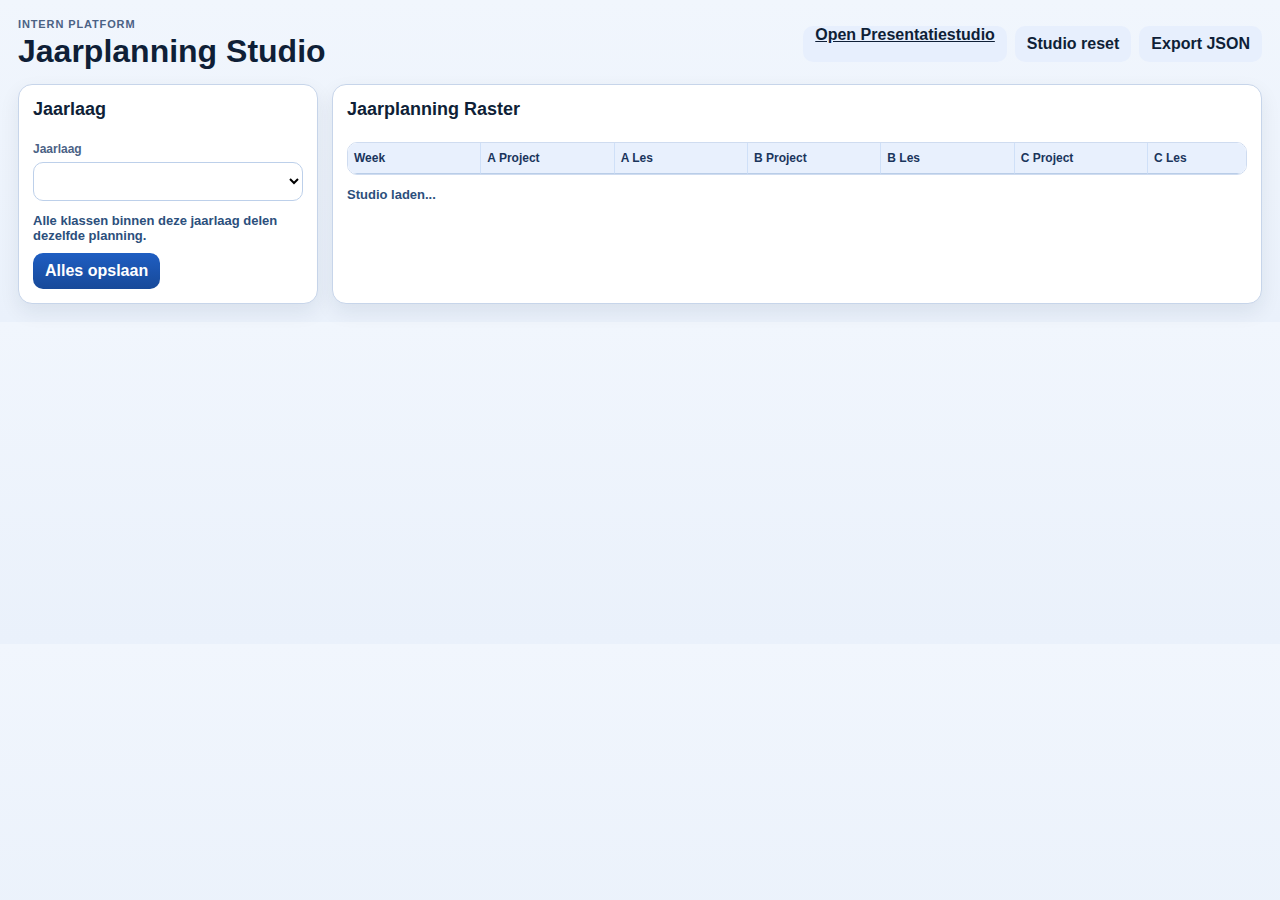
<file: jaarplanning-studio.html>
<!DOCTYPE html>
<html lang="nl">
<head>
  <meta charset="UTF-8" />
  <meta name="viewport" content="width=device-width, initial-scale=1.0" />
  <title>Jaarplanning Studio</title>
  <link rel="stylesheet" href="css/jaarplanning-studio.css?v=20260304-01" />
  <script type="module" src="js/jaarplanning-studio.js?v=20260304-01"></script>
</head>
<body>
  <main class="studio-layout">
    <header class="studio-header">
      <div>
        <p class="studio-kicker">Intern Platform</p>
        <h1>Jaarplanning Studio</h1>
      </div>
      <div class="studio-actions">
        <a href="presentatie-studio.html" class="btn btn-secondary" target="_blank" rel="noopener noreferrer">Open Presentatiestudio</a>
        <button id="resetStudioBtn" type="button" class="btn btn-secondary">Studio reset</button>
        <button id="exportStudioBtn" type="button" class="btn btn-secondary">Export JSON</button>
      </div>
    </header>

    <section class="studio-grid">
      <aside class="studio-card studio-sidebar">
        <h2>Jaarlaag</h2>
        <label class="field">
          <span>Jaarlaag</span>
          <select id="classSelect"></select>
        </label>
        <p class="status-line">Alle klassen binnen deze jaarlaag delen dezelfde planning.</p>
        <div class="btn-row">
          <button id="saveAllBtn" type="button" class="btn btn-primary">Alles opslaan</button>
        </div>
      </aside>

      <section class="studio-card studio-editor">
        <h2 id="editorTitle">Jaarplanning Raster</h2>
        <div class="sheet-wrap">
          <table class="sheet" id="sheetTable">
            <thead>
              <tr>
                <th>Week</th>
                <th>A Project</th>
                <th>A Les</th>
                <th>B Project</th>
                <th>B Les</th>
                <th>C Project</th>
                <th>C Les</th>
                <th>Items</th>
                <th>Notitie</th>
              </tr>
            </thead>
            <tbody id="sheetBody"></tbody>
          </table>
        </div>
        <p id="statusLine" class="status-line">Studio laden...</p>
      </section>
    </section>
  </main>
</body>
</html>
</file>
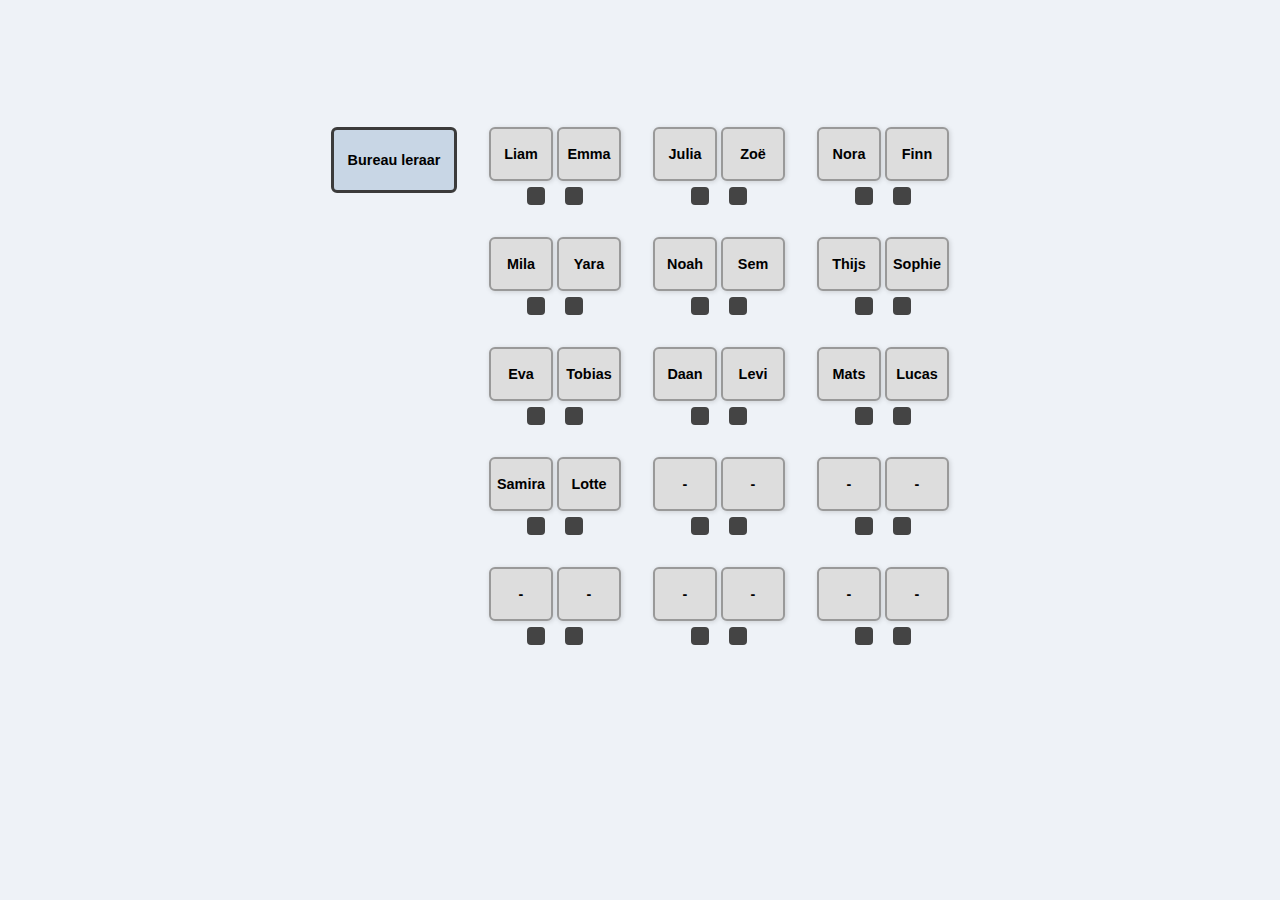
<file: klassenplattegrond.html>
<!DOCTYPE html>
<html lang="nl">
<head>
  <meta charset="UTF-8" />
  <meta name="viewport" content="width=device-width, initial-scale=1.0" />
  <title>Klassenplattegrond</title>
  <style>
    html, body {
      margin: 0;
      padding: 0;
      height: 100%;
      background: #eef2f7;
      font-family: 'Segoe UI', sans-serif;
    }

    .container {
      display: flex;
      align-items: center;
      justify-content: center;
      height: 100%;
    }

    .plattegrond-container {
      display: grid;
      grid-template-columns: auto 1fr;
      gap: 2em;
      align-items: start;
    }

    .leraar-bureau {
      width: 120px;
      height: 60px;
      background: #c8d6e5;
      border: 3px solid #3b3b3b;
      border-radius: 6px;
      display: flex;
      align-items: center;
      justify-content: center;
      font-weight: bold;
      font-size: 0.9em;
      grid-row: span 5;
    }

    .grid {
      display: grid;
      grid-template-columns: repeat(3, 1fr);
      gap: 2em;
      justify-items: center;
    }

    .duotafel {
      display: flex;
      flex-direction: column;
      align-items: center;
    }

    .tafels {
      display: flex;
      gap: 4px;
    }

    .tafel {
      width: 60px;
      height: 50px;
      background: #ddd;
      border: 2px solid #999;
      border-radius: 6px;
      display: flex;
      align-items: center;
      justify-content: center;
      font-size: 0.9em;
      font-weight: bold;
      box-shadow: 1px 1px 5px rgba(0,0,0,0.15);
    }

    .stoelen {
      display: flex;
      justify-content: center;
      margin-top: 6px;
      gap: 20px;
    }

    .stoel {
      width: 18px;
      height: 18px;
      background: #444;
      border-radius: 4px;
    }

    @media (max-width: 600px) {
      .grid {
        grid-template-columns: repeat(2, 1fr);
      }
    }
  </style>
</head>
<body>
  <div class="container">
    <div class="plattegrond-container">
      <div class="leraar-bureau">Bureau leraar</div>
      <div class="grid" id="plattegrond"></div>
    </div>
  </div>

  <script>
    const leerlingen = [
      "Samira", "Daan", "Tobias", "Yara", "Levi", "Mila",
      "Noah", "Sophie", "Liam", "Emma", "Finn", "Julia",
      "Lucas", "Nora", "Sem", "Lotte", "Thijs", "Eva",
      "Mats", "Zoë"
    ];

    function husselTweetallen() {
      const shuffled = [...leerlingen].sort(() => 0.5 - Math.random());
      const grid = document.getElementById("plattegrond");
      grid.innerHTML = "";

      for (let i = 0; i < 15; i++) {
        const naam1 = shuffled[i * 2] || "-";
        const naam2 = shuffled[i * 2 + 1] || "-";

        const duotafel = document.createElement("div");
        duotafel.className = "duotafel";

        const tafels = document.createElement("div");
        tafels.className = "tafels";

        const tafel1 = document.createElement("div");
        tafel1.className = "tafel";
        tafel1.textContent = naam1;

        const tafel2 = document.createElement("div");
        tafel2.className = "tafel";
        tafel2.textContent = naam2;

        tafels.appendChild(tafel1);
        tafels.appendChild(tafel2);

        const stoelen = document.createElement("div");
        stoelen.className = "stoelen";

        const stoel1 = document.createElement("div");
        stoel1.className = "stoel";

        const stoel2 = document.createElement("div");
        stoel2.className = "stoel";

        stoelen.appendChild(stoel1);
        stoelen.appendChild(stoel2);

        duotafel.appendChild(tafels);
        duotafel.appendChild(stoelen);

        grid.appendChild(duotafel);
      }
    }

    husselTweetallen();
  </script>
</body>
</html>
</file>
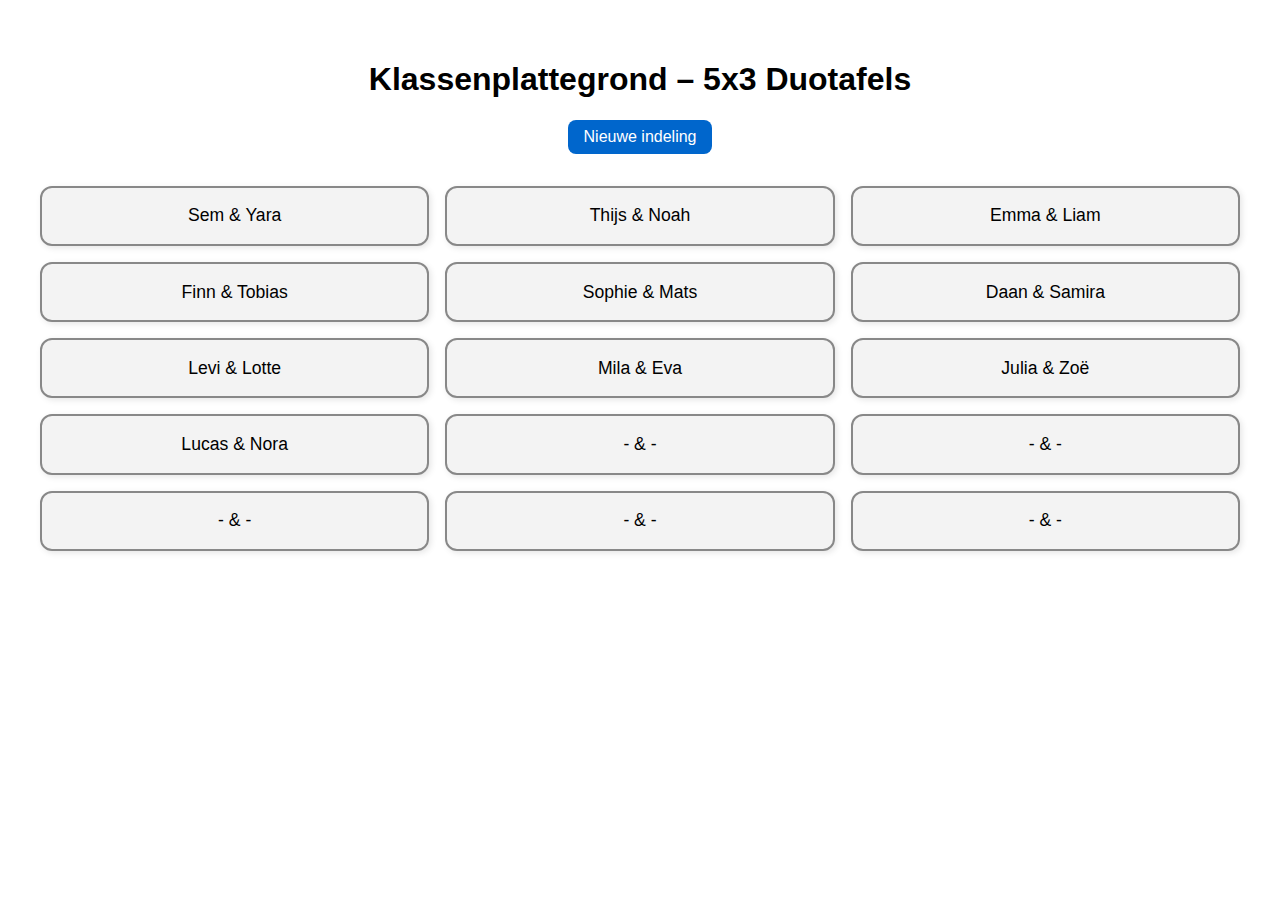
<file: Klassenplattegrond_Interactief.html>
<!DOCTYPE html>
<html lang="nl">
<head>
  <meta charset="UTF-8" />
  <meta name="viewport" content="width=device-width, initial-scale=1.0" />
  <title>Klassenplattegrond – 5x3 Duotafels</title>
  <style>
    body {
      font-family: sans-serif;
      text-align: center;
      padding: 2em;
    }
    .grid {
      display: grid;
      grid-template-columns: repeat(3, 1fr);
      grid-template-rows: repeat(5, auto);
      gap: 1em;
      margin-top: 2em;
    }
    .tafel {
      border: 2px solid #888;
      border-radius: 12px;
      padding: 1em;
      font-size: 1.1em;
      background-color: #f3f3f3;
      box-shadow: 2px 2px 6px rgba(0,0,0,0.1);
    }
    button {
      padding: 0.5em 1em;
      font-size: 1em;
      border: none;
      border-radius: 8px;
      background-color: #0066cc;
      color: white;
      cursor: pointer;
    }
    button:hover {
      background-color: #004c99;
    }
  </style>
</head>
<body>
  <h1>Klassenplattegrond – 5x3 Duotafels</h1>
  <button onclick="husselTweetallen()">Nieuwe indeling</button>

  <div class="grid" id="plattegrond"></div>

  <script>
    const leerlingen = [
      "Samira", "Daan", "Tobias", "Yara", "Levi", "Mila",
      "Noah", "Sophie", "Liam", "Emma", "Finn", "Julia",
      "Lucas", "Nora", "Sem", "Lotte", "Thijs", "Eva",
      "Mats", "Zoë"
    ];

    function husselTweetallen() {
      const shuffled = [...leerlingen].sort(() => 0.5 - Math.random());
      const grid = document.getElementById("plattegrond");
      grid.innerHTML = "";

      for (let i = 0; i < 15; i++) {
        const naam1 = shuffled[i * 2] || "-";
        const naam2 = shuffled[i * 2 + 1] || "-";
        const div = document.createElement("div");
        div.className = "tafel";
        div.textContent = naam1 + " & " + naam2;
        grid.appendChild(div);
      }
    }

    // Initieel laden
    husselTweetallen();
  </script>
</body>
</html>
</file>
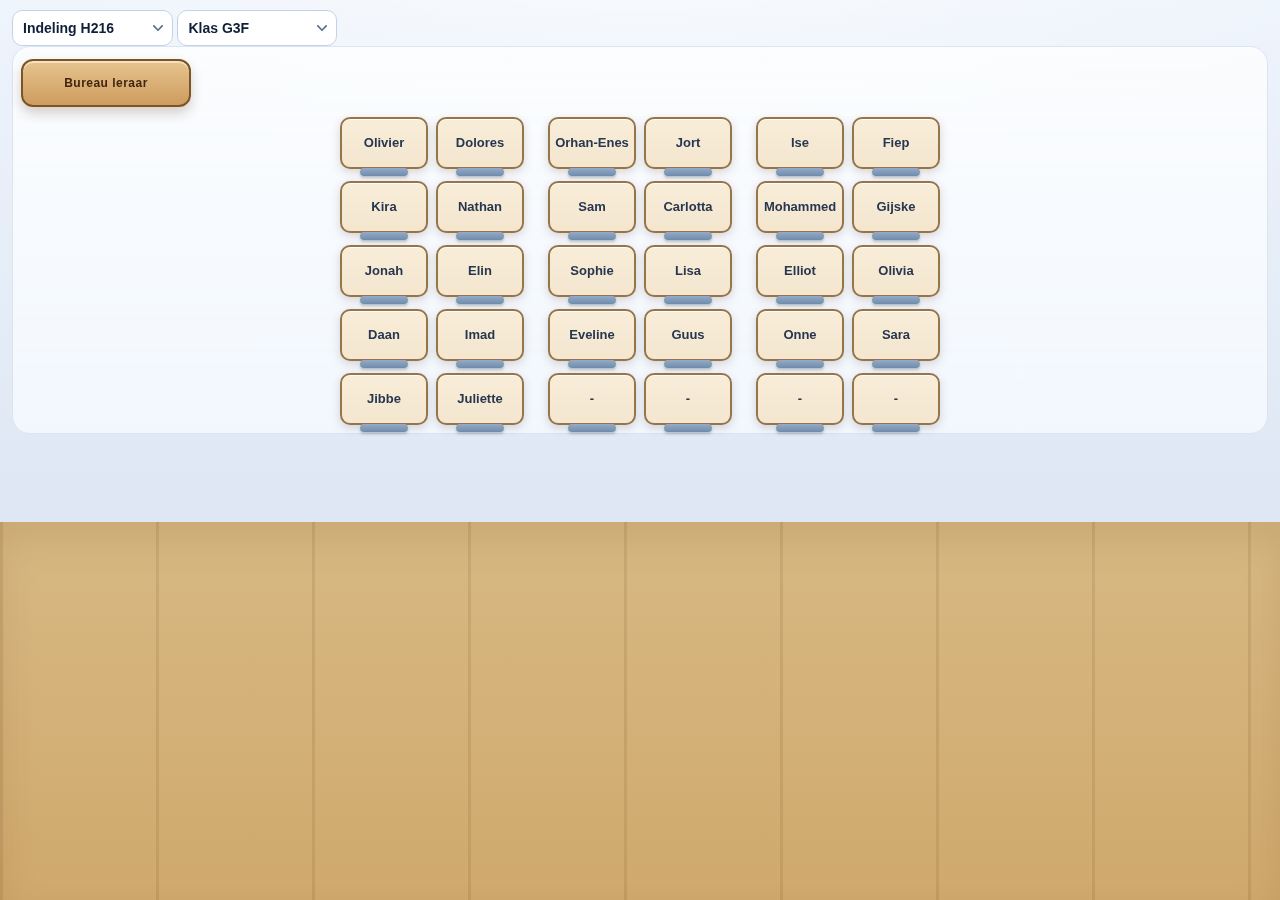
<file: leeglokaal.html>
<!DOCTYPE html>
<html lang="nl">
<head>
  <meta charset="UTF-8" />
  <meta name="viewport" content="width=device-width, initial-scale=1.0" />
  <title>Klassenplattegrond</title>

  <!-- Externe stijlen -->
  <link rel="stylesheet" href="css/style.css" />

  <!-- JavaScript-module voor opstarten -->
  <script type="module" src="js/init.js"></script>
</head>
<body>
  <!-- Keuzemenu's voor indeling en klas -->
  <div class="indeling-knop">
    <select id="indelingSelect">
      <option value="h216">Indeling H216</option>
      <option value="u008">Indeling U008</option>
      <option value="groepjes">Indeling Groepjes</option>
    </select>

    <select id="klasSelect">
      <!-- Wordt automatisch gevuld via JS -->
    </select>
  </div>

  <!-- Hoofdcontainer met plattegrond en leraarsbureau -->
  <div class="container">
    <div class="grid-wrapper">
      <div class="bureau-rij">
        <div class="leraar-bureau">Bureau leraar</div>
      </div>
      <div class="grid" id="plattegrond">
        <!-- Hier komen de tafels/groepjes dynamisch via JS -->
      </div>
    </div>
  </div>
</body>
</html>
</file>
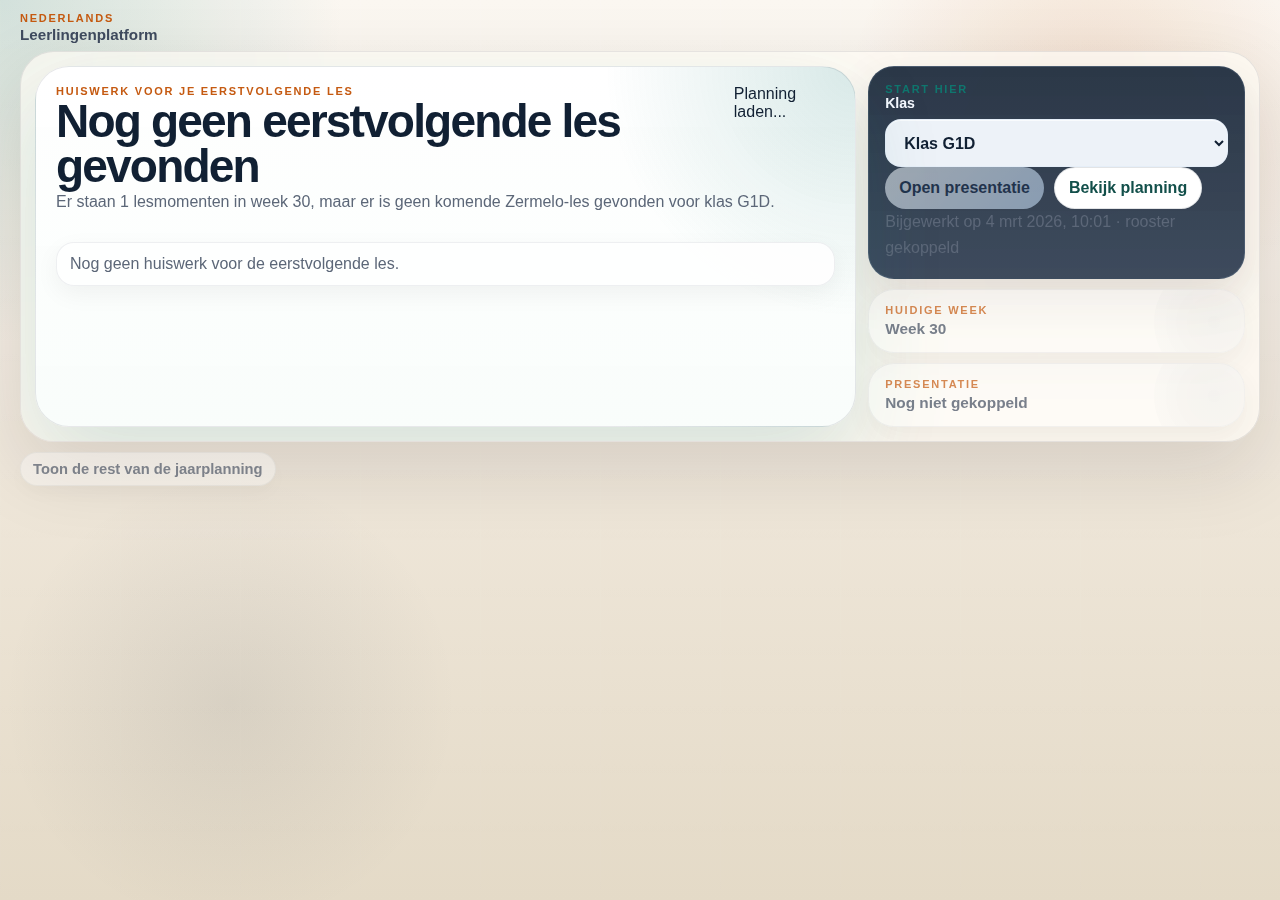
<file: leerlingen.html>
<!DOCTYPE html>
<html lang="nl">
<head>
  <meta charset="UTF-8" />
  <meta name="viewport" content="width=device-width, initial-scale=1.0" />
  <title>Jaarplanning | Nederlands</title>
  <link rel="icon" type="image/svg+xml" href="favicon.svg?v=20260305-01" />
  <link rel="stylesheet" href="css/student-portal.css?v=20260323-02" />
  <script>
    window.STUDENT_PORTAL_CONFIG = {
      planningUrl: 'js/jaarplanning-live.json',
      classesUrl: 'js/leerlingen_per_klas.json',
      agendaUrl: 'js/zermelo-agenda-live.json',
      internalHubUrl: 'index.html'
    };
  </script>
  <script type="module" src="js/student-portal.js?v=20260323-02"></script>
</head>
<body>
  <main class="portal-shell">
    <header class="portal-masthead">
      <div class="masthead-brand">
        <p class="masthead-eyebrow">Nederlands</p>
        <p class="masthead-title">Leerlingenplatform</p>
      </div>
      <div class="masthead-tags" aria-label="Platformkenmerken">
        <span class="masthead-tag">Jaarplanning</span>
        <span class="masthead-tag">Presentaties</span>
        <span class="masthead-tag">Huiswerk</span>
      </div>
    </header>

    <section class="student-stage">
      <article class="next-lesson-card next-lesson-card-primary">
        <div class="next-lesson-head">
          <div>
            <p class="overview-label">Huiswerk voor je eerstvolgende les</p>
            <h2 id="currentWeekTitle">Nog geen les gevonden</h2>
          </div>
          <div id="currentWeekFocus" class="focus-band">Planning laden...</div>
        </div>
        <p id="currentWeekSummary" class="overview-text">De planning wordt opgehaald.</p>
        <div id="homeworkSummary" class="stack-list next-lesson-homework"></div>
      </article>

      <aside class="student-sidebar">
        <article class="sidebar-card sidebar-card-primary">
          <p class="hero-panel-kicker">Start hier</p>
          <label class="portal-field">
            <span>Klas</span>
            <select id="classSelect"></select>
          </label>
          <div class="hero-panel-actions">
            <button id="openNextPresentationBtn" class="portal-button portal-button-primary" type="button">Open presentatie</button>
            <button id="jumpToCurrentWeekBtn" class="portal-button portal-button-secondary" type="button">Bekijk planning</button>
          </div>
          <p id="portalMeta" class="portal-meta">Planning laden...</p>
        </article>

        <article class="overview-card overview-card-compact overview-card-muted">
          <p class="overview-label">Huidige week</p>
          <p class="overview-kpi" id="currentWeekChip">Week --</p>
        </article>

        <article class="overview-card overview-card-compact overview-card-muted">
          <p class="overview-label">Presentatie</p>
          <p class="overview-kpi" id="presentationStatus">Nog niet gekoppeld</p>
        </article>
      </aside>
    </section>

    <details id="timelineDetails" class="timeline-details">
      <summary class="timeline-summary">Toon de rest van de jaarplanning</summary>
      <section class="timeline-head">
        <div>
          <p class="overview-label">Jaarplanning</p>
          <h2>Alle weken van je klas</h2>
        </div>
        <p class="timeline-help">Klik op een les om de presentatie te openen en navigeer rustig door de slides.</p>
      </section>

      <nav id="weekJumpBar" class="week-jump-bar" aria-label="Snelle weeknavigatie"></nav>
      <section id="weeksGrid" class="weeks-grid" aria-live="polite"></section>
    </details>
  </main>

  <dialog id="presentationDialog" class="presentation-dialog">
    <form method="dialog" class="presentation-dialog-shell">
      <header class="presentation-dialog-head">
        <div>
          <p class="overview-label">Lespresentatie</p>
          <h2 id="dialogTitle">Presentatie</h2>
          <p id="dialogMeta" class="dialog-meta">Lesoverzicht</p>
        </div>
        <button class="dialog-close" type="submit" aria-label="Sluiten">Sluit</button>
      </header>
      <section id="dialogStage" class="presentation-stage"></section>
      <footer class="presentation-dialog-foot">
        <p class="dialog-hint">Gebruik de knoppen om door de les te gaan.</p>
        <button id="dialogPrev" class="portal-button portal-button-secondary" type="button">Vorige</button>
        <p id="dialogCounter" class="dialog-counter">0 / 0</p>
        <button id="dialogNext" class="portal-button portal-button-secondary" type="button">Volgende</button>
      </footer>
    </form>
  </dialog>
</body>
</html>
</file>
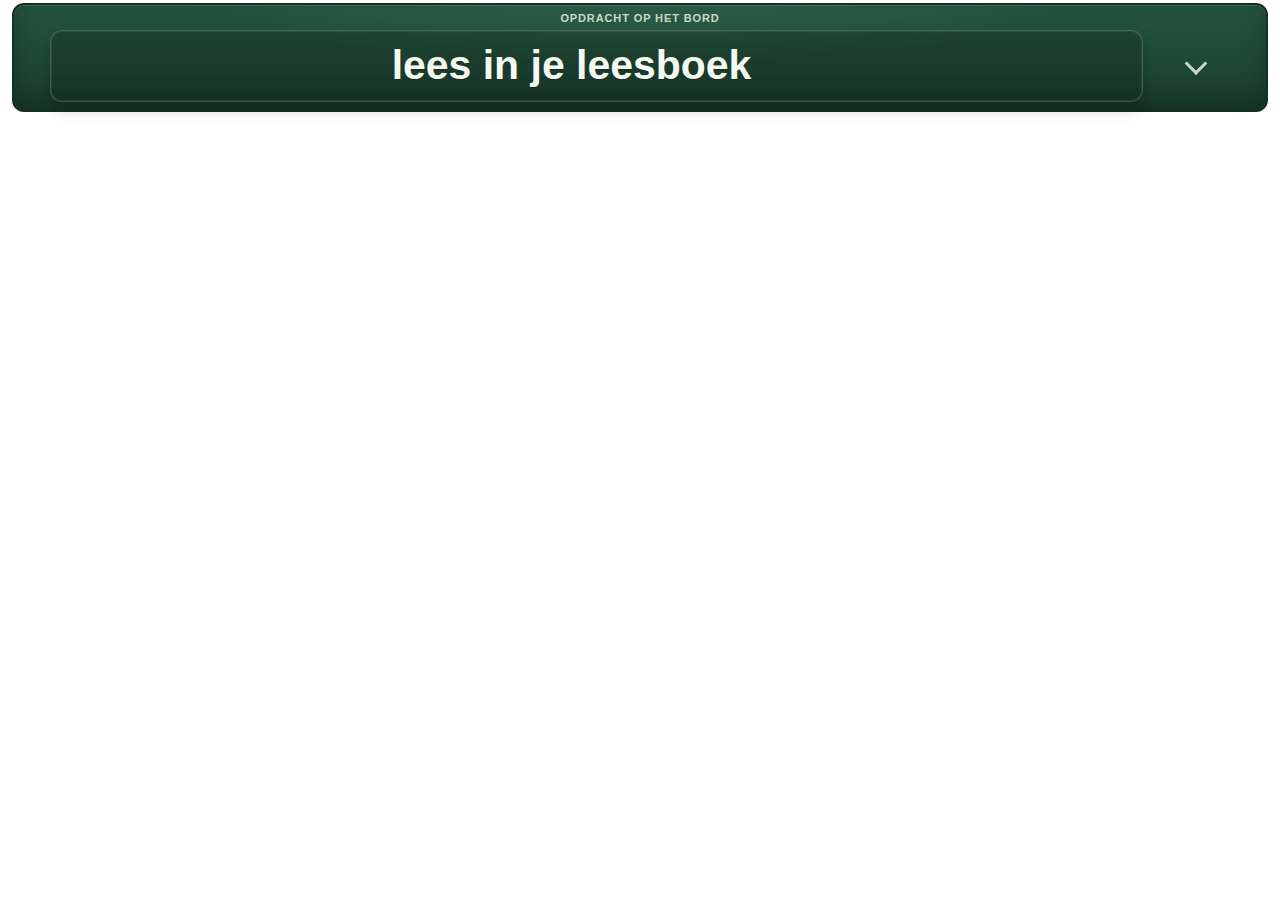
<file: opdracht.html>
<!DOCTYPE html>
<html lang="nl">
<head>
  <meta charset="UTF-8" />
  <meta name="viewport" content="width=device-width, initial-scale=1.0"/>
  <title>Opdracht</title>
  <style>
    :root {
      --board-dark: #1a3d2d;
      --board-mid: #24543f;
      --chalk: #f4f8f1;
      --chalk-soft: #cad8cb;
      --line: rgba(212, 233, 220, 0.22);
      --font-ui: "Avenir Next", "Segoe UI", "Helvetica Neue", Arial, sans-serif;
      --font-chalk: "Avenir Next", "Segoe UI", "Helvetica Neue", Arial, sans-serif;
    }

    html,
    body {
      margin: 0;
      background: transparent;
    }

    body {
      min-height: 110px;
      padding: 2px;
      display: flex;
      align-items: center;
      justify-content: center;
      font-family: var(--font-ui);
    }

    .board {
      width: min(1260px, 96vw);
      border-radius: 12px;
      border: 2px solid #142f24;
      background:
        radial-gradient(1000px 260px at 50% -90px, rgba(147, 206, 170, 0.2), transparent 58%),
        linear-gradient(180deg, var(--board-mid), var(--board-dark));
      box-shadow:
        inset 0 1px 0 rgba(214, 243, 224, 0.16),
        inset 0 -10px 24px rgba(0, 0, 0, 0.24);
      padding: 8px 12px;
      display: grid;
      gap: 6px;
      justify-items: center;
    }

    .label {
      margin: 0;
      color: var(--chalk-soft);
      font-size: 11px;
      font-weight: 800;
      letter-spacing: 0.08em;
      text-transform: uppercase;
      line-height: 1;
    }

    .opdracht-menu {
      position: relative;
      width: min(1180px, 94vw);
    }

    select {
      width: 100%;
      height: 72px;
      border-radius: 12px;
      border: 1px solid var(--line);
      background: rgba(9, 21, 16, 0.22);
      color: var(--chalk);
      text-shadow: 0 1px 1px rgba(0, 0, 0, 0.25);
      appearance: none;
      text-align: center;
      font-size: clamp(28px, 3.2vw, 44px);
      font-weight: 900;
      line-height: 1.1;
      padding: 0 70px 0 20px;
      cursor: pointer;
      box-shadow:
        inset 0 0 0 1px rgba(227, 246, 232, 0.08),
        0 8px 14px rgba(0, 0, 0, 0.18);
    }

    select:focus {
      outline: none;
      border-color: rgba(222, 246, 227, 0.54);
      box-shadow:
        inset 0 0 0 1px rgba(227, 246, 232, 0.15),
        0 0 0 3px rgba(193, 232, 203, 0.2);
    }

    .opdracht-menu::after {
      content: "";
      position: absolute;
      right: 26px;
      top: 50%;
      width: 13px;
      height: 13px;
      border-right: 3px solid #dbe9de;
      border-bottom: 3px solid #dbe9de;
      transform: translateY(-65%) rotate(45deg);
      pointer-events: none;
      opacity: 0.9;
    }

    option {
      color: #10271d;
      background: #eff6f1;
      font-size: 18px;
    }

    @media (max-width: 980px) {
      body {
        min-height: 92px;
      }

      .board {
        width: min(98vw, 1260px);
        padding: 7px 8px;
      }

      .label {
        font-size: 10px;
      }

      .opdracht-menu {
        width: 100%;
      }

      select {
        height: 56px;
        font-size: clamp(20px, 5vw, 30px);
        padding: 0 52px 0 14px;
      }

      .opdracht-menu::after {
        right: 16px;
        width: 10px;
        height: 10px;
      }
    }
  </style>
</head>
<body>
  <section class="board" role="region" aria-label="Lesopdracht op schoolbord">
    <p class="label">Opdracht op het bord</p>

    <div class="opdracht-menu">
      <select id="opdrachtSelect" aria-label="Kies een opdracht">
        <option>lees in je leesboek</option>
        <option>Zoek je plek en pak je spullen</option>
        <option>Werk aan de opdracht. Klaar? Lees in je leesboek.</option>
        <option>Overleg in tweetallen</option>
        <option>Bereid je presentatie voor</option>
      </select>
    </div>
  </section>

  <script>
    const select = document.getElementById('opdrachtSelect');
    const BOARD_ASSIGNMENT_KEY = 'lespresentatie.boardAssignmentText';

    function fitToLongest() {
      const probe = document.createElement('span');
      probe.style.cssText = 'position:absolute;visibility:hidden;white-space:nowrap;left:-9999px;top:-9999px;';
      document.body.appendChild(probe);

      const cs = getComputedStyle(select);
      probe.style.font = cs.font;

      let longest = '';
      for (const option of select.options) {
        if (option.text.length > longest.length) longest = option.text;
      }
      probe.textContent = longest;

      const menu = document.querySelector('.opdracht-menu');
      const available = menu.clientWidth;
      const need = probe.offsetWidth + 120;
      select.style.width = Math.min(available, need) + 'px';

      probe.remove();
    }

    function optionTextFor(value) {
      const target = String(value || '').trim();
      if (!target) return '';
      const options = [...select.options];
      const exact = options.find((option) => option.text === target);
      if (exact) return exact.text;
      const foldedTarget = target.toLocaleLowerCase('nl-NL');
      const loose = options.find((option) => String(option.text || '').trim().toLocaleLowerCase('nl-NL') === foldedTarget);
      return loose ? loose.text : '';
    }

    function applyStoredAssignment(value) {
      const text = optionTextFor(value);
      if (!text) return;
      select.value = text;
      fitToLongest();
    }

    fitToLongest();
    applyStoredAssignment(localStorage.getItem(BOARD_ASSIGNMENT_KEY));
    window.addEventListener('resize', fitToLongest);
    select.addEventListener('change', fitToLongest);
    window.addEventListener('storage', (event) => {
      if (event.key !== BOARD_ASSIGNMENT_KEY) return;
      applyStoredAssignment(event.newValue);
    });
  </script>
</body>
</html>
</file>
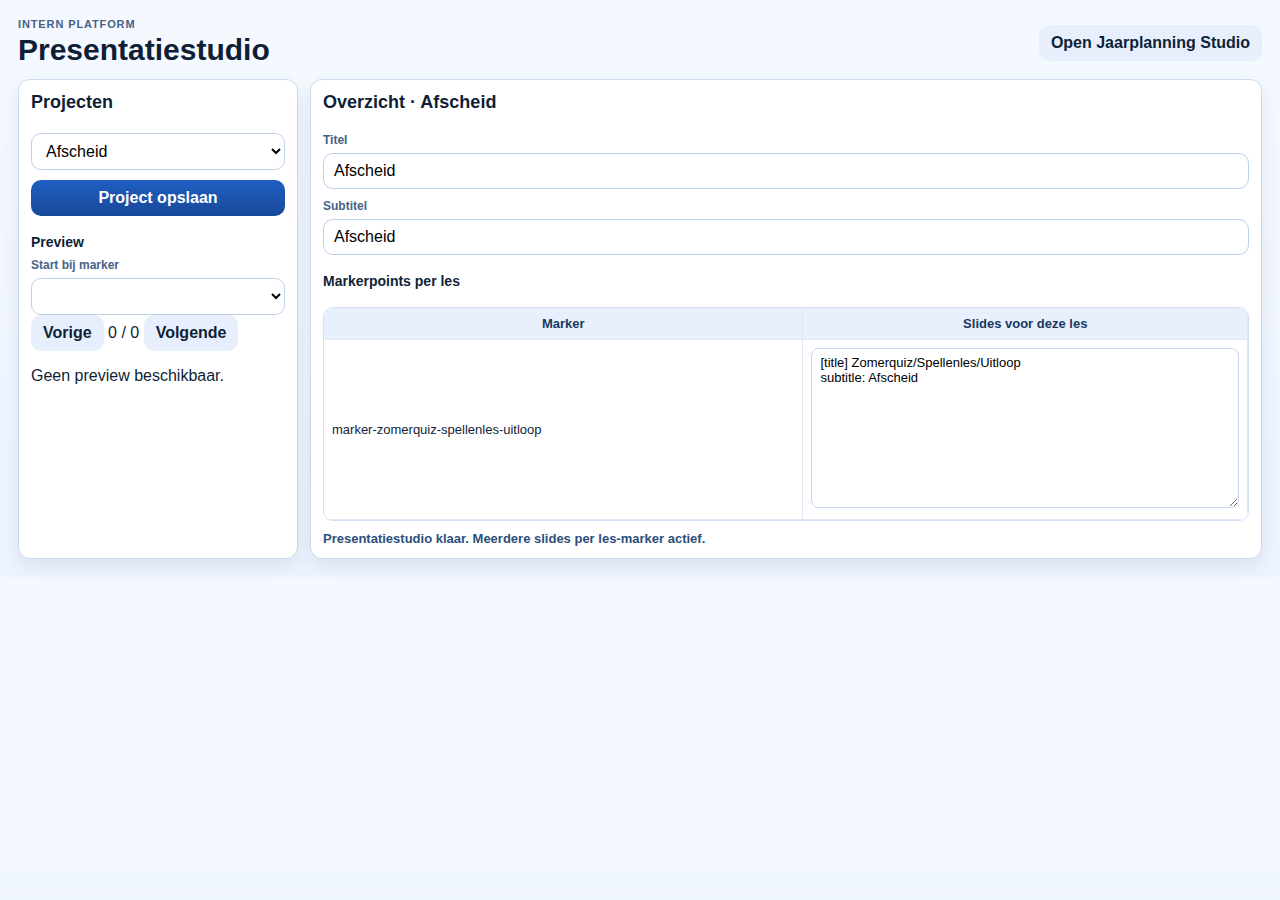
<file: presentatie-studio.html>
<!DOCTYPE html>
<html lang="nl">
<head>
  <meta charset="UTF-8" />
  <meta name="viewport" content="width=device-width, initial-scale=1.0" />
  <title>Presentatiestudio</title>
  <link rel="stylesheet" href="css/presentatie-studio.css?v=20260304-07" />
  <script type="module" src="js/presentatie-studio.js?v=20260304-07"></script>
</head>
<body>
  <main class="studio-layout">
    <header class="studio-header">
      <div>
        <p class="studio-kicker">Intern Platform</p>
        <h1>Presentatiestudio</h1>
      </div>
      <div class="studio-actions">
        <a href="jaarplanning-studio.html" class="btn btn-secondary" target="_blank" rel="noopener noreferrer">Open Jaarplanning Studio</a>
      </div>
    </header>

    <section class="studio-grid">
      <aside class="studio-card sidebar">
        <h2>Projecten</h2>
        <select id="projectSelect"></select>
        <button id="saveProjectBtn" type="button" class="btn btn-primary">Project opslaan</button>

        <div class="preview-controls">
          <h3>Preview</h3>
          <label class="field">
            <span>Start bij marker</span>
            <select id="previewMarkerSelect"></select>
          </label>
          <div class="preview-nav">
            <button id="previewPrevBtn" type="button" class="btn btn-secondary">Vorige</button>
            <span id="previewCounter" class="preview-counter">0 / 0</span>
            <button id="previewNextBtn" type="button" class="btn btn-secondary">Volgende</button>
          </div>
          <div id="previewStage" class="preview-stage">
            <p class="preview-empty">Geen preview beschikbaar.</p>
          </div>
        </div>
      </aside>

      <section class="studio-card editor">
        <h2 id="projectTitle">Overzichtspresentatie</h2>
        <label class="field">
          <span>Titel</span>
          <input id="deckTitleInput" type="text" />
        </label>
        <label class="field">
          <span>Subtitel</span>
          <input id="deckSubtitleInput" type="text" />
        </label>
        <h3>Markerpoints per les</h3>
        <div class="table-wrap">
          <table class="markers-table">
            <thead>
              <tr>
                <th>Marker</th>
                <th>Slides voor deze les</th>
              </tr>
            </thead>
            <tbody id="markerBody"></tbody>
          </table>
        </div>
        <p id="statusLine" class="status-line">Studio laden...</p>
      </section>
    </section>
  </main>
</body>
</html>
</file>
<file: css/internal-shell.css>
:root {
  --shell-bg: #f1eadf;
  --shell-surface: rgba(255, 252, 247, 0.82);
  --shell-surface-strong: rgba(255, 255, 255, 0.9);
  --shell-line: rgba(58, 46, 30, 0.12);
  --shell-ink: #17212e;
  --shell-muted: #667182;
  --shell-primary: #145c70;
  --shell-primary-deep: #0d3f4d;
  --shell-accent: #a15f12;
  --shell-shadow: 0 26px 70px rgba(35, 29, 19, 0.12);
  --shell-shadow-sm: 0 12px 26px rgba(35, 29, 19, 0.08);
  --shell-radius-xl: 32px;
  --shell-radius-lg: 24px;
  --font-ui: "Avenir Next", "Gill Sans", "Trebuchet MS", sans-serif;
}

* { box-sizing: border-box; }

body {
  margin: 0;
  min-height: 100vh;
  font-family: var(--font-ui);
  color: var(--shell-ink);
  background:
    radial-gradient(circle at top left, rgba(20, 92, 112, 0.14), transparent 24%),
    radial-gradient(circle at 84% 18%, rgba(161, 95, 18, 0.14), transparent 18%),
    linear-gradient(180deg, #fbf8f2 0%, var(--shell-bg) 100%);
}

.shell-layout {
  width: min(1140px, calc(100vw - 32px));
  margin: 0 auto;
  padding: 28px 0 72px;
  display: grid;
  gap: 22px;
}

.shell-masthead {
  display: flex;
  align-items: center;
  justify-content: space-between;
  gap: 18px;
}

.shell-masthead-title {
  margin: 2px 0 0;
  font-size: 1.02rem;
  font-weight: 800;
  color: var(--shell-muted);
}

.shell-badges {
  display: flex;
  flex-wrap: wrap;
  gap: 10px;
}

.shell-badge {
  display: inline-flex;
  min-height: 36px;
  align-items: center;
  padding: 0 14px;
  border-radius: 999px;
  background: rgba(255, 255, 255, 0.65);
  border: 1px solid rgba(58, 46, 30, 0.08);
  box-shadow: var(--shell-shadow-sm);
  color: var(--shell-muted);
  font-size: 0.92rem;
  font-weight: 700;
}

.shell-hero,
.shell-card,
.shell-highlight {
  border: 1px solid var(--shell-line);
  border-radius: var(--shell-radius-lg);
  background: var(--shell-surface);
  backdrop-filter: blur(16px);
  box-shadow: var(--shell-shadow);
}

.shell-hero {
  padding: 36px;
  border-radius: var(--shell-radius-xl);
}

.shell-kicker,
.shell-card-label {
  margin: 0 0 10px;
  font-size: 12px;
  font-weight: 800;
  letter-spacing: 0.14em;
  text-transform: uppercase;
  color: var(--shell-accent);
}

.shell-hero h1,
.shell-card h2 {
  margin: 0;
}

.shell-hero h1 {
  max-width: 12ch;
  font-size: clamp(2.7rem, 6vw, 5rem);
  line-height: 0.92;
  letter-spacing: -0.05em;
}

.shell-intro {
  max-width: 70ch;
  font-size: 1.05rem;
  line-height: 1.7;
  color: var(--shell-muted);
}

.shell-highlight-row,
.shell-actions,
.shell-grid {
  display: flex;
  flex-wrap: wrap;
  gap: 14px;
}

.shell-highlight {
  flex: 1 1 240px;
  padding: 18px;
  background: var(--shell-surface-strong);
  box-shadow: var(--shell-shadow-sm);
}

.shell-highlight strong {
  display: block;
  font-size: 1.1rem;
  line-height: 1.4;
}

.shell-button,
.shell-inline-link {
  display: inline-flex;
  align-items: center;
  justify-content: center;
  min-height: 50px;
  border-radius: 999px;
  text-decoration: none;
  font-weight: 800;
  transition: transform 160ms ease, box-shadow 160ms ease;
}

.shell-button:hover,
.shell-inline-link:hover {
  transform: translateY(-1px);
}

.shell-button {
  padding: 0 22px;
}

.shell-button-primary {
  background: linear-gradient(135deg, var(--shell-primary), var(--shell-primary-deep));
  color: #fff;
  box-shadow: 0 18px 34px rgba(20, 92, 112, 0.22);
}

.shell-button-secondary {
  background: rgba(255, 255, 255, 0.75);
  border: 1px solid var(--shell-line);
  color: var(--shell-primary-deep);
}

.shell-grid {
  display: grid;
  grid-template-columns: repeat(3, minmax(0, 1fr));
  align-items: stretch;
}

.shell-card {
  padding: 24px;
}

.shell-card p {
  color: var(--shell-muted);
  line-height: 1.6;
}

.shell-inline-link {
  justify-content: flex-start;
  min-height: 0;
  color: var(--shell-primary);
}

@media (max-width: 780px) {
  .shell-layout {
    padding-top: 18px;
  }

  .shell-masthead,
  .shell-actions {
    flex-direction: column;
    align-items: flex-start;
  }

  .shell-grid {
    grid-template-columns: 1fr;
  }

  .shell-hero {
    padding: 24px;
  }

  .shell-hero h1 {
    max-width: none;
  }
}
</file>
<file: docs/css/style.css>
:root {
  --primaire-kleur: #2d5fb5;
  --hover-kleur: #1d3f81;
  --achtergrond: #dfe8f4;

  --ink-950: #0f1f37;
  --ink-800: #2f4464;
  --ink-600: #607899;

  --surface: #ffffff;
  --surface-soft: #f5f8fd;
  --line: #d2dcee;
  --line-strong: #bccde7;

  --wood-1: #d8b47d;
  --wood-2: #c79756;
  --wood-3: #9f6f34;

  --desk-top: #f4e6cf;
  --desk-edge: #98744a;
  --chair: #6f8bac;

  --danger: #c5403a;

  --radius-sm: 10px;
  --radius-md: 14px;
  --radius-lg: 18px;
  --radius-xl: 24px;

  --shadow-xs: 0 2px 8px rgba(16, 31, 56, 0.08);
  --shadow-sm: 0 10px 24px rgba(16, 31, 56, 0.12);
  --shadow-md: 0 16px 36px rgba(16, 31, 56, 0.16);

  --drawer-width: 380px;
  --timer-width: 320px;
  --content-max: 1960px;

  --font-ui: "Avenir Next", "Segoe UI", "Helvetica Neue", Arial, sans-serif;
}

* { box-sizing: border-box; }

html,
body {
  height: 100%;
}

body {
  margin: 0;
  overflow: hidden;
  font-family: var(--font-ui);
  color: var(--ink-950);
  background: linear-gradient(180deg, #f3f7fd 0%, #e9f0f9 100%);
  padding: 10px 12px;
  position: relative;
}

body::after {
  content: none;
}

.floating-card {
  border: 1px solid var(--line);
  border-radius: var(--radius-lg);
  background: rgba(255, 255, 255, 0.95);
  backdrop-filter: blur(6px);
  box-shadow: var(--shadow-sm);
  overflow: hidden;
}

#opdrachtMount {
  margin: 0 0 6px;
  width: min(var(--content-max), calc(100vw - 24px));
  max-width: calc(100vw - 24px);
  position: relative;
  margin-left: auto;
  margin-right: auto;
  border-radius: 18px;
  border: 4px solid var(--wood-3);
  background: linear-gradient(150deg, #edcc9a, #c38b4c 50%, #9f6f34);
  box-shadow:
    0 14px 28px rgba(23, 37, 62, 0.2),
    inset 0 1px 0 rgba(255, 240, 216, 0.5);
  padding: 7px;
}

.opdracht-board {
  display: grid;
  gap: 6px;
  justify-items: center;
}

.opdracht-label {
  margin: 0;
  color: #f2f6ec;
  font-size: 11px;
  font-weight: 800;
  letter-spacing: 0.08em;
  text-transform: uppercase;
  line-height: 1;
}

.opdracht-menu {
  position: relative;
  width: 100%;
  display: flex;
  justify-content: center;
}

#opdrachtSelect {
  width: 100% !important;
  min-width: 0;
  max-width: 100%;
  display: block;
  margin-left: auto;
  margin-right: auto;
  appearance: none;
  height: 56px;
  border-radius: 12px;
  border: 1px solid rgba(212, 233, 220, 0.22);
  background: linear-gradient(180deg, #24543f, #1a3d2d);
  color: #f4f8f1;
  text-shadow: 0 1px 1px rgba(0, 0, 0, 0.25);
  text-align: center;
  text-align-last: center;
  font-size: clamp(24px, 2.8vw, 38px);
  font-weight: 900;
  line-height: 1.1;
  padding: 0 72px;
  cursor: pointer;
  box-shadow:
    inset 0 0 0 1px rgba(227, 246, 232, 0.08),
    0 8px 14px rgba(0, 0, 0, 0.18);
}

#opdrachtSelect option {
  text-align: center;
}

#opdrachtSelect:focus {
  border-color: rgba(222, 246, 227, 0.54);
  box-shadow:
    inset 0 0 0 1px rgba(227, 246, 232, 0.15),
    0 0 0 3px rgba(193, 232, 203, 0.2);
}

.opdracht-menu::after {
  content: "";
  position: absolute;
  right: 24px;
  top: 50%;
  width: 13px;
  height: 13px;
  border-right: 3px solid #dbe9de;
  border-bottom: 3px solid #dbe9de;
  transform: translateY(-65%) rotate(45deg);
  pointer-events: none;
  opacity: 0.9;
}

#timerDock {
  position: fixed;
  top: 10px;
  right: 10px;
  width: var(--timer-width);
  z-index: 35;
}

.clock-timer {
  border-radius: 24px;
  border: none;
  background: transparent;
  box-shadow: none;
  backdrop-filter: none;
  padding: 10px;
  display: grid;
  gap: 7px;
  color: #edf4ff;
}

.timer-head {
  display: flex;
  align-items: center;
  justify-content: space-between;
  gap: 8px;
}

.timer-title {
  margin: 0;
  font-size: 16px;
  font-weight: 900;
}

.timer-hotkeys {
  border: 1px solid rgba(188, 215, 247, 0.34);
  border-radius: 999px;
  padding: 2px 8px;
  font-size: 10px;
  color: #d2e5ff;
  background: rgba(9, 19, 35, 0.36);
  box-shadow: inset 0 1px 0 rgba(255, 255, 255, 0.08);
  white-space: nowrap;
}

.clock-wrap {
  display: grid;
  place-items: center;
  padding: 1px 0;
  gap: 7px;
}

.clock-face {
  position: relative;
  width: 228px;
  aspect-ratio: 1 / 1;
  border-radius: 50%;
  border: 10px solid rgba(176, 208, 248, 0.28);
  background:
    radial-gradient(circle at 30% 18%, rgba(172, 209, 255, 0.35) 0%, rgba(172, 209, 255, 0) 42%),
    radial-gradient(circle at 50% 34%, #2e5788 0%, #17375e 57%, #102541 100%);
  box-shadow:
    inset 0 2px 0 rgba(255, 255, 255, 0.14),
    inset 0 -16px 28px rgba(5, 12, 22, 0.48),
    0 18px 30px rgba(7, 16, 31, 0.42);
  overflow: hidden;
  touch-action: none;
  cursor: crosshair;
}

.clock-face::before {
  content: "";
  position: absolute;
  inset: 12px;
  border-radius: 50%;
  pointer-events: none;
  z-index: 0;
  border: 1px solid rgba(208, 230, 255, 0.18);
  box-shadow:
    inset 0 0 0 5px rgba(8, 23, 42, 0.22),
    inset 0 12px 26px rgba(239, 248, 255, 0.06);
}

.clock-face::after {
  content: "";
  position: absolute;
  inset: 18px;
  border-radius: 50%;
  pointer-events: none;
  z-index: 3;
  background: linear-gradient(160deg, rgba(255, 255, 255, 0.14) 0%, rgba(255, 255, 255, 0.02) 40%, rgba(255, 255, 255, 0) 65%);
  mix-blend-mode: screen;
}

.clock-face.edge-draggable {
  cursor: grab;
}

.clock-face.dragging-dock {
  cursor: grabbing;
}

.clock-bezel {
  position: absolute;
  inset: 6px;
  z-index: 0;
  border-radius: 50%;
  border: 1px solid rgba(203, 228, 255, 0.26);
  box-shadow:
    inset 0 0 0 8px rgba(6, 16, 30, 0.2),
    inset 0 8px 14px rgba(229, 242, 255, 0.08);
}

.clock-progress {
  position: absolute;
  inset: 10px;
  z-index: 1;
  border-radius: 50%;
  background: conic-gradient(from var(--start-angle, 0deg), rgba(108, 204, 255, 0.97) calc(var(--pct, 0) * 1%), rgba(164, 198, 245, 0.04) 0);
  opacity: 0.95;
  box-shadow:
    inset 0 0 0 1px rgba(160, 219, 255, 0.24),
    0 0 12px rgba(93, 190, 255, 0.32);
}

.clock-dial {
  position: absolute;
  inset: 0;
  z-index: 2;
}

.clock-tick {
  position: absolute;
  left: 50%;
  top: 50%;
  width: 2px;
  height: 10px;
  z-index: 2;
  border-radius: 2px;
  background: rgba(218, 232, 249, 0.6);
  transform-origin: 50% 50%;
  transform: translate(-50%, -50%) rotate(var(--tick-rot, 0deg)) translateY(-102px);
}

.clock-tick.big {
  width: 3px;
  height: 18px;
  background: rgba(244, 250, 255, 0.94);
  box-shadow: 0 0 6px rgba(204, 232, 255, 0.44);
}

.clock-lesson-marker {
  position: absolute;
  left: 50%;
  top: 50%;
  width: 4px;
  height: 18px;
  border-radius: 3px;
  z-index: 4;
  transform-origin: 50% 50%;
  transform: translate(-50%, -50%) rotate(var(--lesson-angle, 0deg)) translateY(-102px);
  background: linear-gradient(180deg, #ffc0c0 0%, #ff5353 100%);
  box-shadow:
    0 0 0 1px rgba(255, 190, 190, 0.55),
    0 0 10px rgba(255, 78, 78, 0.7);
  opacity: 0;
  pointer-events: none;
  transition: opacity 120ms ease;
}

.clock-hand {
  position: absolute;
  left: 50%;
  top: 50%;
  z-index: 4;
  width: 6px;
  height: 64px;
  border-radius: 7px;
  background: linear-gradient(180deg, #fefefe 0%, #dbf0ff 35%, #53bdff 100%);
  transform-origin: 50% 88%;
  transform: translate(-50%, -88%) rotate(var(--angle, 0deg));
  box-shadow:
    0 0 0 1px rgba(255, 255, 255, 0.66),
    0 0 14px rgba(118, 210, 255, 0.72);
}

.clock-hand::after {
  content: "";
  position: absolute;
  left: 50%;
  bottom: -10px;
  width: 10px;
  height: 10px;
  border-radius: 50%;
  background: #f8fcff;
  transform: translateX(-50%);
  box-shadow:
    0 0 0 1px rgba(255, 255, 255, 0.78),
    0 0 12px rgba(127, 212, 255, 0.72);
}

.clock-hub {
  position: absolute;
  left: 50%;
  top: 50%;
  width: 17px;
  height: 17px;
  border-radius: 50%;
  z-index: 7;
  transform: translate(-50%, -50%);
  background: radial-gradient(circle at 35% 35%, #ffffff, #a4dbff 62%, #4d9fd7 100%);
  border: 1px solid rgba(255, 255, 255, 0.6);
  box-shadow: 0 0 12px rgba(129, 205, 255, 0.52);
}

.clock-numeral {
  position: absolute;
  left: 50%;
  top: 50%;
  z-index: 4;
  font-size: 15px;
  font-weight: 900;
  letter-spacing: 0.03em;
  color: rgba(236, 246, 255, 0.96);
  text-shadow:
    0 1px 1px rgba(4, 12, 23, 0.5),
    0 0 10px rgba(184, 226, 255, 0.3);
  transform: translate(-50%, -50%) rotate(var(--num-angle, 0deg)) translateY(-84px) rotate(calc(-1 * var(--num-angle, 0deg)));
}

.clock-numeral.n12 {
  --num-angle: 0deg;
}

.clock-numeral.n3 {
  --num-angle: 90deg;
}

.clock-numeral.n6 {
  --num-angle: 180deg;
}

.clock-numeral.n9 {
  --num-angle: 270deg;
}

.clock-digital {
  position: absolute;
  left: 50%;
  bottom: 23px;
  transform: translateX(-50%);
  z-index: 6;
  width: 104px;
  border-radius: 10px;
  border: 1px solid rgba(197, 218, 246, 0.24);
  background: linear-gradient(180deg, rgba(7, 19, 35, 0.58), rgba(5, 14, 27, 0.42));
  box-shadow:
    inset 0 1px 0 rgba(255, 255, 255, 0.08),
    0 6px 12px rgba(0, 0, 0, 0.25);
  backdrop-filter: blur(1px);
  text-align: center;
  padding: 4px 6px;
}

.clock-scrub-hint {
  font-size: 11px;
  font-weight: 700;
  color: #bdd0ee;
  text-align: center;
}

.clock-time {
  font-size: 25px;
  font-weight: 900;
  line-height: 1;
  letter-spacing: 0.03em;
  font-variant-numeric: tabular-nums;
  text-shadow: 0 0 10px rgba(126, 214, 255, 0.36);
}

.clock-state {
  margin-top: 2px;
  font-size: 9px;
  color: #cde1fb;
  font-weight: 800;
  letter-spacing: 0.02em;
}

.clock-state:empty {
  display: none;
}

.timer-panel {
  border: 1px solid rgba(186, 210, 246, 0.16);
  border-radius: 14px;
  background: rgba(11, 25, 43, 0.22);
  padding: 8px;
  display: grid;
  gap: 7px;
}

.timer-nudge {
  display: grid;
  grid-template-columns: repeat(4, 1fr);
  gap: 6px;
}

.timer-chip {
  height: 30px;
  border: 1px solid rgba(186, 210, 246, 0.26);
  border-radius: 999px;
  color: #dcecff;
  background: rgba(204, 223, 246, 0.12);
  font-size: 12px;
  font-weight: 800;
  cursor: pointer;
}

.timer-edit {
  display: grid;
  grid-template-columns: 1fr auto 1fr auto;
  gap: 6px;
  align-items: center;
}

.timer-edit span {
  text-align: center;
  color: #bdd0ee;
  font-weight: 800;
}

#timerDock input[type="number"] {
  height: 36px;
  border-radius: 10px;
  border: 1px solid rgba(186, 210, 246, 0.3);
  background: rgba(8, 18, 33, 0.48);
  color: #edf4ff;
  text-align: center;
  font-size: 15px;
  font-weight: 800;
  font-variant-numeric: tabular-nums;
  padding: 0 6px;
}

.timer-btn.compact {
  height: 32px;
  min-width: 48px;
  padding: 0 10px;
}

#timerDock input[type="number"]:focus {
  outline: none;
  border-color: rgba(100, 197, 255, 0.8);
  box-shadow: 0 0 0 2px rgba(100, 197, 255, 0.22);
}

.timer-actions {
  display: flex;
  gap: 8px;
}

.compact-actions .timer-btn {
  height: 34px;
}

.timer-actions > * { flex: 1; }

.timer-btn {
  height: 36px;
  border: 1px solid rgba(186, 210, 246, 0.26);
  border-radius: 10px;
  color: #edf4ff;
  background: linear-gradient(180deg, rgba(255, 255, 255, 0.11), rgba(255, 255, 255, 0.04));
  font-size: 13px;
  font-weight: 800;
  letter-spacing: 0.01em;
  cursor: pointer;
}

.timer-btn.primary {
  color: #06223f;
  border-color: transparent;
  background: linear-gradient(180deg, #64c5ff, #2b95f5);
}

.timer-btn.warn {
  color: #3d2a00;
  border-color: transparent;
  background: linear-gradient(180deg, #ffd9a0, #f5c15b);
}

.timer-btn.ghost {
  background: linear-gradient(180deg, rgba(196, 216, 247, 0.16), rgba(196, 216, 247, 0.08));
}

.clock-face.done {
  animation: glow 0.9s ease-in-out infinite;
  border-color: rgba(255, 154, 154, 0.56);
  box-shadow:
    0 0 0 5px rgba(255, 113, 113, 0.2),
    inset 0 2px 0 rgba(255, 255, 255, 0.08),
    inset 0 -14px 24px rgba(5, 12, 22, 0.45),
    0 14px 24px rgba(7, 16, 31, 0.4);
}

@keyframes glow {
  0% { transform: scale(1); }
  50% { transform: scale(1.015); }
  100% { transform: scale(1); }
}

.layout {
  display: flex;
  justify-content: center;
  align-items: flex-start;
  width: 100%;
  max-width: min(var(--content-max), calc(100vw - 4px));
  margin: 0 auto;
  position: relative;
}

.board-scaler {
  margin: 0 auto;
  width: min(var(--content-max), calc(100vw - 4px));
}

.plattegrond-frame {
  position: relative;
  width: 100%;
  max-width: 100%;
  border: 1px solid var(--line-strong);
  border-radius: var(--radius-xl);
  background:
    linear-gradient(180deg, #ffffff 0%, #f8fbff 100%);
  box-shadow: 0 10px 28px rgba(16, 31, 56, 0.14);
  padding: 12px;
  transform-origin: top center;
  perspective: 2200px;
}

.plattegrond-flip {
  position: relative;
  transform-style: preserve-3d;
  transition: transform 780ms cubic-bezier(0.22, 0.75, 0.25, 1);
}

.plattegrond-frame.is-flipped .plattegrond-flip {
  transform: rotateY(180deg);
}

.plattegrond-frame.is-flipped {
  min-height: clamp(620px, calc(100vh - 120px), 1080px);
}

.plattegrond-side {
  backface-visibility: hidden;
  border-radius: 16px;
  height: 100%;
}

.plattegrond-front {
  position: relative;
  z-index: 2;
  display: flex;
  flex-direction: column;
  height: 100%;
}

.plattegrond-frame.is-flipped .plattegrond-front {
  pointer-events: none;
}

.plattegrond-back {
  position: absolute;
  inset: 0;
  z-index: 1;
  transform: rotateY(180deg);
  border: 1px solid #c8d9f3;
  background: linear-gradient(160deg, #f2f8ff 0%, #e7f0ff 46%, #d9e7fb 100%);
  box-shadow: inset 0 1px 0 rgba(255, 255, 255, 0.78);
  padding: 10px;
  display: grid;
  grid-template-rows: auto 1fr;
  gap: 10px;
  min-height: 100%;
}

.presentation-embed-actions {
  display: inline-flex;
  gap: 8px;
  align-items: center;
}

.presentation-embed-head {
  display: flex;
  align-items: center;
  justify-content: space-between;
  gap: 10px;
  padding: 4px 4px 8px;
  border-bottom: 1px solid #c3d5f0;
}

.presentation-embed-kicker {
  margin: 0;
  font-size: 11px;
  font-weight: 900;
  text-transform: uppercase;
  letter-spacing: 0.07em;
  color: #4a6892;
}

.presentation-embed-title {
  margin: 2px 0 0;
  font-size: 18px;
  line-height: 1.2;
  color: #173a67;
}

.presentation-back-btn {
  flex-shrink: 0;
}

.presentation-embed-wrap {
  min-height: 100%;
  height: 100%;
  border-radius: 12px;
  border: 1px solid #b7cceb;
  background:
    radial-gradient(110% 90% at 12% 8%, #ffffff 0%, #edf5ff 46%, #d8e8ff 100%),
    repeating-linear-gradient(140deg, rgba(47, 89, 146, 0.04) 0 2px, transparent 2px 18px);
  overflow: hidden;
  position: relative;
}

.presentation-embed-frame {
  width: 100%;
  height: 100%;
  min-height: min(74vh, 900px);
  border: 0;
  display: block;
  background: #fff;
}

.presentation-internal {
  height: 100%;
  min-height: 100%;
  display: grid;
  grid-template-rows: 1fr auto;
  background:
    radial-gradient(120% 120% at 0% 0%, #ffffff 0%, #f5f9ff 38%, #e8f2ff 100%);
}

.presentation-internal-stage {
  padding: 28px 34px;
  overflow: auto;
  display: grid;
  align-content: center;
  justify-items: stretch;
  isolation: isolate;
}

.presentation-slide-card {
  position: relative;
  border-radius: 20px;
  border: 1px solid #c4d8f5;
  background:
    linear-gradient(170deg, rgba(255, 255, 255, 0.95) 0%, rgba(244, 250, 255, 0.92) 56%, rgba(233, 243, 255, 0.92) 100%);
  box-shadow:
    0 24px 40px rgba(39, 76, 126, 0.18),
    inset 0 1px 0 rgba(255, 255, 255, 0.92);
  padding: clamp(22px, 3.8vw, 56px);
  overflow: hidden;
}

.presentation-slide-card::before {
  content: "";
  position: absolute;
  inset: 0 0 auto 0;
  height: 6px;
  background: linear-gradient(90deg, #1652a5 0%, #2f8fd8 42%, #63c0ff 100%);
}

.presentation-slide-title {
  margin: 0;
  font-size: clamp(34px, 4.5vw, 62px);
  line-height: 1.04;
  letter-spacing: -0.01em;
  color: #112f56;
  text-wrap: balance;
  text-shadow: 0 2px 0 rgba(255, 255, 255, 0.45);
}

.presentation-slide-subtitle {
  margin: 14px 0 0;
  font-size: clamp(20px, 2.2vw, 30px);
  color: #2f5c93;
  font-weight: 700;
  line-height: 1.32;
  max-width: 38ch;
}

.presentation-slide-subtitle a {
  color: #1652a5;
  text-decoration: underline;
  text-underline-offset: 0.14em;
}

.presentation-slide-subtitle a:hover {
  color: #0f3e84;
}

.presentation-slide-bullets {
  margin: 18px 0 0;
  padding: 0;
  list-style: none;
  font-size: clamp(20px, 2.25vw, 33px);
  line-height: 1.3;
  color: #133760;
  display: grid;
  gap: 14px;
}

.presentation-slide-bullets li {
  position: relative;
  padding-left: 34px;
}

.presentation-slide-bullets li::before {
  content: "";
  position: absolute;
  left: 0;
  top: 0.48em;
  width: 14px;
  height: 14px;
  border-radius: 999px;
  background: radial-gradient(circle at 28% 24%, #7fc6ff 0%, #3f9de8 45%, #1f5fc3 100%);
  box-shadow: 0 0 0 4px rgba(74, 152, 220, 0.16);
}

.presentation-internal-footer {
  border-top: 1px solid #c4d8f3;
  background: #e8f1ff;
  padding: 10px 12px;
  display: flex;
  align-items: center;
  justify-content: center;
  gap: 10px;
}

.presentation-slide-counter {
  min-width: 72px;
  text-align: center;
  font-weight: 900;
  color: #1b4374;
  font-size: 14px;
}

.presentation-internal-stage.is-animating .presentation-slide-card {
  animation-duration: 340ms;
  animation-fill-mode: both;
  animation-timing-function: cubic-bezier(.2,.7,.2,1);
}

.presentation-internal-stage.is-forward .presentation-slide-card {
  animation-name: presentation-slide-in-forward;
}

.presentation-internal-stage.is-backward .presentation-slide-card {
  animation-name: presentation-slide-in-backward;
}

@keyframes presentation-slide-in-forward {
  from { opacity: 0; transform: translate3d(28px, 0, 0) scale(0.985); filter: blur(1.5px); }
  to { opacity: 1; transform: translate3d(0, 0, 0) scale(1); filter: blur(0); }
}

@keyframes presentation-slide-in-backward {
  from { opacity: 0; transform: translate3d(-28px, 0, 0) scale(0.985); filter: blur(1.5px); }
  to { opacity: 1; transform: translate3d(0, 0, 0) scale(1); filter: blur(0); }
}

.presentation-embed-fallback {
  position: absolute;
  inset: 0;
  display: grid;
  place-content: center;
  gap: 12px;
  text-align: center;
  padding: 16px;
  background: linear-gradient(180deg, rgba(240, 248, 255, 0.96), rgba(225, 238, 255, 0.98));
}

.presentation-embed-hint {
  margin: 0;
  color: #1b3f6d;
  font-size: 14px;
  line-height: 1.4;
}

.print-meta {
  display: none;
}

.topbar {
  margin-bottom: 10px;
  padding-bottom: 10px;
  border-bottom: 1px solid var(--line);
}

.presentation-notice {
  margin: 0 0 10px;
  border: 1px solid #cfe0f8;
  border-radius: 12px;
  background: linear-gradient(180deg, #f6faff 0%, #ecf4ff 100%);
  box-shadow: var(--shadow-xs);
  padding: 10px 12px;
}

.presentation-notice[hidden] {
  display: none !important;
}

.presentation-notice-title {
  margin: 0;
  font-size: 13px;
  font-weight: 900;
  color: #1f3d66;
}

.presentation-notice-list {
  margin: 8px 0 0;
  padding-left: 18px;
  display: grid;
  gap: 6px;
}

.presentation-notice-item {
  font-size: 13px;
  line-height: 1.38;
  color: #183252;
}

.presentation-notice-item strong {
  font-weight: 900;
}

.controls-row {
  display: flex;
  flex-wrap: wrap;
  align-items: flex-end;
  gap: 8px;
}

.controls-row-main {
  width: 100%;
  justify-content: flex-start;
  flex-wrap: nowrap;
  gap: 12px;
}

.controls-row-main .field {
  flex: 0 0 auto;
}

.controls-row-main select {
  min-width: 180px;
}

.field {
  display: flex;
  flex-direction: column;
  gap: 4px;
}

.jaarplanning-panel {
  margin-top: 10px;
  border: 1px solid #cfe0f8;
  border-radius: 12px;
  background: linear-gradient(180deg, #f8fbff 0%, #edf4ff 100%);
  box-shadow: var(--shadow-xs);
  padding: 10px 12px;
}

.jaarplanning-widget {
  position: fixed;
  top: 330px;
  right: 10px;
  width: var(--timer-width);
  z-index: 34;
}

.jaarplanning-widget .jaarplanning-panel {
  margin-top: 0;
  max-height: min(46vh, 440px);
  overflow: auto;
}

.jaarplanning-head {
  display: flex;
  align-items: center;
  justify-content: space-between;
  gap: 10px;
}

.jaarplanning-week {
  margin: 0;
  font-size: 13px;
  font-weight: 900;
  color: #1b3c66;
}

.jaarplanning-refresh {
  height: 30px;
  padding: 0 10px;
}

.jaarplanning-status {
  margin: 6px 0 0;
  font-size: 12px;
  font-weight: 800;
  color: #325175;
}

.jaarplanning-status.has-room-badge {
  display: flex;
  align-items: center;
  gap: 6px;
  flex-wrap: wrap;
}

.jaarplanning-status-prefix {
  letter-spacing: 0.01em;
}

.jaarplanning-room-badge {
  display: inline-flex;
  align-items: center;
  justify-content: center;
  min-width: 64px;
  padding: 3px 10px;
  border-radius: 7px;
  border: 2px solid #0f3f73;
  background: linear-gradient(180deg, #fef6c8 0%, #f0cf58 100%);
  color: #0b2340;
  font-weight: 900;
  font-size: 13px;
  letter-spacing: 0.04em;
  box-shadow:
    inset 0 1px 0 rgba(255, 255, 255, 0.7),
    0 2px 6px rgba(12, 36, 71, 0.22);
}

.jaarplanning-status[data-state="ok"] {
  color: #1f6645;
}

.jaarplanning-status[data-state="warn"] {
  color: #905a06;
}

.jaarplanning-status[data-state="error"] {
  color: #9a2929;
}

.jaarplanning-items {
  margin: 8px 0 0;
  padding-left: 18px;
  display: grid;
  gap: 5px;
}

.jaarplanning-items li {
  font-size: 13px;
  line-height: 1.35;
  color: #193355;
}

.jaarplanning-lesson-item {
  list-style: none;
  margin-left: -18px;
  padding: 7px 8px;
  border: 1px solid #c9daf4;
  border-radius: 9px;
  background: #f7fbff;
}

.jaarplanning-project,
.jaarplanning-lesson {
  margin: 0;
  font-size: 12px;
  line-height: 1.35;
  color: #1a365d;
}

.jaarplanning-project {
  font-weight: 800;
}

.jaarplanning-lesson a {
  color: #125eb3;
  font-weight: 800;
  text-decoration: underline;
}

.jaarplanning-items .jaarplanning-note {
  list-style: none;
  margin-left: -18px;
  color: #415d83;
  font-style: italic;
}

.jaarplanning-last-update {
  margin: 8px 0 0;
  font-size: 11px;
  color: #5d7597;
}

.label {
  font-size: 10px;
  font-weight: 900;
  letter-spacing: 0.08em;
  text-transform: uppercase;
  color: var(--ink-600);
}

select,
.select {
  appearance: none;
  height: 36px;
  min-width: 160px;
  border: 1px solid #c3d2e8;
  border-radius: var(--radius-sm);
  padding: 0 30px 0 10px;
  font-size: 14px;
  font-weight: 700;
  color: var(--ink-950);
  background:
    #fff
    url('data:image/svg+xml;utf8,<svg xmlns="http://www.w3.org/2000/svg" viewBox="0 0 12 8"><path d="M1 1l5 5 5-5" fill="none" stroke="%23566f93" stroke-width="2" stroke-linecap="round" stroke-linejoin="round"/></svg>')
    no-repeat right 9px center/10px;
}

select:hover { border-color: #aebfda; }

select:focus {
  outline: none;
  border-color: #5a87d7;
  box-shadow: 0 0 0 3px rgba(90, 135, 215, 0.2);
}

.btn {
  height: 36px;
  border: 0;
  border-radius: var(--radius-sm);
  padding: 0 12px;
  display: inline-flex;
  align-items: center;
  justify-content: center;
  font-size: 12px;
  font-weight: 800;
  letter-spacing: 0.01em;
  cursor: pointer;
  box-shadow: var(--shadow-xs);
  transition: transform 0.08s ease, filter 0.16s ease, background 0.2s ease;
}

.btn:active { transform: translateY(1px); }

.btn:focus-visible {
  outline: 2px solid #5887da;
  outline-offset: 2px;
}

.btn-primary {
  color: #fff;
  background: linear-gradient(180deg, var(--primaire-kleur), var(--hover-kleur));
}

.btn-primary:hover { filter: brightness(1.04); }

.btn-secondary {
  color: var(--ink-950);
  background: #e9f1ff;
}

.btn-secondary:hover { background: #dfeafd; }

.btn-danger {
  color: #fff;
  background: linear-gradient(180deg, #dc6256, #b93b30);
}

.btn-danger:hover { filter: brightness(1.04); }

.btn-group {
  display: inline-flex;
  flex-wrap: wrap;
  gap: 8px;
}

.import-label {
  display: inline-flex;
  align-items: center;
}

.quick-board-actions {
  justify-content: flex-end;
}

.lesson-status {
  display: flex;
  flex-wrap: wrap;
  align-items: center;
  gap: 6px;
}

.in-topbar {
  margin-left: auto;
}

.group-overview-modal {
  position: fixed;
  inset: 0;
  z-index: 120;
  background: rgba(12, 22, 38, 0.52);
  display: grid;
  place-items: center;
  padding: 18px;
}

.group-overview-modal[hidden] {
  display: none !important;
}

.group-overview-dialog {
  width: min(860px, 100%);
  max-height: 88vh;
  border-radius: 16px;
  border: 1px solid #c7d6ee;
  background: #f9fcff;
  box-shadow: 0 20px 36px rgba(15, 30, 52, 0.34);
  padding: 14px;
  display: grid;
  gap: 10px;
}

.group-overview-head {
  display: flex;
  align-items: center;
  justify-content: space-between;
}

.group-overview-title {
  margin: 0;
  font-size: 18px;
  font-weight: 900;
  color: #193355;
}

.group-overview-text {
  width: 100%;
  min-height: 340px;
  max-height: calc(88vh - 130px);
  border: 1px solid #bdd0ee;
  border-radius: 10px;
  background: #fff;
  color: #1f314e;
  padding: 10px;
  font: 700 13px/1.45 "SFMono-Regular", Menlo, Consolas, "Liberation Mono", monospace;
  resize: vertical;
}

.group-overview-actions {
  display: flex;
  justify-content: flex-end;
  gap: 8px;
}

.status-chip {
  height: 28px;
  padding: 0 10px;
  border-radius: 999px;
  border: 1px solid #bfd1ee;
  background: linear-gradient(180deg, #edf4ff, #e1ebfb);
  color: #1a3a64;
  display: inline-flex;
  align-items: center;
  font-size: 12px;
  font-weight: 800;
}

.magister-assist {
  position: fixed;
  top: 52px;
  bottom: 8px;
  right: 14px;
  width: 300px;
  height: auto;
  display: flex;
  flex-direction: column;
  z-index: 90;
  border: 1px solid #c8c8c8;
  border-radius: 0;
  background: #f5f5f5;
  box-shadow: 0 8px 18px rgba(20, 28, 40, 0.18);
  overflow: hidden;
  font-family: "Segoe UI", "Helvetica Neue", Arial, sans-serif;
}

.magister-assist[hidden] {
  display: none !important;
}

.magister-assist-head {
  display: flex;
  align-items: center;
  justify-content: space-between;
  gap: 10px;
  padding: 6px 8px;
  border-bottom: 1px solid #c8c8c8;
  background: #eeeeee;
}

.magister-assist-kicker {
  margin: 0;
  font-size: 9px;
  font-weight: 700;
  letter-spacing: 0.08em;
  text-transform: uppercase;
  color: #686868;
}

.magister-assist-title {
  margin: 2px 0 0;
  font-size: 12px;
  font-weight: 700;
  color: #212121;
}

.magister-assist-close {
  width: 22px;
  height: 22px;
  border: 1px solid #bcbcbc;
  border-radius: 2px;
  background: #f2f2f2;
  padding: 0;
  color: #313131;
  font-size: 16px;
  line-height: 1;
  font-weight: 700;
  cursor: pointer;
  display: grid;
  place-items: center;
}

.magister-assist-close:hover {
  background: #e6e6e6;
}

.magister-assist-meta {
  display: grid;
  grid-template-columns: 1fr 24px;
  align-items: center;
  min-height: 18px;
  padding: 0 6px 0 8px;
  border-bottom: 1px solid #c8c8c8;
  background: #efefef;
  color: #202020;
  font-size: 8px;
  font-weight: 700;
}

.magister-assist-rows {
  flex: 1;
  overflow-y: auto;
  background: #f6f6f6;
}

.magister-row {
  display: grid;
  grid-template-columns: 1fr 24px;
  align-items: center;
  min-height: 22px;
  border-bottom: 1px solid #cbcbcb;
  color: #2c2c2c;
}

.magister-name {
  min-width: 0;
  padding: 0 6px 0 8px;
  font-family: "Segoe UI", "Helvetica Neue", Arial, sans-serif;
  font-size: 8px;
  line-height: 1.15;
  font-weight: 400;
  white-space: nowrap;
  overflow: hidden;
  text-overflow: ellipsis;
}

.magister-ab {
  width: 16px;
  height: 16px;
  margin: 0 auto;
  border: 1px solid #c8c8c8;
  background: #f0f0f0;
  border-radius: 0;
  display: grid;
  place-items: center;
  font-size: 10px;
  color: #117c57;
  font-weight: 700;
}

.magister-row.is-absent {
  background: #cfe2f3;
}

.magister-row.is-absent .magister-name {
  color: #1f1f1f;
  font-weight: 400;
}

.magister-row.is-absent .magister-ab {
  border-color: #9bc7ad;
  background: #f3faf6;
}

.magister-assist-count {
  margin: 0;
  padding: 3px 8px;
  border-top: 1px solid #c8c8c8;
  background: #ededed;
  font-size: 8px;
  font-weight: 700;
  color: #2d2d2d;
}

.magister-assist-empty {
  margin: 0;
  padding: 12px;
  color: #666;
  font-size: 26px;
}

.grid-wrapper {
  width: 100%;
  min-width: 0;
  min-height: 0;
  height: 100%;
  display: flex;
  flex-direction: column;
  align-items: center;
  justify-content: flex-start;
  padding: 18px 18px 14px;
  border-radius: 18px;
  background: linear-gradient(180deg, #ffffff 0%, #f6faff 100%);
  border: 1px solid #dbe4f2;
  overflow: auto;
}

.grid {
  display: flex;
  flex-direction: column;
  align-items: center;
  width: 100%;
  max-width: 100%;
  gap: 22px;
  transition: opacity 0.28s ease;
}

.grid.presentatie-layout {
  width: 100%;
  align-items: stretch;
}

.bureau-rij {
  width: auto;
  margin: 0 0 14px;
  display: flex;
  justify-content: flex-start;
  pointer-events: none;
  user-select: none;
}

.leraar-bureau {
  width: 170px;
  height: 48px;
  border-radius: 12px;
  border: 2px solid #7c5426;
  background:
    linear-gradient(180deg, #e6c48f 0%, #ce9c5e 100%);
  color: #41250d;
  display: grid;
  place-items: center;
  font-size: 12px;
  font-weight: 900;
  letter-spacing: 0.04em;
  box-shadow:
    inset 0 2px 0 rgba(255, 245, 223, 0.6),
    0 6px 12px rgba(72, 45, 15, 0.22);
}

.tafelrij {
  display: flex;
  width: 100%;
  justify-content: center;
  gap: 36px;
  flex-wrap: nowrap;
}

.duotafel {
  display: flex;
  flex-direction: column;
  align-items: center;
  animation: fadeIn 0.28s ease;
}

.tafels {
  display: flex;
  gap: 10px;
}

.tafel {
  position: relative;
  width: 120px;
  height: 72px;
  border-radius: 10px;
  border: 2px solid var(--desk-edge);
  background:
    linear-gradient(180deg, #f8edd9 0%, var(--desk-top) 100%);
  display: flex;
  align-items: center;
  justify-content: center;
  text-align: center;
  padding: 4px;
  font-size: 16px;
  line-height: 1.1;
  font-weight: 800;
  color: #27374f;
  box-shadow:
    inset 0 1px 0 rgba(255, 255, 255, 0.75),
    0 3px 10px rgba(54, 39, 21, 0.18);
  transition: transform 0.14s ease, box-shadow 0.16s ease;
}

.tafel::after {
  content: "";
  position: absolute;
  left: 24px;
  right: 24px;
  bottom: -10px;
  height: 10px;
  border-radius: 6px;
  background: linear-gradient(180deg, #95abc6, var(--chair));
  box-shadow: 0 2px 3px rgba(36, 54, 79, 0.28);
}

.tafel:hover {
  transform: translateY(-1px);
  box-shadow:
    inset 0 1px 0 rgba(255, 255, 255, 0.86),
    0 6px 14px rgba(54, 39, 21, 0.23);
}

#plattegrond .tafel { cursor: grab; }
#plattegrond .tafel:active { cursor: grabbing; }

#plattegrond .tafel.drag-source {
  opacity: 0.55;
  transform: scale(0.98);
}

#plattegrond .tafel.drag-target {
  outline: 3px dashed rgba(45, 95, 181, 0.8);
  outline-offset: 2px;
}

.grid.groepjes-layout {
  display: grid;
  width: 100%;
  grid-template-columns: repeat(5, 232px);
  gap: 14px;
  align-items: start;
  justify-content: center;
}

.plattegrond-frame.is-group-layout .grid-wrapper {
  min-width: 0;
  width: 100%;
  max-width: 100%;
}

.plattegrond-frame.is-group-layout .bureau-rij {
  justify-content: flex-start;
}

.plattegrond-frame.is-group-layout .grid.groepjes-layout {
  grid-template-columns: repeat(5, 232px);
  gap: 14px;
}

.groepje {
  position: relative;
  width: 232px;
  min-height: 132px;
  padding: 12px;
  border-radius: var(--radius-md);
  border: 1px dashed #c3d2e9;
  background: linear-gradient(180deg, #fcfeff, #eef5ff);
  display: grid;
  grid-template-columns: repeat(2, 1fr);
  grid-auto-rows: auto;
  gap: 7px;
  animation: fadeIn 0.28s ease;
}

.plattegrond-frame.is-group-layout .groepje {
  width: 232px;
  min-height: 132px;
  padding: 12px;
}

.group-meta {
  grid-column: 1 / -1;
  position: static;
  display: grid;
  grid-template-columns: 1fr;
  gap: 4px;
  margin: 0 0 2px;
}

.topic-chip {
  min-height: 22px;
  flex: 1 1 auto;
  min-width: 0;
  padding: 2px 10px;
  border-radius: 999px;
  border: 1px solid rgba(151, 177, 212, 0.92);
  background: linear-gradient(180deg, #f8fbff, #eaf2ff);
  color: #27446f;
  font-size: 12px;
  font-weight: 800;
  line-height: 1.35;
  text-align: center;
  white-space: nowrap;
  overflow: hidden;
  text-overflow: ellipsis;
  cursor: text;
  z-index: 1;
}

.topic-chip.is-empty,
.date-chip.is-empty {
  color: #6a84aa;
  font-style: italic;
}

.topic-chip:focus-visible,
.date-chip:focus-visible {
  outline: 2px solid #5a87d7;
  outline-offset: 1px;
}

.topic-chip.editing,
.date-chip.editing {
  padding: 2px 6px;
}

.date-chip {
  min-height: 22px;
  flex: 1 1 auto;
  padding: 2px 8px;
  border-radius: 999px;
  border: 1px solid rgba(151, 177, 212, 0.92);
  background: linear-gradient(180deg, #f8fbff, #eaf2ff);
  color: #27446f;
  font-size: 12px;
  font-weight: 800;
  line-height: 1.35;
  text-align: center;
  white-space: nowrap;
  overflow: hidden;
  text-overflow: ellipsis;
  cursor: pointer;
}

.topic-edit-input {
  width: 100%;
  height: 22px;
  border: 1px solid #6d93ca;
  border-radius: 999px;
  padding: 0 8px;
  font-size: 12px;
  font-weight: 700;
  color: #18385f;
  background: #fefeff;
}

.topic-edit-input:focus {
  outline: none;
  box-shadow: 0 0 0 2px rgba(90, 135, 215, 0.24);
}

.groepje .tafel {
  width: 104px;
  height: 58px;
  font-size: 13px;
}

.plattegrond-frame.is-group-layout .groepje .tafel {
  width: 104px;
  height: 58px;
  font-size: 13px;
}

.groepje[data-size="5"],
.groepje[data-size="6"] { grid-template-rows: repeat(3, auto); }

.presentatie-lijst {
  list-style: none;
  margin: 0;
  padding: 0;
  width: 100%;
  max-width: 100%;
  display: grid;
  grid-template-columns: repeat(8, minmax(0, 1fr));
  gap: 10px;
}

.plattegrond-frame.is-group-layout .presentatie-lijst {
  max-width: 100%;
  width: 100%;
  margin: 0 auto;
  grid-template-columns: repeat(8, minmax(0, 1fr));
  gap: 10px;
}

.presentatie-item {
  position: relative;
  break-inside: avoid;
  display: grid;
  grid-template-columns: auto 1fr;
  align-items: center;
  gap: 8px;
  margin: 0;
  padding: 8px;
  border-radius: 11px;
  border: 1px solid var(--line);
  background: #fff;
  box-shadow: var(--shadow-xs);
  font-size: 14px;
  font-weight: 700;
}

.presentatie-meta {
  position: static;
  grid-column: 1 / -1;
  display: grid;
  grid-template-columns: 1fr;
  gap: 4px;
  margin-bottom: 2px;
}

.presentatie-topic.topic-chip {
  position: static;
}

.presentatie-date.date-chip {
  position: static;
  flex-basis: 110px;
}

.presentatie-item .nr {
  min-width: 34px;
  height: 26px;
  padding: 0 8px;
  border-radius: 999px;
  border: 1px solid #8fb1df;
  display: inline-flex;
  align-items: center;
  justify-content: center;
  background: linear-gradient(180deg, #e9f2ff, #cfe2ff);
  color: #264a78;
  font-size: 12px;
  font-weight: 900;
  letter-spacing: 0.02em;
  box-shadow: inset 0 1px 0 rgba(255, 255, 255, 0.8);
}

#plattegrond .tafel,
#plattegrond .seat,
#plattegrond .student,
#plattegrond .desk-item,
#plattegrond .naamkaartje,
#plattegrond .kaartje,
#plattegrond .student-card,
#plattegrond .desk {
  cursor: pointer;
  user-select: none;
}

#plattegrond .is-absent {
  position: relative;
  outline: 3px solid var(--danger) !important;
  border-radius: 12px;
  box-shadow: 0 0 0 3px rgba(197, 64, 58, 0.2) inset;
}

#plattegrond .is-absent::after {
  content: "AFWEZIG";
  position: absolute;
  inset: 0;
  display: grid;
  place-items: center;
  font-size: 10px;
  font-weight: 900;
  letter-spacing: 0.08em;
  color: #b02e28;
  border-radius: inherit;
  background-image: repeating-linear-gradient(135deg, rgba(197, 64, 58, 0.1) 0 8px, rgba(197, 64, 58, 0.18) 8px 16px);
  pointer-events: none;
}

#plattegrond .is-absent,
#plattegrond .is-absent * {
  text-decoration: line-through;
}

.side-drawer.left {
  position: fixed;
  top: 10px;
  left: 0;
  bottom: 10px;
  width: var(--drawer-width);
  transform: translateX(calc(-100% + 36px));
  transition: transform 0.22s ease;
  z-index: 40;
}

.side-drawer.left:hover,
.side-drawer.left:focus-within,
body.drawer-open .side-drawer.left {
  transform: translateX(0);
}

.drawer-handle {
  position: absolute;
  top: 40px;
  right: -36px;
  width: 36px;
  height: 122px;
  border: 0;
  border-radius: 0 12px 12px 0;
  background: linear-gradient(180deg, #173a70, #0f2a4f);
  color: #fff;
  font-size: 12px;
  font-weight: 900;
  letter-spacing: 0.08em;
  writing-mode: vertical-rl;
  text-orientation: mixed;
  cursor: pointer;
  box-shadow: 0 12px 20px rgba(12, 33, 62, 0.26);
}

.drawer-content {
  height: 100%;
  overflow: auto;
  padding: 10px;
  border: 1px solid var(--line);
  border-radius: 0 16px 16px 0;
  background: rgba(255, 255, 255, 0.97);
  backdrop-filter: blur(8px);
  box-shadow: var(--shadow-md);
}

.drawer-quick-toggle {
  position: fixed;
  left: 10px;
  bottom: 10px;
  z-index: 41;
  height: 36px;
  border: 0;
  border-radius: 999px;
  padding: 0 12px;
  font-size: 12px;
  font-weight: 900;
  color: #fff;
  background: linear-gradient(180deg, #1a4c92, #113666);
  box-shadow: 0 8px 16px rgba(10, 31, 61, 0.24);
  cursor: pointer;
}

.card {
  border-radius: var(--radius-md);
  border: 1px solid var(--line);
  background: var(--surface);
  box-shadow: var(--shadow-xs);
  padding: 10px;
}

.control-card + .control-card { margin-top: 10px; }

.panel-title {
  margin: 0 0 4px;
  font-size: 14px;
  letter-spacing: 0.01em;
}

.panel-help {
  margin: 0 0 8px;
  font-size: 12px;
  line-height: 1.35;
  color: var(--ink-600);
}

.toolbar {
  display: flex;
  flex-wrap: wrap;
  gap: 8px;
  align-items: center;
}

.presets-label {
  font-size: 10px;
  font-weight: 800;
  letter-spacing: 0.08em;
  text-transform: uppercase;
  color: var(--ink-600);
}

.presets-select { min-width: 180px; }

.presets-panel {
  gap: 10px;
}

.presets-panel .btn-group {
  gap: 6px;
}

.jaarplanning-settings {
  align-items: stretch;
}

.jaarplanning-source-input {
  width: 100%;
  min-height: 36px;
  border: 1px solid #c3d2e8;
  border-radius: var(--radius-sm);
  padding: 0 10px;
  font-size: 13px;
  font-weight: 700;
  color: var(--ink-950);
  background: #fff;
}

.jaarplanning-source-input:focus {
  outline: none;
  border-color: #5a87d7;
  box-shadow: 0 0 0 3px rgba(90, 135, 215, 0.2);
}

.agenda-preview {
  margin-top: 10px;
  padding: 10px;
  border: 1px solid #d4e1f2;
  border-radius: var(--radius-sm);
  background: #f8fbff;
}

.agenda-preview-meta {
  margin: 0 0 8px;
  font-size: 12px;
  font-weight: 700;
  color: #20467f;
}

.agenda-preview-list {
  margin: 0;
  padding-left: 18px;
  max-height: 220px;
  overflow: auto;
  font-size: 12px;
  color: #17375f;
}

.agenda-preview-list li {
  margin: 0 0 4px;
  line-height: 1.35;
}

.status-text {
  min-height: 16px;
  margin-top: 8px;
  color: #20467f;
  font-size: 12px;
  font-weight: 700;
  opacity: 0;
  transition: opacity 0.2s ease;
}

.plattegrond-frame.mirror .grid-wrapper {
  transform: rotate(180deg);
  transform-origin: center;
  transition: transform 0.3s ease;
}

.plattegrond-frame.mirror #plattegrond .tafel,
.plattegrond-frame.mirror #plattegrond .presentatie-item,
.plattegrond-frame.mirror .bureau-rij .leraar-bureau,
.plattegrond-frame.mirror #plattegrond .groepje > * {
  transform: rotate(180deg);
}

@keyframes fadeIn {
  from {
    opacity: 0;
    transform: translateY(2px) scale(0.99);
  }
  to {
    opacity: 1;
    transform: translateY(0) scale(1);
  }
}

@media print {
  @page {
    size: A4 landscape;
    margin: 10mm;
  }

  body {
    background: #fff !important;
    color: #000;
    padding: 0 !important;
    min-height: auto;
    overflow: visible;
  }

  #opdrachtMount,
  #timerDock,
  #jaarplanningWidget,
  .magister-assist,
  .side-drawer,
  .drawer-quick-toggle {
    display: none !important;
  }

  .layout {
    margin: 0;
    display: block;
  }

  .board-scaler {
    width: 100% !important;
    height: auto !important;
  }

  .plattegrond-frame {
    transform: none !important;
    width: 100% !important;
    max-width: 100% !important;
    border: 1pt solid #444;
    border-radius: 0;
    box-shadow: none !important;
    background: #fff !important;
    padding: 8mm;
  }

  .plattegrond-flip {
    transform: none !important;
  }

  .plattegrond-back {
    display: none !important;
  }

  .print-meta {
    display: block;
    margin: 0 0 6mm;
    font-size: 11pt;
    font-weight: 700;
    color: #000;
  }

  .topbar { display: none; }
  .presentation-notice { display: none !important; }

  .grid-wrapper {
    min-width: 0;
    width: 100%;
    border: 0;
    background: transparent;
    padding: 0;
  }

  .tafel,
  .groepje,
  .presentatie-item,
  .tafelrij {
    break-inside: avoid;
    page-break-inside: avoid;
    box-shadow: none !important;
  }

  .tafel {
    background: #fff !important;
    color: #000 !important;
  }

  .tafel::after { display: none; }
}

@media (max-width: 1360px) {
  :root { --timer-width: 292px; }

  body { overflow: auto; }

  .grid-wrapper {
    min-width: min(1000px, calc(100vw - 120px));
    min-height: 0;
  }

  .tafelrij {
    gap: 34px;
  }

  .tafel {
    width: 108px;
    height: 66px;
    font-size: 14px;
  }

  .grid.groepjes-layout {
    grid-template-columns: repeat(4, 220px);
  }

  .plattegrond-frame.is-group-layout .grid.groepjes-layout {
    grid-template-columns: repeat(4, 220px);
  }

  .groepje,
  .plattegrond-frame.is-group-layout .groepje {
    width: 220px;
    min-height: 128px;
    padding: 10px;
  }

  .groepje .tafel,
  .plattegrond-frame.is-group-layout .groepje .tafel {
    width: 98px;
    height: 54px;
    font-size: 12px;
  }

  .presentatie-lijst,
  .plattegrond-frame.is-group-layout .presentatie-lijst {
    grid-template-columns: repeat(6, minmax(0, 1fr));
  }

}

@media (max-width: 1240px) {
  .grid.groepjes-layout,
  .plattegrond-frame.is-group-layout .grid.groepjes-layout {
    grid-template-columns: repeat(3, 214px);
    gap: 10px 12px;
  }

  .groepje,
  .plattegrond-frame.is-group-layout .groepje {
    width: 214px;
  }

  .presentatie-lijst,
  .plattegrond-frame.is-group-layout .presentatie-lijst {
    grid-template-columns: repeat(4, minmax(0, 1fr));
  }
}

@media (max-width: 980px) {
  body {
    padding: 8px 10px 12px;
    overflow: auto;
  }

  body::after { height: 24%; }

  #opdrachtMount {
    width: min(100%, calc(100vw - 24px));
    max-width: calc(100vw - 24px);
    margin-bottom: 6px;
    padding: 6px;
    margin-left: auto;
    margin-right: auto;
  }

  #opdrachtSelect {
    height: 50px;
    font-size: clamp(18px, 4.4vw, 27px);
    padding: 0 52px;
  }

  .opdracht-menu::after {
    right: 16px;
    width: 10px;
    height: 10px;
  }

  #timerDock {
    position: static;
    width: min(360px, 100%);
    margin: 8px auto;
  }

  #jaarplanningWidget {
    position: static;
    width: min(360px, 100%);
    margin: 8px auto;
  }

  .jaarplanning-widget .jaarplanning-panel {
    max-height: none;
  }

  .layout {
    margin-top: 6px;
    margin-left: auto;
    margin-right: auto;
  }

  .board-scaler,
  .plattegrond-frame {
    width: 100%;
    max-width: 100%;
  }

  .plattegrond-frame { transform: none !important; }
  .plattegrond-flip { transform: none !important; }
  .plattegrond-back { position: static; inset: auto; min-height: min(62vh, 560px); }

  .grid-wrapper { min-width: 100%; }

  .tafelrij { gap: 10px; }

  .grid.groepjes-layout {
    grid-template-columns: repeat(2, minmax(170px, 1fr));
    width: 100%;
  }

  .groepje {
    width: 100%;
    min-width: 0;
  }

  .plattegrond-frame.is-group-layout .grid-wrapper {
    width: 100%;
  }

  .plattegrond-frame.is-group-layout .grid.groepjes-layout {
    grid-template-columns: repeat(2, minmax(170px, 1fr));
    width: 100%;
  }

  .plattegrond-frame.is-group-layout .groepje {
    width: 100%;
  }

  .presentatie-lijst,
  .plattegrond-frame.is-group-layout .presentatie-lijst {
    width: 100%;
    max-width: 100%;
    grid-template-columns: repeat(2, minmax(0, 1fr));
  }

  .side-drawer.left {
    width: min(92vw, 360px);
    top: 8px;
    transform: translateX(calc(-100% + 30px));
  }

  .drawer-handle {
    width: 30px;
    right: -30px;
    height: 118px;
  }

  .magister-assist {
    top: 52px;
    bottom: 8px;
    right: 8px;
    width: min(90vw, 300px);
    height: auto;
  }

  .magister-name {
    font-size: 8px;
  }

}

@media (max-width: 700px) {
  .status-chip {
    height: 28px;
    font-size: 11px;
  }

  .controls-row-main { align-items: stretch; }

  .field,
  select {
    width: 100%;
    min-width: 0;
  }

  .topbar .controls-row-main {
    flex-wrap: nowrap;
    gap: 8px;
  }

  .topbar .controls-row-main .field,
  .topbar .controls-row-main select {
    width: auto;
  }

  .topbar .controls-row-main select {
    min-width: 132px;
  }

  .jaarplanning-head {
    flex-wrap: wrap;
  }

  .jaarplanning-refresh {
    width: 100%;
  }

  .quick-board-actions { justify-content: flex-start; }

  .presentatie-lijst { grid-template-columns: 1fr; }

  .grid.groepjes-layout { grid-template-columns: 1fr; }

  .plattegrond-frame.is-group-layout .grid.groepjes-layout {
    grid-template-columns: 1fr;
  }

  .plattegrond-frame.is-group-layout .presentatie-lijst {
    grid-template-columns: 1fr;
  }

  .tafel {
    width: 82px;
    height: 48px;
    font-size: 12px;
  }

  .tafel::after {
    left: 14px;
    right: 14px;
    bottom: -8px;
    height: 7px;
  }
}
</file>
<file: docs/css/internal-shell.css>
:root {
  --shell-bg: #f1eadf;
  --shell-surface: rgba(255, 252, 247, 0.82);
  --shell-surface-strong: rgba(255, 255, 255, 0.9);
  --shell-line: rgba(58, 46, 30, 0.12);
  --shell-ink: #17212e;
  --shell-muted: #667182;
  --shell-primary: #145c70;
  --shell-primary-deep: #0d3f4d;
  --shell-accent: #a15f12;
  --shell-shadow: 0 26px 70px rgba(35, 29, 19, 0.12);
  --shell-shadow-sm: 0 12px 26px rgba(35, 29, 19, 0.08);
  --shell-radius-xl: 32px;
  --shell-radius-lg: 24px;
  --font-ui: "Avenir Next", "Gill Sans", "Trebuchet MS", sans-serif;
}

* { box-sizing: border-box; }

body {
  margin: 0;
  min-height: 100vh;
  font-family: var(--font-ui);
  color: var(--shell-ink);
  background:
    radial-gradient(circle at top left, rgba(20, 92, 112, 0.14), transparent 24%),
    radial-gradient(circle at 84% 18%, rgba(161, 95, 18, 0.14), transparent 18%),
    linear-gradient(180deg, #fbf8f2 0%, var(--shell-bg) 100%);
}

.shell-layout {
  width: min(1140px, calc(100vw - 32px));
  margin: 0 auto;
  padding: 28px 0 72px;
  display: grid;
  gap: 22px;
}

.shell-masthead {
  display: flex;
  align-items: center;
  justify-content: space-between;
  gap: 18px;
}

.shell-masthead-title {
  margin: 2px 0 0;
  font-size: 1.02rem;
  font-weight: 800;
  color: var(--shell-muted);
}

.shell-badges {
  display: flex;
  flex-wrap: wrap;
  gap: 10px;
}

.shell-badge {
  display: inline-flex;
  min-height: 36px;
  align-items: center;
  padding: 0 14px;
  border-radius: 999px;
  background: rgba(255, 255, 255, 0.65);
  border: 1px solid rgba(58, 46, 30, 0.08);
  box-shadow: var(--shell-shadow-sm);
  color: var(--shell-muted);
  font-size: 0.92rem;
  font-weight: 700;
}

.shell-hero,
.shell-card,
.shell-highlight {
  border: 1px solid var(--shell-line);
  border-radius: var(--shell-radius-lg);
  background: var(--shell-surface);
  backdrop-filter: blur(16px);
  box-shadow: var(--shell-shadow);
}

.shell-hero {
  padding: 36px;
  border-radius: var(--shell-radius-xl);
}

.shell-kicker,
.shell-card-label {
  margin: 0 0 10px;
  font-size: 12px;
  font-weight: 800;
  letter-spacing: 0.14em;
  text-transform: uppercase;
  color: var(--shell-accent);
}

.shell-hero h1,
.shell-card h2 {
  margin: 0;
}

.shell-hero h1 {
  max-width: 12ch;
  font-size: clamp(2.7rem, 6vw, 5rem);
  line-height: 0.92;
  letter-spacing: -0.05em;
}

.shell-intro {
  max-width: 70ch;
  font-size: 1.05rem;
  line-height: 1.7;
  color: var(--shell-muted);
}

.shell-highlight-row,
.shell-actions,
.shell-grid {
  display: flex;
  flex-wrap: wrap;
  gap: 14px;
}

.shell-highlight {
  flex: 1 1 240px;
  padding: 18px;
  background: var(--shell-surface-strong);
  box-shadow: var(--shell-shadow-sm);
}

.shell-highlight strong {
  display: block;
  font-size: 1.1rem;
  line-height: 1.4;
}

.shell-button,
.shell-inline-link {
  display: inline-flex;
  align-items: center;
  justify-content: center;
  min-height: 50px;
  border-radius: 999px;
  text-decoration: none;
  font-weight: 800;
  transition: transform 160ms ease, box-shadow 160ms ease;
}

.shell-button:hover,
.shell-inline-link:hover {
  transform: translateY(-1px);
}

.shell-button {
  padding: 0 22px;
}

.shell-button-primary {
  background: linear-gradient(135deg, var(--shell-primary), var(--shell-primary-deep));
  color: #fff;
  box-shadow: 0 18px 34px rgba(20, 92, 112, 0.22);
}

.shell-button-secondary {
  background: rgba(255, 255, 255, 0.75);
  border: 1px solid var(--shell-line);
  color: var(--shell-primary-deep);
}

.shell-grid {
  display: grid;
  grid-template-columns: repeat(3, minmax(0, 1fr));
  align-items: stretch;
}

.shell-card {
  padding: 24px;
}

.shell-card p {
  color: var(--shell-muted);
  line-height: 1.6;
}

.shell-inline-link {
  justify-content: flex-start;
  min-height: 0;
  color: var(--shell-primary);
}

@media (max-width: 780px) {
  .shell-layout {
    padding-top: 18px;
  }

  .shell-masthead,
  .shell-actions {
    flex-direction: column;
    align-items: flex-start;
  }

  .shell-grid {
    grid-template-columns: 1fr;
  }

  .shell-hero {
    padding: 24px;
  }

  .shell-hero h1 {
    max-width: none;
  }
}
</file>
<file: css/style.css>
:root {
  --primaire-kleur: #2d5fb5;
  --hover-kleur: #1d3f81;
  --achtergrond: #dfe8f4;

  --ink-950: #0f1f37;
  --ink-800: #2f4464;
  --ink-600: #607899;

  --surface: #ffffff;
  --surface-soft: #f5f8fd;
  --line: #d2dcee;
  --line-strong: #bccde7;

  --wood-1: #d8b47d;
  --wood-2: #c79756;
  --wood-3: #9f6f34;

  --desk-top: #f4e6cf;
  --desk-edge: #98744a;
  --chair: #6f8bac;

  --danger: #c5403a;

  --radius-sm: 10px;
  --radius-md: 14px;
  --radius-lg: 18px;
  --radius-xl: 24px;

  --shadow-xs: 0 2px 8px rgba(16, 31, 56, 0.08);
  --shadow-sm: 0 10px 24px rgba(16, 31, 56, 0.12);
  --shadow-md: 0 16px 36px rgba(16, 31, 56, 0.16);

  --drawer-width: 380px;
  --timer-width: 320px;
  --content-max: 1540px;

  --font-ui: "Avenir Next", "Segoe UI", "Helvetica Neue", Arial, sans-serif;
}

* { box-sizing: border-box; }

html,
body {
  height: 100%;
}

body {
  margin: 0;
  overflow: hidden;
  font-family: var(--font-ui);
  color: var(--ink-950);
  background:
    radial-gradient(1200px 460px at 50% -120px, rgba(255, 255, 255, 0.78) 0%, rgba(255, 255, 255, 0) 66%),
    linear-gradient(180deg, #eef4fc 0%, #dfe8f4 52%, #d3deeb 100%);
  padding: 10px 12px;
  position: relative;
}

body::after {
  content: "";
  position: fixed;
  left: 0;
  right: 0;
  bottom: 0;
  height: 42%;
  background:
    repeating-linear-gradient(90deg, rgba(127, 87, 43, 0.16) 0 3px, transparent 3px 156px),
    linear-gradient(180deg, #d8b983 0%, #cfa96d 100%);
  box-shadow: inset 0 18px 36px rgba(110, 74, 30, 0.14);
  z-index: -1;
}

.floating-card {
  border: 1px solid var(--line);
  border-radius: var(--radius-lg);
  background: rgba(255, 255, 255, 0.95);
  backdrop-filter: blur(6px);
  box-shadow: var(--shadow-sm);
  overflow: hidden;
}

#opdrachtMount {
  margin: 0 0 6px;
  width: min(var(--content-max), calc(100vw - 24px));
  max-width: calc(100vw - 24px);
  position: relative;
  margin-left: auto;
  margin-right: auto;
  border-radius: 18px;
  border: 4px solid var(--wood-3);
  background: linear-gradient(150deg, #edcc9a, #c38b4c 50%, #9f6f34);
  box-shadow:
    0 14px 28px rgba(23, 37, 62, 0.2),
    inset 0 1px 0 rgba(255, 240, 216, 0.5);
  padding: 7px;
}

.opdracht-board {
  display: grid;
  gap: 6px;
  justify-items: center;
}

.opdracht-label {
  margin: 0;
  color: #f2f6ec;
  font-size: 11px;
  font-weight: 800;
  letter-spacing: 0.08em;
  text-transform: uppercase;
  line-height: 1;
}

.opdracht-menu {
  position: relative;
  width: 100%;
}

#opdrachtSelect {
  width: 100%;
  min-width: 0;
  appearance: none;
  height: 56px;
  border-radius: 12px;
  border: 1px solid rgba(212, 233, 220, 0.22);
  background: linear-gradient(180deg, #24543f, #1a3d2d);
  color: #f4f8f1;
  text-shadow: 0 1px 1px rgba(0, 0, 0, 0.25);
  text-align: center;
  font-size: clamp(24px, 2.8vw, 38px);
  font-weight: 900;
  line-height: 1.1;
  padding: 0 66px;
  cursor: pointer;
  box-shadow:
    inset 0 0 0 1px rgba(227, 246, 232, 0.08),
    0 8px 14px rgba(0, 0, 0, 0.18);
}

#opdrachtSelect:focus {
  border-color: rgba(222, 246, 227, 0.54);
  box-shadow:
    inset 0 0 0 1px rgba(227, 246, 232, 0.15),
    0 0 0 3px rgba(193, 232, 203, 0.2);
}

.opdracht-menu::after {
  content: "";
  position: absolute;
  right: 24px;
  top: 50%;
  width: 13px;
  height: 13px;
  border-right: 3px solid #dbe9de;
  border-bottom: 3px solid #dbe9de;
  transform: translateY(-65%) rotate(45deg);
  pointer-events: none;
  opacity: 0.9;
}

#timerDock {
  position: fixed;
  top: 10px;
  right: 10px;
  width: var(--timer-width);
  z-index: 35;
}

.clock-timer {
  border-radius: 24px;
  border: none;
  background: transparent;
  box-shadow: none;
  backdrop-filter: none;
  padding: 10px;
  display: grid;
  gap: 7px;
  color: #edf4ff;
}

.timer-head {
  display: flex;
  align-items: center;
  justify-content: space-between;
  gap: 8px;
}

.timer-title {
  margin: 0;
  font-size: 16px;
  font-weight: 900;
}

.timer-hotkeys {
  border: 1px solid rgba(188, 215, 247, 0.34);
  border-radius: 999px;
  padding: 2px 8px;
  font-size: 10px;
  color: #d2e5ff;
  background: rgba(9, 19, 35, 0.36);
  box-shadow: inset 0 1px 0 rgba(255, 255, 255, 0.08);
  white-space: nowrap;
}

.clock-wrap {
  display: grid;
  place-items: center;
  padding: 1px 0;
  gap: 7px;
}

.clock-face {
  position: relative;
  width: 228px;
  aspect-ratio: 1 / 1;
  border-radius: 50%;
  border: 10px solid rgba(176, 208, 248, 0.28);
  background:
    radial-gradient(circle at 30% 18%, rgba(172, 209, 255, 0.35) 0%, rgba(172, 209, 255, 0) 42%),
    radial-gradient(circle at 50% 34%, #2e5788 0%, #17375e 57%, #102541 100%);
  box-shadow:
    inset 0 2px 0 rgba(255, 255, 255, 0.14),
    inset 0 -16px 28px rgba(5, 12, 22, 0.48),
    0 18px 30px rgba(7, 16, 31, 0.42);
  overflow: hidden;
  touch-action: none;
  cursor: crosshair;
}

.clock-face::before {
  content: "";
  position: absolute;
  inset: 12px;
  border-radius: 50%;
  pointer-events: none;
  z-index: 0;
  border: 1px solid rgba(208, 230, 255, 0.18);
  box-shadow:
    inset 0 0 0 5px rgba(8, 23, 42, 0.22),
    inset 0 12px 26px rgba(239, 248, 255, 0.06);
}

.clock-face::after {
  content: "";
  position: absolute;
  inset: 18px;
  border-radius: 50%;
  pointer-events: none;
  z-index: 3;
  background: linear-gradient(160deg, rgba(255, 255, 255, 0.14) 0%, rgba(255, 255, 255, 0.02) 40%, rgba(255, 255, 255, 0) 65%);
  mix-blend-mode: screen;
}

.clock-face.edge-draggable {
  cursor: grab;
}

.clock-face.dragging-dock {
  cursor: grabbing;
}

.clock-bezel {
  position: absolute;
  inset: 6px;
  z-index: 0;
  border-radius: 50%;
  border: 1px solid rgba(203, 228, 255, 0.26);
  box-shadow:
    inset 0 0 0 8px rgba(6, 16, 30, 0.2),
    inset 0 8px 14px rgba(229, 242, 255, 0.08);
}

.clock-progress {
  position: absolute;
  inset: 10px;
  z-index: 1;
  border-radius: 50%;
  background: conic-gradient(from var(--start-angle, 0deg), rgba(108, 204, 255, 0.97) calc(var(--pct, 0) * 1%), rgba(164, 198, 245, 0.04) 0);
  opacity: 0.95;
  box-shadow:
    inset 0 0 0 1px rgba(160, 219, 255, 0.24),
    0 0 12px rgba(93, 190, 255, 0.32);
}

.clock-dial {
  position: absolute;
  inset: 0;
  z-index: 2;
}

.clock-tick {
  position: absolute;
  left: 50%;
  top: 50%;
  width: 2px;
  height: 10px;
  z-index: 2;
  border-radius: 2px;
  background: rgba(218, 232, 249, 0.6);
  transform-origin: 50% 50%;
  transform: translate(-50%, -50%) rotate(var(--tick-rot, 0deg)) translateY(-102px);
}

.clock-tick.big {
  width: 3px;
  height: 18px;
  background: rgba(244, 250, 255, 0.94);
  box-shadow: 0 0 6px rgba(204, 232, 255, 0.44);
}

.clock-lesson-marker {
  position: absolute;
  left: 50%;
  top: 50%;
  width: 4px;
  height: 18px;
  border-radius: 3px;
  z-index: 4;
  transform-origin: 50% 50%;
  transform: translate(-50%, -50%) rotate(var(--lesson-angle, 0deg)) translateY(-102px);
  background: linear-gradient(180deg, #ffc0c0 0%, #ff5353 100%);
  box-shadow:
    0 0 0 1px rgba(255, 190, 190, 0.55),
    0 0 10px rgba(255, 78, 78, 0.7);
  opacity: 0;
  pointer-events: none;
  transition: opacity 120ms ease;
}

.clock-hand {
  position: absolute;
  left: 50%;
  top: 50%;
  z-index: 4;
  width: 6px;
  height: 64px;
  border-radius: 7px;
  background: linear-gradient(180deg, #fefefe 0%, #dbf0ff 35%, #53bdff 100%);
  transform-origin: 50% 88%;
  transform: translate(-50%, -88%) rotate(var(--angle, 0deg));
  box-shadow:
    0 0 0 1px rgba(255, 255, 255, 0.66),
    0 0 14px rgba(118, 210, 255, 0.72);
}

.clock-hand::after {
  content: "";
  position: absolute;
  left: 50%;
  bottom: -10px;
  width: 10px;
  height: 10px;
  border-radius: 50%;
  background: #f8fcff;
  transform: translateX(-50%);
  box-shadow:
    0 0 0 1px rgba(255, 255, 255, 0.78),
    0 0 12px rgba(127, 212, 255, 0.72);
}

.clock-hub {
  position: absolute;
  left: 50%;
  top: 50%;
  width: 17px;
  height: 17px;
  border-radius: 50%;
  z-index: 7;
  transform: translate(-50%, -50%);
  background: radial-gradient(circle at 35% 35%, #ffffff, #a4dbff 62%, #4d9fd7 100%);
  border: 1px solid rgba(255, 255, 255, 0.6);
  box-shadow: 0 0 12px rgba(129, 205, 255, 0.52);
}

.clock-numeral {
  position: absolute;
  left: 50%;
  top: 50%;
  z-index: 4;
  font-size: 15px;
  font-weight: 900;
  letter-spacing: 0.03em;
  color: rgba(236, 246, 255, 0.96);
  text-shadow:
    0 1px 1px rgba(4, 12, 23, 0.5),
    0 0 10px rgba(184, 226, 255, 0.3);
  transform: translate(-50%, -50%) rotate(var(--num-angle, 0deg)) translateY(-84px) rotate(calc(-1 * var(--num-angle, 0deg)));
}

.clock-numeral.n12 {
  --num-angle: 0deg;
}

.clock-numeral.n3 {
  --num-angle: 90deg;
}

.clock-numeral.n6 {
  --num-angle: 180deg;
}

.clock-numeral.n9 {
  --num-angle: 270deg;
}

.clock-digital {
  position: absolute;
  left: 50%;
  bottom: 23px;
  transform: translateX(-50%);
  z-index: 6;
  width: 104px;
  border-radius: 10px;
  border: 1px solid rgba(197, 218, 246, 0.24);
  background: linear-gradient(180deg, rgba(7, 19, 35, 0.58), rgba(5, 14, 27, 0.42));
  box-shadow:
    inset 0 1px 0 rgba(255, 255, 255, 0.08),
    0 6px 12px rgba(0, 0, 0, 0.25);
  backdrop-filter: blur(1px);
  text-align: center;
  padding: 4px 6px;
}

.clock-scrub-hint {
  font-size: 11px;
  font-weight: 700;
  color: #bdd0ee;
  text-align: center;
}

.clock-time {
  font-size: 25px;
  font-weight: 900;
  line-height: 1;
  letter-spacing: 0.03em;
  font-variant-numeric: tabular-nums;
  text-shadow: 0 0 10px rgba(126, 214, 255, 0.36);
}

.clock-state {
  margin-top: 2px;
  font-size: 9px;
  color: #cde1fb;
  font-weight: 800;
  letter-spacing: 0.02em;
}

.clock-state:empty {
  display: none;
}

.timer-panel {
  border: 1px solid rgba(186, 210, 246, 0.16);
  border-radius: 14px;
  background: rgba(11, 25, 43, 0.22);
  padding: 8px;
  display: grid;
  gap: 7px;
}

.timer-nudge {
  display: grid;
  grid-template-columns: repeat(4, 1fr);
  gap: 6px;
}

.timer-chip {
  height: 30px;
  border: 1px solid rgba(186, 210, 246, 0.26);
  border-radius: 999px;
  color: #dcecff;
  background: rgba(204, 223, 246, 0.12);
  font-size: 12px;
  font-weight: 800;
  cursor: pointer;
}

.timer-edit {
  display: grid;
  grid-template-columns: 1fr auto 1fr auto;
  gap: 6px;
  align-items: center;
}

.timer-edit span {
  text-align: center;
  color: #bdd0ee;
  font-weight: 800;
}

#timerDock input[type="number"] {
  height: 36px;
  border-radius: 10px;
  border: 1px solid rgba(186, 210, 246, 0.3);
  background: rgba(8, 18, 33, 0.48);
  color: #edf4ff;
  text-align: center;
  font-size: 15px;
  font-weight: 800;
  font-variant-numeric: tabular-nums;
  padding: 0 6px;
}

.timer-btn.compact {
  height: 32px;
  min-width: 48px;
  padding: 0 10px;
}

#timerDock input[type="number"]:focus {
  outline: none;
  border-color: rgba(100, 197, 255, 0.8);
  box-shadow: 0 0 0 2px rgba(100, 197, 255, 0.22);
}

.timer-actions {
  display: flex;
  gap: 8px;
}

.compact-actions .timer-btn {
  height: 34px;
}

.timer-actions > * { flex: 1; }

.timer-btn {
  height: 36px;
  border: 1px solid rgba(186, 210, 246, 0.26);
  border-radius: 10px;
  color: #edf4ff;
  background: linear-gradient(180deg, rgba(255, 255, 255, 0.11), rgba(255, 255, 255, 0.04));
  font-size: 13px;
  font-weight: 800;
  letter-spacing: 0.01em;
  cursor: pointer;
}

.timer-btn.primary {
  color: #06223f;
  border-color: transparent;
  background: linear-gradient(180deg, #64c5ff, #2b95f5);
}

.timer-btn.warn {
  color: #3d2a00;
  border-color: transparent;
  background: linear-gradient(180deg, #ffd9a0, #f5c15b);
}

.timer-btn.ghost {
  background: linear-gradient(180deg, rgba(196, 216, 247, 0.16), rgba(196, 216, 247, 0.08));
}

.clock-face.done {
  animation: glow 0.9s ease-in-out infinite;
  border-color: rgba(255, 154, 154, 0.56);
  box-shadow:
    0 0 0 5px rgba(255, 113, 113, 0.2),
    inset 0 2px 0 rgba(255, 255, 255, 0.08),
    inset 0 -14px 24px rgba(5, 12, 22, 0.45),
    0 14px 24px rgba(7, 16, 31, 0.4);
}

@keyframes glow {
  0% { transform: scale(1); }
  50% { transform: scale(1.015); }
  100% { transform: scale(1); }
}

.layout {
  display: flex;
  justify-content: center;
  align-items: flex-start;
  width: 100%;
  max-width: min(var(--content-max), calc(100vw - 12px));
  margin: 0 auto;
  position: relative;
}

.board-scaler {
  margin: 0 auto;
  width: min(var(--content-max), calc(100vw - 12px));
}

.plattegrond-frame {
  position: relative;
  width: 100%;
  max-width: 100%;
  border: 1px solid var(--line-strong);
  border-radius: var(--radius-xl);
  background:
    linear-gradient(180deg, #ffffff 0%, #f8fbff 100%);
  box-shadow: var(--shadow-md);
  padding: 10px;
  transform-origin: top center;
  perspective: 2200px;
}

.plattegrond-flip {
  position: relative;
  transform-style: preserve-3d;
  transition: transform 780ms cubic-bezier(0.22, 0.75, 0.25, 1);
}

.plattegrond-frame.is-flipped .plattegrond-flip {
  transform: rotateY(180deg);
}

.plattegrond-frame.is-flipped {
  min-height: clamp(520px, calc(100vh - 132px), 980px);
}

.plattegrond-side {
  backface-visibility: hidden;
  border-radius: 16px;
  height: 100%;
}

.plattegrond-front {
  position: relative;
  z-index: 2;
}

.plattegrond-frame.is-flipped .plattegrond-front {
  pointer-events: none;
}

.plattegrond-back {
  position: absolute;
  inset: 0;
  z-index: 1;
  transform: rotateY(180deg);
  border: 1px solid #c8d9f3;
  background: linear-gradient(160deg, #f2f8ff 0%, #e7f0ff 46%, #d9e7fb 100%);
  box-shadow: inset 0 1px 0 rgba(255, 255, 255, 0.78);
  padding: 10px;
  display: grid;
  grid-template-rows: auto 1fr;
  gap: 10px;
  min-height: 100%;
}

.presentation-embed-actions {
  display: inline-flex;
  gap: 8px;
  align-items: center;
}

.presentation-embed-head {
  display: flex;
  align-items: center;
  justify-content: space-between;
  gap: 10px;
  padding: 4px 4px 8px;
  border-bottom: 1px solid #c3d5f0;
}

.presentation-embed-kicker {
  margin: 0;
  font-size: 11px;
  font-weight: 900;
  text-transform: uppercase;
  letter-spacing: 0.07em;
  color: #4a6892;
}

.presentation-embed-title {
  margin: 2px 0 0;
  font-size: 18px;
  line-height: 1.2;
  color: #173a67;
}

.presentation-back-btn {
  flex-shrink: 0;
}

.presentation-embed-wrap {
  min-height: 100%;
  height: 100%;
  border-radius: 12px;
  border: 1px solid #b7cceb;
  background:
    radial-gradient(110% 90% at 12% 8%, #ffffff 0%, #edf5ff 46%, #d8e8ff 100%),
    repeating-linear-gradient(140deg, rgba(47, 89, 146, 0.04) 0 2px, transparent 2px 18px);
  overflow: hidden;
  position: relative;
}

.presentation-embed-frame {
  width: 100%;
  height: 100%;
  min-height: min(66vh, 760px);
  border: 0;
  display: block;
  background: #fff;
}

.presentation-internal {
  height: 100%;
  min-height: 100%;
  display: grid;
  grid-template-rows: 1fr auto;
  background:
    radial-gradient(120% 120% at 0% 0%, #ffffff 0%, #f5f9ff 38%, #e8f2ff 100%);
}

.presentation-internal-stage {
  padding: 28px 34px;
  overflow: auto;
  display: grid;
  align-content: center;
  justify-items: stretch;
  isolation: isolate;
}

.presentation-slide-card {
  position: relative;
  border-radius: 20px;
  border: 1px solid #c4d8f5;
  background:
    linear-gradient(170deg, rgba(255, 255, 255, 0.95) 0%, rgba(244, 250, 255, 0.92) 56%, rgba(233, 243, 255, 0.92) 100%);
  box-shadow:
    0 24px 40px rgba(39, 76, 126, 0.18),
    inset 0 1px 0 rgba(255, 255, 255, 0.92);
  padding: clamp(22px, 3.8vw, 56px);
  overflow: hidden;
}

.presentation-slide-card::before {
  content: "";
  position: absolute;
  inset: 0 0 auto 0;
  height: 6px;
  background: linear-gradient(90deg, #1652a5 0%, #2f8fd8 42%, #63c0ff 100%);
}

.presentation-slide-title {
  margin: 0;
  font-size: clamp(34px, 4.5vw, 62px);
  line-height: 1.04;
  letter-spacing: -0.01em;
  color: #112f56;
  text-wrap: balance;
  text-shadow: 0 2px 0 rgba(255, 255, 255, 0.45);
}

.presentation-slide-subtitle {
  margin: 14px 0 0;
  font-size: clamp(20px, 2.2vw, 30px);
  color: #2f5c93;
  font-weight: 700;
  line-height: 1.32;
  max-width: 38ch;
}

.presentation-slide-bullets {
  margin: 18px 0 0;
  padding: 0;
  list-style: none;
  font-size: clamp(20px, 2.25vw, 33px);
  line-height: 1.3;
  color: #133760;
  display: grid;
  gap: 14px;
}

.presentation-slide-bullets li {
  position: relative;
  padding-left: 34px;
}

.presentation-slide-bullets li::before {
  content: "";
  position: absolute;
  left: 0;
  top: 0.48em;
  width: 14px;
  height: 14px;
  border-radius: 999px;
  background: radial-gradient(circle at 28% 24%, #7fc6ff 0%, #3f9de8 45%, #1f5fc3 100%);
  box-shadow: 0 0 0 4px rgba(74, 152, 220, 0.16);
}

.presentation-internal-footer {
  border-top: 1px solid #c4d8f3;
  background: #e8f1ff;
  padding: 10px 12px;
  display: flex;
  align-items: center;
  justify-content: center;
  gap: 10px;
}

.presentation-slide-counter {
  min-width: 72px;
  text-align: center;
  font-weight: 900;
  color: #1b4374;
  font-size: 14px;
}

.presentation-internal-stage.is-animating .presentation-slide-card {
  animation-duration: 340ms;
  animation-fill-mode: both;
  animation-timing-function: cubic-bezier(.2,.7,.2,1);
}

.presentation-internal-stage.is-forward .presentation-slide-card {
  animation-name: presentation-slide-in-forward;
}

.presentation-internal-stage.is-backward .presentation-slide-card {
  animation-name: presentation-slide-in-backward;
}

@keyframes presentation-slide-in-forward {
  from { opacity: 0; transform: translate3d(28px, 0, 0) scale(0.985); filter: blur(1.5px); }
  to { opacity: 1; transform: translate3d(0, 0, 0) scale(1); filter: blur(0); }
}

@keyframes presentation-slide-in-backward {
  from { opacity: 0; transform: translate3d(-28px, 0, 0) scale(0.985); filter: blur(1.5px); }
  to { opacity: 1; transform: translate3d(0, 0, 0) scale(1); filter: blur(0); }
}

.presentation-embed-fallback {
  position: absolute;
  inset: 0;
  display: grid;
  place-content: center;
  gap: 12px;
  text-align: center;
  padding: 16px;
  background: linear-gradient(180deg, rgba(240, 248, 255, 0.96), rgba(225, 238, 255, 0.98));
}

.presentation-embed-hint {
  margin: 0;
  color: #1b3f6d;
  font-size: 14px;
  line-height: 1.4;
}

.print-meta {
  display: none;
}

.topbar {
  margin-bottom: 10px;
  padding-bottom: 10px;
  border-bottom: 1px solid var(--line);
}

.presentation-notice {
  margin: 0 0 10px;
  border: 1px solid #cfe0f8;
  border-radius: 12px;
  background: linear-gradient(180deg, #f6faff 0%, #ecf4ff 100%);
  box-shadow: var(--shadow-xs);
  padding: 10px 12px;
}

.presentation-notice[hidden] {
  display: none !important;
}

.presentation-notice-title {
  margin: 0;
  font-size: 13px;
  font-weight: 900;
  color: #1f3d66;
}

.presentation-notice-list {
  margin: 8px 0 0;
  padding-left: 18px;
  display: grid;
  gap: 6px;
}

.presentation-notice-item {
  font-size: 13px;
  line-height: 1.38;
  color: #183252;
}

.presentation-notice-item strong {
  font-weight: 900;
}

.controls-row {
  display: flex;
  flex-wrap: wrap;
  align-items: flex-end;
  gap: 8px;
}

.controls-row-main {
  width: 100%;
  justify-content: space-between;
}

.field {
  display: flex;
  flex-direction: column;
  gap: 4px;
}

.jaarplanning-panel {
  margin-top: 10px;
  border: 1px solid #cfe0f8;
  border-radius: 12px;
  background: linear-gradient(180deg, #f8fbff 0%, #edf4ff 100%);
  box-shadow: var(--shadow-xs);
  padding: 10px 12px;
}

.jaarplanning-widget {
  position: fixed;
  top: 330px;
  right: 10px;
  width: var(--timer-width);
  z-index: 34;
}

.jaarplanning-widget .jaarplanning-panel {
  margin-top: 0;
  max-height: min(46vh, 440px);
  overflow: auto;
}

.jaarplanning-head {
  display: flex;
  align-items: center;
  justify-content: space-between;
  gap: 10px;
}

.jaarplanning-week {
  margin: 0;
  font-size: 13px;
  font-weight: 900;
  color: #1b3c66;
}

.jaarplanning-refresh {
  height: 30px;
  padding: 0 10px;
}

.jaarplanning-status {
  margin: 6px 0 0;
  font-size: 12px;
  font-weight: 800;
  color: #325175;
}

.jaarplanning-status.has-room-badge {
  display: flex;
  align-items: center;
  gap: 6px;
  flex-wrap: wrap;
}

.jaarplanning-status-prefix {
  letter-spacing: 0.01em;
}

.jaarplanning-room-badge {
  display: inline-flex;
  align-items: center;
  justify-content: center;
  min-width: 64px;
  padding: 3px 10px;
  border-radius: 7px;
  border: 2px solid #0f3f73;
  background: linear-gradient(180deg, #fef6c8 0%, #f0cf58 100%);
  color: #0b2340;
  font-weight: 900;
  font-size: 13px;
  letter-spacing: 0.04em;
  box-shadow:
    inset 0 1px 0 rgba(255, 255, 255, 0.7),
    0 2px 6px rgba(12, 36, 71, 0.22);
}

.jaarplanning-status[data-state="ok"] {
  color: #1f6645;
}

.jaarplanning-status[data-state="warn"] {
  color: #905a06;
}

.jaarplanning-status[data-state="error"] {
  color: #9a2929;
}

.jaarplanning-items {
  margin: 8px 0 0;
  padding-left: 18px;
  display: grid;
  gap: 5px;
}

.jaarplanning-items li {
  font-size: 13px;
  line-height: 1.35;
  color: #193355;
}

.jaarplanning-lesson-item {
  list-style: none;
  margin-left: -18px;
  padding: 7px 8px;
  border: 1px solid #c9daf4;
  border-radius: 9px;
  background: #f7fbff;
}

.jaarplanning-project,
.jaarplanning-lesson {
  margin: 0;
  font-size: 12px;
  line-height: 1.35;
  color: #1a365d;
}

.jaarplanning-project {
  font-weight: 800;
}

.jaarplanning-lesson a {
  color: #125eb3;
  font-weight: 800;
  text-decoration: underline;
}

.jaarplanning-items .jaarplanning-note {
  list-style: none;
  margin-left: -18px;
  color: #415d83;
  font-style: italic;
}

.jaarplanning-last-update {
  margin: 8px 0 0;
  font-size: 11px;
  color: #5d7597;
}

.label {
  font-size: 10px;
  font-weight: 900;
  letter-spacing: 0.08em;
  text-transform: uppercase;
  color: var(--ink-600);
}

select,
.select {
  appearance: none;
  height: 36px;
  min-width: 160px;
  border: 1px solid #c3d2e8;
  border-radius: var(--radius-sm);
  padding: 0 30px 0 10px;
  font-size: 14px;
  font-weight: 700;
  color: var(--ink-950);
  background:
    #fff
    url('data:image/svg+xml;utf8,<svg xmlns="http://www.w3.org/2000/svg" viewBox="0 0 12 8"><path d="M1 1l5 5 5-5" fill="none" stroke="%23566f93" stroke-width="2" stroke-linecap="round" stroke-linejoin="round"/></svg>')
    no-repeat right 9px center/10px;
}

select:hover { border-color: #aebfda; }

select:focus {
  outline: none;
  border-color: #5a87d7;
  box-shadow: 0 0 0 3px rgba(90, 135, 215, 0.2);
}

.btn {
  height: 36px;
  border: 0;
  border-radius: var(--radius-sm);
  padding: 0 12px;
  display: inline-flex;
  align-items: center;
  justify-content: center;
  font-size: 12px;
  font-weight: 800;
  letter-spacing: 0.01em;
  cursor: pointer;
  box-shadow: var(--shadow-xs);
  transition: transform 0.08s ease, filter 0.16s ease, background 0.2s ease;
}

.btn:active { transform: translateY(1px); }

.btn:focus-visible {
  outline: 2px solid #5887da;
  outline-offset: 2px;
}

.btn-primary {
  color: #fff;
  background: linear-gradient(180deg, var(--primaire-kleur), var(--hover-kleur));
}

.btn-primary:hover { filter: brightness(1.04); }

.btn-secondary {
  color: var(--ink-950);
  background: #e9f1ff;
}

.btn-secondary:hover { background: #dfeafd; }

.btn-danger {
  color: #fff;
  background: linear-gradient(180deg, #dc6256, #b93b30);
}

.btn-danger:hover { filter: brightness(1.04); }

.btn-group {
  display: inline-flex;
  flex-wrap: wrap;
  gap: 8px;
}

.import-label {
  display: inline-flex;
  align-items: center;
}

.quick-board-actions {
  justify-content: flex-end;
}

.lesson-status {
  display: flex;
  flex-wrap: wrap;
  align-items: center;
  gap: 6px;
}

.in-topbar {
  margin-left: auto;
}

.group-overview-modal {
  position: fixed;
  inset: 0;
  z-index: 120;
  background: rgba(12, 22, 38, 0.52);
  display: grid;
  place-items: center;
  padding: 18px;
}

.group-overview-modal[hidden] {
  display: none !important;
}

.group-overview-dialog {
  width: min(860px, 100%);
  max-height: 88vh;
  border-radius: 16px;
  border: 1px solid #c7d6ee;
  background: #f9fcff;
  box-shadow: 0 20px 36px rgba(15, 30, 52, 0.34);
  padding: 14px;
  display: grid;
  gap: 10px;
}

.group-overview-head {
  display: flex;
  align-items: center;
  justify-content: space-between;
}

.group-overview-title {
  margin: 0;
  font-size: 18px;
  font-weight: 900;
  color: #193355;
}

.group-overview-text {
  width: 100%;
  min-height: 340px;
  max-height: calc(88vh - 130px);
  border: 1px solid #bdd0ee;
  border-radius: 10px;
  background: #fff;
  color: #1f314e;
  padding: 10px;
  font: 700 13px/1.45 "SFMono-Regular", Menlo, Consolas, "Liberation Mono", monospace;
  resize: vertical;
}

.group-overview-actions {
  display: flex;
  justify-content: flex-end;
  gap: 8px;
}

.status-chip {
  height: 28px;
  padding: 0 10px;
  border-radius: 999px;
  border: 1px solid #bfd1ee;
  background: linear-gradient(180deg, #edf4ff, #e1ebfb);
  color: #1a3a64;
  display: inline-flex;
  align-items: center;
  font-size: 12px;
  font-weight: 800;
}

.magister-assist {
  position: fixed;
  top: 52px;
  bottom: 8px;
  right: 14px;
  width: 300px;
  height: auto;
  display: flex;
  flex-direction: column;
  z-index: 90;
  border: 1px solid #c8c8c8;
  border-radius: 0;
  background: #f5f5f5;
  box-shadow: 0 8px 18px rgba(20, 28, 40, 0.18);
  overflow: hidden;
  font-family: "Segoe UI", "Helvetica Neue", Arial, sans-serif;
}

.magister-assist[hidden] {
  display: none !important;
}

.magister-assist-head {
  display: flex;
  align-items: center;
  justify-content: space-between;
  gap: 10px;
  padding: 6px 8px;
  border-bottom: 1px solid #c8c8c8;
  background: #eeeeee;
}

.magister-assist-kicker {
  margin: 0;
  font-size: 9px;
  font-weight: 700;
  letter-spacing: 0.08em;
  text-transform: uppercase;
  color: #686868;
}

.magister-assist-title {
  margin: 2px 0 0;
  font-size: 12px;
  font-weight: 700;
  color: #212121;
}

.magister-assist-close {
  width: 22px;
  height: 22px;
  border: 1px solid #bcbcbc;
  border-radius: 2px;
  background: #f2f2f2;
  padding: 0;
  color: #313131;
  font-size: 16px;
  line-height: 1;
  font-weight: 700;
  cursor: pointer;
  display: grid;
  place-items: center;
}

.magister-assist-close:hover {
  background: #e6e6e6;
}

.magister-assist-meta {
  display: grid;
  grid-template-columns: 1fr 24px;
  align-items: center;
  min-height: 18px;
  padding: 0 6px 0 8px;
  border-bottom: 1px solid #c8c8c8;
  background: #efefef;
  color: #202020;
  font-size: 8px;
  font-weight: 700;
}

.magister-assist-rows {
  flex: 1;
  overflow-y: auto;
  background: #f6f6f6;
}

.magister-row {
  display: grid;
  grid-template-columns: 1fr 24px;
  align-items: center;
  min-height: 22px;
  border-bottom: 1px solid #cbcbcb;
  color: #2c2c2c;
}

.magister-name {
  min-width: 0;
  padding: 0 6px 0 8px;
  font-family: "Segoe UI", "Helvetica Neue", Arial, sans-serif;
  font-size: 8px;
  line-height: 1.15;
  font-weight: 400;
  white-space: nowrap;
  overflow: hidden;
  text-overflow: ellipsis;
}

.magister-ab {
  width: 16px;
  height: 16px;
  margin: 0 auto;
  border: 1px solid #c8c8c8;
  background: #f0f0f0;
  border-radius: 0;
  display: grid;
  place-items: center;
  font-size: 10px;
  color: #117c57;
  font-weight: 700;
}

.magister-row.is-absent {
  background: #cfe2f3;
}

.magister-row.is-absent .magister-name {
  color: #1f1f1f;
  font-weight: 400;
}

.magister-row.is-absent .magister-ab {
  border-color: #9bc7ad;
  background: #f3faf6;
}

.magister-assist-count {
  margin: 0;
  padding: 3px 8px;
  border-top: 1px solid #c8c8c8;
  background: #ededed;
  font-size: 8px;
  font-weight: 700;
  color: #2d2d2d;
}

.magister-assist-empty {
  margin: 0;
  padding: 12px;
  color: #666;
  font-size: 26px;
}

.grid-wrapper {
  min-width: min(980px, calc(100vw - 180px));
  display: flex;
  flex-direction: column;
  align-items: center;
  padding: 12px 8px 8px;
  border-radius: 18px;
  background:
    linear-gradient(180deg, rgba(255, 255, 255, 0.76), rgba(245, 250, 255, 0.86));
  border: 1px solid #dbe4f2;
}

.grid {
  display: flex;
  flex-direction: column;
  align-items: center;
  gap: 12px;
  transition: opacity 0.28s ease;
}

.bureau-rij {
  width: 100%;
  margin: 0 0 10px;
  display: flex;
  justify-content: flex-start;
}

.leraar-bureau {
  width: 170px;
  height: 48px;
  border-radius: 12px;
  border: 2px solid #7c5426;
  background:
    linear-gradient(180deg, #e6c48f 0%, #ce9c5e 100%);
  color: #41250d;
  display: grid;
  place-items: center;
  font-size: 12px;
  font-weight: 900;
  letter-spacing: 0.04em;
  box-shadow:
    inset 0 2px 0 rgba(255, 245, 223, 0.6),
    0 6px 12px rgba(72, 45, 15, 0.22);
}

.tafelrij {
  display: flex;
  justify-content: center;
  gap: 24px;
  flex-wrap: nowrap;
}

.duotafel {
  display: flex;
  flex-direction: column;
  align-items: center;
  animation: fadeIn 0.28s ease;
}

.tafels {
  display: flex;
  gap: 8px;
}

.tafel {
  position: relative;
  width: 88px;
  height: 52px;
  border-radius: 10px;
  border: 2px solid var(--desk-edge);
  background:
    linear-gradient(180deg, #f8edd9 0%, var(--desk-top) 100%);
  display: flex;
  align-items: center;
  justify-content: center;
  text-align: center;
  padding: 4px;
  font-size: 13px;
  line-height: 1.1;
  font-weight: 800;
  color: #27374f;
  box-shadow:
    inset 0 1px 0 rgba(255, 255, 255, 0.75),
    0 3px 10px rgba(54, 39, 21, 0.18);
  transition: transform 0.14s ease, box-shadow 0.16s ease;
}

.tafel::after {
  content: "";
  position: absolute;
  left: 18px;
  right: 18px;
  bottom: -9px;
  height: 8px;
  border-radius: 6px;
  background: linear-gradient(180deg, #95abc6, var(--chair));
  box-shadow: 0 2px 3px rgba(36, 54, 79, 0.28);
}

.tafel:hover {
  transform: translateY(-1px);
  box-shadow:
    inset 0 1px 0 rgba(255, 255, 255, 0.86),
    0 6px 14px rgba(54, 39, 21, 0.23);
}

#plattegrond .tafel { cursor: grab; }
#plattegrond .tafel:active { cursor: grabbing; }

#plattegrond .tafel.drag-source {
  opacity: 0.55;
  transform: scale(0.98);
}

#plattegrond .tafel.drag-target {
  outline: 3px dashed rgba(45, 95, 181, 0.8);
  outline-offset: 2px;
}

.grid.groepjes-layout {
  display: grid;
  grid-template-columns: repeat(3, 206px);
  gap: 12px;
  align-items: start;
  justify-content: center;
}

.plattegrond-frame.is-group-layout .grid-wrapper {
  min-width: 0;
  width: fit-content;
  max-width: 100%;
}

.plattegrond-frame.is-group-layout .bureau-rij {
  justify-content: center;
}

.plattegrond-frame.is-group-layout .grid.groepjes-layout {
  grid-template-columns: repeat(4, 220px);
  gap: 10px;
}

.groepje {
  position: relative;
  width: 206px;
  min-height: 120px;
  padding: 10px;
  border-radius: var(--radius-md);
  border: 1px dashed #c3d2e9;
  background: linear-gradient(180deg, #fcfeff, #eef5ff);
  display: grid;
  grid-template-columns: repeat(2, 1fr);
  grid-auto-rows: auto;
  gap: 7px;
  animation: fadeIn 0.28s ease;
}

.plattegrond-frame.is-group-layout .groepje {
  width: 220px;
  min-height: 124px;
  padding: 9px;
}

.group-meta {
  grid-column: 1 / -1;
  position: static;
  display: grid;
  grid-template-columns: 1fr;
  gap: 4px;
  margin: 0 0 2px;
}

.topic-chip {
  min-height: 22px;
  flex: 1 1 auto;
  min-width: 0;
  padding: 2px 10px;
  border-radius: 999px;
  border: 1px solid rgba(151, 177, 212, 0.92);
  background: linear-gradient(180deg, #f8fbff, #eaf2ff);
  color: #27446f;
  font-size: 12px;
  font-weight: 800;
  line-height: 1.35;
  text-align: center;
  white-space: nowrap;
  overflow: hidden;
  text-overflow: ellipsis;
  cursor: text;
  z-index: 1;
}

.topic-chip.is-empty,
.date-chip.is-empty {
  color: #6a84aa;
  font-style: italic;
}

.topic-chip:focus-visible,
.date-chip:focus-visible {
  outline: 2px solid #5a87d7;
  outline-offset: 1px;
}

.topic-chip.editing,
.date-chip.editing {
  padding: 2px 6px;
}

.date-chip {
  min-height: 22px;
  flex: 1 1 auto;
  padding: 2px 8px;
  border-radius: 999px;
  border: 1px solid rgba(151, 177, 212, 0.92);
  background: linear-gradient(180deg, #f8fbff, #eaf2ff);
  color: #27446f;
  font-size: 12px;
  font-weight: 800;
  line-height: 1.35;
  text-align: center;
  white-space: nowrap;
  overflow: hidden;
  text-overflow: ellipsis;
  cursor: pointer;
}

.topic-edit-input {
  width: 100%;
  height: 22px;
  border: 1px solid #6d93ca;
  border-radius: 999px;
  padding: 0 8px;
  font-size: 12px;
  font-weight: 700;
  color: #18385f;
  background: #fefeff;
}

.topic-edit-input:focus {
  outline: none;
  box-shadow: 0 0 0 2px rgba(90, 135, 215, 0.24);
}

.groepje .tafel {
  width: 88px;
  height: 50px;
  font-size: 12px;
}

.plattegrond-frame.is-group-layout .groepje .tafel {
  width: 98px;
  height: 54px;
  font-size: 12px;
}

.groepje[data-size="5"],
.groepje[data-size="6"] { grid-template-rows: repeat(3, auto); }

.presentatie-lijst {
  list-style: none;
  margin: 0;
  padding: 0;
  max-width: 1040px;
  column-count: 3;
  column-gap: 14px;
}

.plattegrond-frame.is-group-layout .presentatie-lijst {
  max-width: 1200px;
  width: fit-content;
  margin: 0 auto;
  column-count: 4;
  column-gap: 10px;
}

.presentatie-item {
  position: relative;
  break-inside: avoid;
  display: grid;
  grid-template-columns: auto 1fr;
  align-items: center;
  gap: 8px;
  margin: 0 0 8px;
  padding: 8px;
  border-radius: 11px;
  border: 1px solid var(--line);
  background: #fff;
  box-shadow: var(--shadow-xs);
  font-size: 14px;
  font-weight: 700;
}

.presentatie-meta {
  position: static;
  grid-column: 1 / -1;
  display: grid;
  grid-template-columns: 1fr;
  gap: 4px;
  margin-bottom: 2px;
}

.presentatie-topic.topic-chip {
  position: static;
}

.presentatie-date.date-chip {
  position: static;
  flex-basis: 110px;
}

.presentatie-item .nr {
  min-width: 34px;
  height: 26px;
  padding: 0 8px;
  border-radius: 999px;
  border: 1px solid #8fb1df;
  display: inline-flex;
  align-items: center;
  justify-content: center;
  background: linear-gradient(180deg, #e9f2ff, #cfe2ff);
  color: #264a78;
  font-size: 12px;
  font-weight: 900;
  letter-spacing: 0.02em;
  box-shadow: inset 0 1px 0 rgba(255, 255, 255, 0.8);
}

#plattegrond .tafel,
#plattegrond .seat,
#plattegrond .student,
#plattegrond .desk-item,
#plattegrond .naamkaartje,
#plattegrond .kaartje,
#plattegrond .student-card,
#plattegrond .desk {
  cursor: pointer;
  user-select: none;
}

#plattegrond .is-absent {
  position: relative;
  outline: 3px solid var(--danger) !important;
  border-radius: 12px;
  box-shadow: 0 0 0 3px rgba(197, 64, 58, 0.2) inset;
}

#plattegrond .is-absent::after {
  content: "AFWEZIG";
  position: absolute;
  inset: 0;
  display: grid;
  place-items: center;
  font-size: 10px;
  font-weight: 900;
  letter-spacing: 0.08em;
  color: #b02e28;
  border-radius: inherit;
  background-image: repeating-linear-gradient(135deg, rgba(197, 64, 58, 0.1) 0 8px, rgba(197, 64, 58, 0.18) 8px 16px);
  pointer-events: none;
}

#plattegrond .is-absent,
#plattegrond .is-absent * {
  text-decoration: line-through;
}

.side-drawer.left {
  position: fixed;
  top: 10px;
  left: 0;
  bottom: 10px;
  width: var(--drawer-width);
  transform: translateX(calc(-100% + 36px));
  transition: transform 0.22s ease;
  z-index: 40;
}

.side-drawer.left:hover,
.side-drawer.left:focus-within,
body.drawer-open .side-drawer.left {
  transform: translateX(0);
}

.drawer-handle {
  position: absolute;
  top: 40px;
  right: -36px;
  width: 36px;
  height: 122px;
  border: 0;
  border-radius: 0 12px 12px 0;
  background: linear-gradient(180deg, #173a70, #0f2a4f);
  color: #fff;
  font-size: 12px;
  font-weight: 900;
  letter-spacing: 0.08em;
  writing-mode: vertical-rl;
  text-orientation: mixed;
  cursor: pointer;
  box-shadow: 0 12px 20px rgba(12, 33, 62, 0.26);
}

.drawer-content {
  height: 100%;
  overflow: auto;
  padding: 10px;
  border: 1px solid var(--line);
  border-radius: 0 16px 16px 0;
  background: rgba(255, 255, 255, 0.97);
  backdrop-filter: blur(8px);
  box-shadow: var(--shadow-md);
}

.drawer-quick-toggle {
  position: fixed;
  left: 10px;
  bottom: 10px;
  z-index: 41;
  height: 36px;
  border: 0;
  border-radius: 999px;
  padding: 0 12px;
  font-size: 12px;
  font-weight: 900;
  color: #fff;
  background: linear-gradient(180deg, #1a4c92, #113666);
  box-shadow: 0 8px 16px rgba(10, 31, 61, 0.24);
  cursor: pointer;
}

.card {
  border-radius: var(--radius-md);
  border: 1px solid var(--line);
  background: var(--surface);
  box-shadow: var(--shadow-xs);
  padding: 10px;
}

.control-card + .control-card { margin-top: 10px; }

.panel-title {
  margin: 0 0 4px;
  font-size: 14px;
  letter-spacing: 0.01em;
}

.panel-help {
  margin: 0 0 8px;
  font-size: 12px;
  line-height: 1.35;
  color: var(--ink-600);
}

.toolbar {
  display: flex;
  flex-wrap: wrap;
  gap: 8px;
  align-items: center;
}

.presets-label {
  font-size: 10px;
  font-weight: 800;
  letter-spacing: 0.08em;
  text-transform: uppercase;
  color: var(--ink-600);
}

.presets-select { min-width: 180px; }

.presets-panel {
  gap: 10px;
}

.presets-panel .btn-group {
  gap: 6px;
}

.jaarplanning-settings {
  align-items: stretch;
}

.jaarplanning-source-input {
  width: 100%;
  min-height: 36px;
  border: 1px solid #c3d2e8;
  border-radius: var(--radius-sm);
  padding: 0 10px;
  font-size: 13px;
  font-weight: 700;
  color: var(--ink-950);
  background: #fff;
}

.jaarplanning-source-input:focus {
  outline: none;
  border-color: #5a87d7;
  box-shadow: 0 0 0 3px rgba(90, 135, 215, 0.2);
}

.status-text {
  min-height: 16px;
  margin-top: 8px;
  color: #20467f;
  font-size: 12px;
  font-weight: 700;
  opacity: 0;
  transition: opacity 0.2s ease;
}

.plattegrond-frame.mirror .grid-wrapper {
  transform: rotate(180deg);
  transform-origin: center;
  transition: transform 0.3s ease;
}

.plattegrond-frame.mirror #plattegrond .tafel,
.plattegrond-frame.mirror #plattegrond .presentatie-item,
.plattegrond-frame.mirror .bureau-rij .leraar-bureau,
.plattegrond-frame.mirror #plattegrond .groepje > * {
  transform: rotate(180deg);
}

@keyframes fadeIn {
  from {
    opacity: 0;
    transform: translateY(2px) scale(0.99);
  }
  to {
    opacity: 1;
    transform: translateY(0) scale(1);
  }
}

@media print {
  @page {
    size: A4 landscape;
    margin: 10mm;
  }

  body {
    background: #fff !important;
    color: #000;
    padding: 0 !important;
    min-height: auto;
    overflow: visible;
  }

  #opdrachtMount,
  #timerDock,
  #jaarplanningWidget,
  .magister-assist,
  .side-drawer,
  .drawer-quick-toggle {
    display: none !important;
  }

  .layout {
    margin: 0;
    display: block;
  }

  .board-scaler {
    width: 100% !important;
    height: auto !important;
  }

  .plattegrond-frame {
    transform: none !important;
    width: 100% !important;
    max-width: 100% !important;
    border: 1pt solid #444;
    border-radius: 0;
    box-shadow: none !important;
    background: #fff !important;
    padding: 8mm;
  }

  .plattegrond-flip {
    transform: none !important;
  }

  .plattegrond-back {
    display: none !important;
  }

  .print-meta {
    display: block;
    margin: 0 0 6mm;
    font-size: 11pt;
    font-weight: 700;
    color: #000;
  }

  .topbar { display: none; }
  .presentation-notice { display: none !important; }

  .grid-wrapper {
    min-width: 0;
    width: 100%;
    border: 0;
    background: transparent;
    padding: 0;
  }

  .tafel,
  .groepje,
  .presentatie-item,
  .tafelrij {
    break-inside: avoid;
    page-break-inside: avoid;
    box-shadow: none !important;
  }

  .tafel {
    background: #fff !important;
    color: #000 !important;
  }

  .tafel::after { display: none; }
}

@media (max-width: 1360px) {
  :root { --timer-width: 292px; }

  body { overflow: auto; }

  .grid-wrapper {
    min-width: min(910px, calc(100vw - 150px));
  }

  .grid.groepjes-layout {
    grid-template-columns: repeat(2, 206px);
  }

}

@media (max-width: 1240px) {
  .plattegrond-frame.is-group-layout .grid.groepjes-layout {
    grid-template-columns: repeat(3, 214px);
    gap: 10px 12px;
  }

  .plattegrond-frame.is-group-layout .groepje {
    width: 214px;
  }

  .plattegrond-frame.is-group-layout .presentatie-lijst {
    column-count: 3;
  }
}

@media (max-width: 980px) {
  body {
    padding: 8px 10px 12px;
    overflow: auto;
  }

  body::after { height: 24%; }

  #opdrachtMount {
    width: min(100%, calc(100vw - 24px));
    max-width: calc(100vw - 24px);
    margin-bottom: 6px;
    padding: 6px;
    margin-left: auto;
    margin-right: auto;
  }

  #opdrachtSelect {
    height: 50px;
    font-size: clamp(18px, 4.4vw, 27px);
    padding: 0 52px 0 14px;
  }

  .opdracht-menu::after {
    right: 16px;
    width: 10px;
    height: 10px;
  }

  #timerDock {
    position: static;
    width: min(360px, 100%);
    margin: 8px auto;
  }

  #jaarplanningWidget {
    position: static;
    width: min(360px, 100%);
    margin: 8px auto;
  }

  .jaarplanning-widget .jaarplanning-panel {
    max-height: none;
  }

  .layout {
    margin-top: 6px;
    margin-left: auto;
    margin-right: auto;
  }

  .board-scaler,
  .plattegrond-frame {
    width: 100%;
    max-width: 100%;
  }

  .plattegrond-frame { transform: none !important; }
  .plattegrond-flip { transform: none !important; }
  .plattegrond-back { position: static; inset: auto; min-height: min(62vh, 560px); }

  .grid-wrapper { min-width: 100%; }

  .tafelrij { gap: 10px; }

  .grid.groepjes-layout {
    grid-template-columns: repeat(2, minmax(170px, 1fr));
    width: 100%;
  }

  .groepje {
    width: 100%;
    min-width: 0;
  }

  .plattegrond-frame.is-group-layout .grid-wrapper {
    width: 100%;
  }

  .plattegrond-frame.is-group-layout .grid.groepjes-layout {
    grid-template-columns: repeat(2, minmax(170px, 1fr));
    width: 100%;
  }

  .plattegrond-frame.is-group-layout .groepje {
    width: 100%;
  }

  .plattegrond-frame.is-group-layout .presentatie-lijst {
    width: 100%;
    max-width: 100%;
    column-count: 2;
  }

  .side-drawer.left {
    width: min(92vw, 360px);
    top: 8px;
    transform: translateX(calc(-100% + 30px));
  }

  .drawer-handle {
    width: 30px;
    right: -30px;
    height: 118px;
  }

  .magister-assist {
    top: 52px;
    bottom: 8px;
    right: 8px;
    width: min(90vw, 300px);
    height: auto;
  }

  .magister-name {
    font-size: 8px;
  }

}

@media (max-width: 700px) {
  .status-chip {
    height: 28px;
    font-size: 11px;
  }

  .controls-row-main { align-items: stretch; }

  .field,
  select {
    width: 100%;
    min-width: 0;
  }

  .jaarplanning-head {
    flex-wrap: wrap;
  }

  .jaarplanning-refresh {
    width: 100%;
  }

  .quick-board-actions { justify-content: flex-start; }

  .presentatie-lijst { column-count: 1; }

  .grid.groepjes-layout { grid-template-columns: 1fr; }

  .plattegrond-frame.is-group-layout .grid.groepjes-layout {
    grid-template-columns: 1fr;
  }

  .plattegrond-frame.is-group-layout .presentatie-lijst {
    column-count: 1;
  }

  .tafel {
    width: 82px;
    height: 48px;
    font-size: 12px;
  }

  .tafel::after {
    left: 14px;
    right: 14px;
    bottom: -8px;
    height: 7px;
  }
}
</file>
<file: css/jaarplanning-studio.css>
:root {
  --bg: #eaf1fb;
  --ink: #0f1f37;
  --line: #c7d5ea;
  --panel: #ffffff;
  --muted: #4b6285;
  --primary: #1f5ec2;
  --primary-dark: #174999;
  --danger: #b43a35;
}

* { box-sizing: border-box; }

body {
  margin: 0;
  font-family: "Avenir Next", "Segoe UI", Arial, sans-serif;
  color: var(--ink);
  background: linear-gradient(180deg, #f1f6fd 0%, var(--bg) 100%);
}

.studio-layout {
  max-width: 1400px;
  margin: 0 auto;
  padding: 18px;
  display: grid;
  gap: 14px;
}

.studio-header {
  display: flex;
  align-items: center;
  justify-content: space-between;
  gap: 12px;
}

.studio-kicker {
  margin: 0;
  font-size: 11px;
  font-weight: 800;
  letter-spacing: 0.08em;
  text-transform: uppercase;
  color: var(--muted);
}

h1 {
  margin: 3px 0 0;
  font-size: 32px;
}

h2 {
  margin: 0 0 12px;
  font-size: 18px;
}

h3 {
  margin: 8px 0;
  font-size: 14px;
}

.studio-grid {
  display: grid;
  grid-template-columns: 300px 1fr;
  gap: 14px;
}

.studio-card {
  border: 1px solid var(--line);
  border-radius: 14px;
  background: var(--panel);
  padding: 14px;
  box-shadow: 0 8px 20px rgba(12, 32, 61, 0.08);
}

.studio-sidebar,
.studio-editor {
  display: grid;
  gap: 10px;
  align-content: start;
}

.field {
  display: grid;
  gap: 6px;
}

.field span {
  font-size: 12px;
  font-weight: 700;
  color: var(--muted);
}

input,
select,
textarea,
button {
  font: inherit;
}

input,
select,
textarea {
  width: 100%;
  border: 1px solid #bdd0ea;
  border-radius: 10px;
  padding: 9px 10px;
  background: #fff;
}

textarea {
  resize: vertical;
  min-height: 120px;
}

.btn-row,
.studio-actions {
  display: flex;
  gap: 8px;
  flex-wrap: wrap;
}

.btn {
  border: 0;
  border-radius: 10px;
  height: 36px;
  padding: 0 12px;
  font-weight: 700;
  cursor: pointer;
}

.btn-primary {
  color: #fff;
  background: linear-gradient(180deg, var(--primary), var(--primary-dark));
}

.btn-secondary {
  color: var(--ink);
  background: #e7effd;
}

.btn-danger {
  color: #fff;
  background: linear-gradient(180deg, #cf4f48, var(--danger));
}

.sheet-wrap {
  border: 1px solid #cfdcf0;
  border-radius: 10px;
  overflow: auto;
  max-height: calc(100vh - 220px);
  background: #fff;
}

.sheet {
  width: max(1200px, 100%);
  border-collapse: separate;
  border-spacing: 0;
  table-layout: fixed;
}

.sheet thead th {
  position: sticky;
  top: 0;
  z-index: 2;
  background: #e8f0fd;
  color: #1a355c;
  border-bottom: 1px solid #b9cde8;
  border-right: 1px solid #cfe0f8;
  padding: 8px 6px;
  font-size: 12px;
  text-align: left;
  white-space: nowrap;
}

.sheet thead th:first-child {
  left: 0;
  z-index: 3;
}

.sheet tbody td {
  border-right: 1px solid #e0e8f6;
  border-bottom: 1px solid #e0e8f6;
  padding: 0;
  background: #fff;
}

.sheet tbody td.week-col {
  position: sticky;
  left: 0;
  z-index: 1;
  background: #f4f8ff;
  min-width: 76px;
  width: 76px;
  text-align: center;
  font-weight: 800;
  color: #284a77;
}

.sheet-cell {
  width: 100%;
  min-height: 42px;
  border: 0;
  padding: 8px;
  font-size: 13px;
  background: transparent;
}

.sheet-cell:focus {
  outline: none;
  box-shadow: inset 0 0 0 2px #5e8fd9;
  background: #f4f8ff;
}

.sheet-cell.multiline {
  min-height: 56px;
  resize: vertical;
}

.status-line {
  margin: 2px 0 0;
  font-size: 13px;
  font-weight: 600;
  color: #2c4f7c;
}

@media (max-width: 980px) {
  .studio-grid {
    grid-template-columns: 1fr;
  }

  .sheet-wrap {
    max-height: none;
  }
}
</file>
<file: css/student-portal.css>
:root {
  --portal-bg: #efe7da;
  --portal-bg-deep: #e4dac7;
  --portal-ink: #112033;
  --portal-muted: #5c6778;
  --portal-muted-strong: #3f4b5f;
  --portal-line: rgba(17, 32, 51, 0.1);
  --portal-surface: rgba(255, 251, 245, 0.76);
  --portal-surface-strong: rgba(255, 255, 255, 0.9);
  --portal-primary: #0f766e;
  --portal-primary-deep: #124f4a;
  --portal-primary-soft: rgba(15, 118, 110, 0.1);
  --portal-accent: #c55a11;
  --portal-shadow-sm: 0 12px 30px rgba(23, 20, 15, 0.08);
  --portal-shadow: 0 28px 80px rgba(23, 20, 15, 0.12);
  --portal-shadow-strong: 0 38px 110px rgba(23, 20, 15, 0.16);
  --portal-radius-xl: 34px;
  --portal-radius-lg: 26px;
  --portal-radius-md: 20px;
  --font-ui: "Avenir Next", "Gill Sans", "Trebuchet MS", sans-serif;
}

* { box-sizing: border-box; }

html {
  scroll-behavior: smooth;
}

body {
  margin: 0;
  min-height: 100vh;
  font-family: var(--font-ui);
  color: var(--portal-ink);
  background:
    radial-gradient(circle at top left, rgba(15, 118, 110, 0.18), transparent 22%),
    radial-gradient(circle at 85% 12%, rgba(197, 90, 17, 0.16), transparent 18%),
    radial-gradient(circle at 18% 78%, rgba(17, 32, 51, 0.08), transparent 18%),
    linear-gradient(180deg, #fbf7f1 0%, var(--portal-bg) 52%, var(--portal-bg-deep) 100%);
}

body::before {
  content: "";
  position: fixed;
  inset: 0;
  pointer-events: none;
  background:
    linear-gradient(rgba(255, 255, 255, 0.18), rgba(255, 255, 255, 0)),
    repeating-linear-gradient(90deg, rgba(255, 255, 255, 0.06) 0, rgba(255, 255, 255, 0.06) 1px, transparent 1px, transparent 120px);
  opacity: 0.32;
}

.portal-shell {
  position: relative;
  width: min(1240px, calc(100vw - 28px));
  margin: 0 auto;
  padding: 12px 0 24px;
}

.portal-masthead {
  display: flex;
  align-items: center;
  justify-content: space-between;
  gap: 20px;
  margin-bottom: 8px;
}

.masthead-eyebrow,
.hero-kicker,
.overview-label,
.hero-highlight-label,
.hero-panel-kicker {
  margin: 0;
  font-size: 11px;
  font-weight: 800;
  letter-spacing: 0.16em;
  text-transform: uppercase;
}

.masthead-eyebrow,
.overview-label {
  color: var(--portal-accent);
}

.masthead-title {
  margin: 2px 0 0;
  font-size: 0.95rem;
  font-weight: 800;
  color: var(--portal-muted-strong);
}

.masthead-tags {
  display: none;
  flex-wrap: wrap;
  justify-content: flex-end;
  gap: 10px;
}

.masthead-tag {
  display: inline-flex;
  min-height: 28px;
  align-items: center;
  padding: 0 10px;
  border-radius: 999px;
  border: 1px solid rgba(17, 32, 51, 0.08);
  background: rgba(255, 255, 255, 0.55);
  color: var(--portal-muted-strong);
  box-shadow: var(--portal-shadow-sm);
  font-size: 0.82rem;
  font-weight: 700;
}

.student-stage,
.overview-card,
.week-card,
.presentation-dialog-shell {
  border: 1px solid var(--portal-line);
  background: var(--portal-surface);
  backdrop-filter: blur(18px);
  box-shadow: var(--portal-shadow);
}

.hero-kicker,
.hero-panel-kicker {
  color: var(--portal-primary);
}

.hero-text,
.overview-text,
.timeline-help,
.portal-meta,
.dialog-hint {
  margin: 0;
  color: var(--portal-muted);
  line-height: 1.65;
}

.student-stage {
  position: relative;
  overflow: hidden;
  border-radius: var(--portal-radius-xl);
  padding: 14px;
  display: grid;
  grid-template-columns: minmax(0, 1.7fr) minmax(270px, 0.78fr);
  gap: 12px;
  align-items: stretch;
}

.student-sidebar {
  display: grid;
  gap: 10px;
  align-content: start;
}

.sidebar-card {
  border-radius: 26px;
  padding: 16px;
}

.sidebar-card-primary {
  background: linear-gradient(180deg, rgba(20, 34, 53, 0.9), rgba(30, 46, 69, 0.86));
  border: 1px solid rgba(193, 219, 255, 0.12);
  color: #f4f8ff;
  box-shadow: 0 18px 44px rgba(23, 20, 15, 0.12);
}

.portal-field {
  display: grid;
  gap: 8px;
  font-weight: 700;
}

.portal-field span {
  font-size: 0.88rem;
}

.portal-field select,
.portal-button,
.lesson-link {
  font: inherit;
}

.portal-field select {
  width: 100%;
  min-height: 48px;
  border-radius: 16px;
  border: 1px solid rgba(193, 219, 255, 0.18);
  padding: 0 14px;
  background: rgba(246, 250, 255, 0.96);
  color: var(--portal-ink);
  box-shadow: inset 0 1px 0 rgba(255, 255, 255, 0.7);
}

.hero-panel-actions {
  display: flex;
  gap: 10px;
}

.overview-card {
  position: relative;
  overflow: hidden;
  border-radius: var(--portal-radius-lg);
  padding: 24px;
}

.overview-card::after {
  content: "";
  position: absolute;
  inset: auto -30px -30px auto;
  width: 120px;
  aspect-ratio: 1;
  border-radius: 50%;
  background: radial-gradient(circle, rgba(17, 32, 51, 0.06), rgba(17, 32, 51, 0));
}

.overview-card-highlight {
  background: radial-gradient(circle at top right, rgba(15, 118, 110, 0.14), transparent 32%), linear-gradient(180deg, rgba(255, 255, 255, 0.94), rgba(246, 251, 249, 0.97));
}

.overview-card-homework {
  grid-column: 1 / -1;
  max-width: 960px;
  justify-self: center;
  width: min(100%, 960px);
}

.overview-card-homework .stack-item,
.overview-card-homework .item-pill {
  text-align: center;
}

.overview-card-homework .stack-item strong {
  margin-bottom: 8px;
}

.overview-card-current {
  display: none;
}

.overview-card h2 {
  margin: 0 0 8px;
  font-size: 1.9rem;
  letter-spacing: -0.03em;
}

.overview-card-compact {
  padding: 14px 16px;
  background: rgba(255, 255, 255, 0.55);
  box-shadow: var(--portal-shadow-sm);
}

.overview-card-muted {
  opacity: 0.7;
  border-color: rgba(17, 32, 51, 0.07);
  background: rgba(255, 255, 255, 0.46);
}

.overview-kpi {
  margin: 4px 0 0;
  font-size: 0.96rem;
  font-weight: 800;
  color: var(--portal-muted-strong);
}

.next-lesson-panel {
  margin-top: 8px;
}

.next-lesson-card {
  border: 1px solid var(--portal-line);
  background:
    radial-gradient(circle at top right, rgba(15, 118, 110, 0.16), transparent 28%),
    linear-gradient(180deg, rgba(255, 255, 255, 0.97), rgba(249, 253, 251, 0.98));
  backdrop-filter: blur(18px);
  box-shadow: 0 34px 88px rgba(15, 118, 110, 0.16);
  border-radius: var(--portal-radius-xl);
  padding: 18px 20px;
  max-width: 980px;
  margin: 0;
}

.next-lesson-card-primary {
  min-height: 100%;
}

.next-lesson-head {
  display: flex;
  align-items: flex-start;
  justify-content: flex-start;
  gap: 16px;
}

.next-lesson-card h2 {
  font-size: clamp(2rem, 3.6vw, 3rem);
  line-height: 0.98;
  margin: 2px 0 0;
  letter-spacing: -0.04em;
}

.next-lesson-homework {
  margin-top: 10px;
}

.next-lesson-homework .stack-item {
  padding: 20px 22px;
  text-align: left;
  border-radius: 24px;
  border: 1px solid rgba(15, 118, 110, 0.12);
  box-shadow: 0 18px 42px rgba(15, 118, 110, 0.09);
  background: linear-gradient(180deg, rgba(255, 255, 255, 0.98), rgba(245, 251, 248, 0.98));
}

.next-lesson-link {
  margin-top: 14px;
}

.homework-label {
  margin: 0 0 12px;
  font-size: 0.95rem;
  font-weight: 800;
  letter-spacing: 0.14em;
  text-transform: uppercase;
  color: var(--portal-accent);
}

.homework-sublabel {
  margin: 0 0 8px;
  font-size: 0.9rem;
  font-weight: 800;
  letter-spacing: 0.08em;
  text-transform: uppercase;
  color: var(--portal-primary);
}

.block-homework-section + .block-homework-section {
  margin-top: 18px;
  padding-top: 18px;
  border-top: 1px solid rgba(15, 118, 110, 0.12);
}

.homework-text {
  font-size: 1.2rem;
  line-height: 1.65;
  color: var(--portal-ink);
  font-weight: 700;
}

.homework-text p {
  margin: 0;
}

.homework-material {
  display: inline-block;
  padding: 6px 12px;
  border-radius: 999px;
  background: rgba(15, 118, 110, 0.12);
  border: 1px solid rgba(15, 118, 110, 0.2);
  color: var(--portal-primary-deep);
  font-size: 0.95rem;
  font-weight: 800;
  letter-spacing: 0.03em;
  white-space: nowrap;
}

.homework-materials {
  margin-top: 16px;
}

.homework-materials-label {
  margin: 0 0 10px;
  font-size: 0.95rem;
  font-weight: 800;
  letter-spacing: 0.08em;
  color: var(--portal-primary-deep);
}

.homework-material-list {
  display: flex;
  flex-wrap: wrap;
  gap: 10px;
}

.stack-list {
  display: grid;
  gap: 8px;
}

.stack-item,
.item-pill {
  position: relative;
  border-radius: 18px;
  background: var(--portal-surface-strong);
  border: 1px solid rgba(17, 32, 51, 0.07);
  box-shadow: 0 8px 24px rgba(23, 20, 15, 0.05);
}

.stack-item {
  padding: 12px 13px;
}

.stack-item strong {
  display: block;
  margin-bottom: 6px;
  color: var(--portal-muted-strong);
}

.item-pill {
  padding: 12px 13px;
  color: var(--portal-muted);
}

.timeline-head {
  margin: 34px 0 14px;
  display: flex;
  align-items: end;
  justify-content: space-between;
  gap: 16px;
}

.timeline-head h2 {
  margin: 0;
  font-size: clamp(1.8rem, 3vw, 2.8rem);
  letter-spacing: -0.04em;
}

.timeline-help {
  max-width: 30ch;
  text-align: right;
}

.timeline-details {
  margin-top: 10px;
  opacity: 0.62;
}

.timeline-summary {
  display: inline-flex;
  align-items: center;
  min-height: 34px;
  padding: 0 12px;
  border-radius: 999px;
  background: rgba(255, 255, 255, 0.6);
  border: 1px solid rgba(17, 32, 51, 0.08);
  box-shadow: 0 8px 20px rgba(23, 20, 15, 0.04);
  cursor: pointer;
  font-weight: 700;
  font-size: 0.92rem;
  color: var(--portal-muted-strong);
}

.timeline-details[open] .timeline-summary {
  margin-bottom: 12px;
}

.week-jump-bar {
  display: flex;
  gap: 10px;
  overflow-x: auto;
  padding: 2px 2px 10px;
  margin-bottom: 12px;
  scrollbar-width: thin;
}

.week-jump-chip {
  flex: 0 0 auto;
  min-height: 40px;
  padding: 0 14px;
  border-radius: 999px;
  border: 1px solid rgba(17, 32, 51, 0.08);
  background: rgba(255, 255, 255, 0.72);
  color: var(--portal-muted-strong);
  font: inherit;
  font-weight: 800;
  cursor: pointer;
  box-shadow: var(--portal-shadow-sm);
}

.week-jump-chip.is-current {
  background: linear-gradient(135deg, var(--portal-primary), var(--portal-primary-deep));
  color: #fff;
}

.weeks-grid {
  display: grid;
  grid-template-columns: repeat(2, minmax(0, 1fr));
  gap: 18px;
}

.week-card {
  position: relative;
  overflow: hidden;
  border-radius: var(--portal-radius-lg);
  padding: 22px;
}

.week-card::before {
  content: "";
  position: absolute;
  left: 0;
  right: 0;
  top: 0;
  height: 4px;
  background: linear-gradient(90deg, var(--portal-primary), var(--portal-accent));
  opacity: 0.18;
}

.week-card.is-current {
  border-color: rgba(15, 118, 110, 0.28);
  background: radial-gradient(circle at top right, rgba(15, 118, 110, 0.12), transparent 30%), rgba(255, 251, 245, 0.82);
  box-shadow: 0 30px 86px rgba(15, 118, 110, 0.14);
}

.week-card.is-current::before {
  opacity: 1;
}

.week-card-head {
  display: flex;
  align-items: flex-start;
  justify-content: space-between;
  gap: 12px;
  margin-bottom: 16px;
}

.week-card h3,
.lesson-card h4 {
  margin: 0;
}

.week-card h3 {
  font-size: 1.7rem;
  letter-spacing: -0.03em;
}

.week-badge {
  display: inline-flex;
  align-items: center;
  justify-content: center;
  min-width: 84px;
  min-height: 38px;
  padding: 0 14px;
  border-radius: 999px;
  background: rgba(15, 118, 110, 0.1);
  color: var(--portal-primary-deep);
  font-weight: 800;
}

.lesson-stack,
.info-stack {
  display: grid;
  gap: 12px;
}

.lesson-card {
  border-radius: 20px;
  border: 1px solid rgba(17, 32, 51, 0.08);
  background: linear-gradient(180deg, rgba(255, 255, 255, 0.88), rgba(255, 255, 255, 0.74));
  padding: 18px;
  box-shadow: 0 10px 28px rgba(23, 20, 15, 0.06);
}

.lesson-card p {
  margin: 7px 0 0;
  color: var(--portal-muted);
  line-height: 1.55;
}

.lesson-card .lesson-date {
  margin: 0 0 8px;
  color: var(--portal-primary-deep);
  font-size: 0.92rem;
  font-weight: 800;
  letter-spacing: 0.04em;
  text-transform: uppercase;
}

.lesson-card h4 {
  font-size: 1.18rem;
  line-height: 1.2;
}

.lesson-slot {
  margin: 0 0 6px;
  font-size: 12px;
  font-weight: 800;
  letter-spacing: 0.12em;
  text-transform: uppercase;
  color: var(--portal-primary);
}

.lesson-link {
  display: inline-flex;
  margin-top: 12px;
  min-height: 46px;
  align-items: center;
  justify-content: center;
  border-radius: 999px;
  border: none;
  padding: 0 16px;
  background: linear-gradient(135deg, var(--portal-primary), var(--portal-primary-deep));
  color: #fff;
  cursor: pointer;
  font-weight: 800;
  box-shadow: 0 14px 30px rgba(15, 118, 110, 0.2);
  transition: transform 160ms ease, box-shadow 160ms ease;
}

.lesson-link:hover,
.portal-button:hover,
.dialog-close:hover {
  transform: translateY(-1px);
}

.portal-button {
  min-height: 42px;
  border-radius: 999px;
  border: none;
  padding: 0 14px;
  cursor: pointer;
  font-weight: 800;
  transition: transform 160ms ease, box-shadow 160ms ease, background 160ms ease;
}

.portal-button-primary {
  background: linear-gradient(135deg, #f5fbff, #cde6ff);
  color: #112947;
  box-shadow: 0 16px 34px rgba(7, 23, 43, 0.28);
}

.portal-button-secondary {
  background: #fff;
  color: var(--portal-primary-deep);
  border: 1px solid rgba(17, 32, 51, 0.12);
}

.portal-button:disabled {
  opacity: 0.55;
  cursor: default;
  transform: none;
  box-shadow: none;
}

.presentation-dialog {
  width: min(1040px, calc(100vw - 24px));
  border: none;
  padding: 0;
  background: transparent;
}

.presentation-dialog::backdrop {
  background: rgba(12, 19, 31, 0.7);
  backdrop-filter: blur(10px);
}

.presentation-dialog-shell {
  border-radius: 30px;
  padding: 24px;
}

.presentation-dialog-head {
  display: flex;
  align-items: flex-start;
  justify-content: space-between;
  gap: 12px;
}

.dialog-meta {
  margin: 8px 0 0;
  color: var(--portal-muted);
  line-height: 1.5;
}

.presentation-dialog-foot {
  display: grid;
  grid-template-columns: 1fr auto auto auto;
  align-items: center;
  gap: 12px;
}

.dialog-close {
  min-height: 44px;
  padding: 0 16px;
  border-radius: 999px;
  border: 1px solid rgba(17, 32, 51, 0.12);
  background: #fff;
  cursor: pointer;
  font: inherit;
  font-weight: 700;
}

.presentation-stage {
  min-height: 420px;
  margin: 18px 0;
  display: grid;
  place-items: stretch;
}

.slide-card {
  min-height: 420px;
  border-radius: 28px;
  background: radial-gradient(circle at top right, rgba(15, 118, 110, 0.12), transparent 24%), linear-gradient(180deg, #fffdf9 0%, #f4ecdf 100%);
  border: 1px solid rgba(17, 32, 51, 0.08);
  padding: 34px;
  display: grid;
  align-content: start;
  gap: 16px;
}

.slide-card h3 {
  margin: 0;
  font-size: clamp(2rem, 4vw, 3.4rem);
  line-height: 0.98;
  letter-spacing: -0.04em;
}

.slide-card p,
.slide-card li {
  color: var(--portal-muted-strong);
  line-height: 1.7;
  font-size: 1.08rem;
}

.slide-card ul {
  margin: 0;
  padding-left: 1.2rem;
  display: grid;
  gap: 12px;
}

.stack-item a,
.item-pill a,
.slide-card a {
  color: var(--portal-primary-deep);
  font-weight: 700;
}

.dialog-counter {
  min-width: 74px;
  text-align: center;
  font-weight: 800;
  color: var(--portal-muted-strong);
}

.empty-state {
  padding: 22px;
  border-radius: 20px;
  background: rgba(255, 255, 255, 0.84);
  border: 1px dashed rgba(17, 32, 51, 0.14);
  color: var(--portal-muted);
}

@media (max-width: 980px) {
  .portal-masthead,
  .timeline-head,
  .next-lesson-head {
    flex-direction: column;
    align-items: flex-start;
  }

  .masthead-tags {
    display: none;
  }

  .student-stage,
  .student-sidebar,
  .weeks-grid,
  .hero-panel-actions {
    grid-template-columns: 1fr;
  }

  .hero-panel-actions {
    flex-direction: column;
  }

  .timeline-help {
    text-align: left;
    max-width: none;
  }
}

@media (max-width: 720px) {
  .portal-shell {
    width: min(100vw - 18px, 1240px);
    padding-top: 14px;
  }

  .student-stage,
  .overview-card,
  .next-lesson-card,
  .sidebar-card,
  .week-card,
  .presentation-dialog-shell,
  .slide-card {
    padding: 18px;
  }

  .presentation-dialog-head {
    flex-direction: column;
    align-items: flex-start;
  }

  .presentation-dialog-foot {
    grid-template-columns: 1fr 1fr;
  }

  .dialog-hint {
    grid-column: 1 / -1;
  }

  .dialog-counter {
    order: 3;
  }

  .presentation-stage,
  .slide-card {
    min-height: 0;
  }
}
</file>
<file: css/presentatie-studio.css>
:root {
  --bg: #edf4ff;
  --ink: #0f1f37;
  --line: #cad9ef;
  --muted: #476188;
  --panel: #fff;
  --primary: #1f5ec2;
  --primary-dark: #174999;
}

* { box-sizing: border-box; }

body {
  margin: 0;
  font-family: "Avenir Next", "Segoe UI", Arial, sans-serif;
  color: var(--ink);
  background: linear-gradient(180deg, #f5f9ff 0%, var(--bg) 100%);
}

.studio-layout {
  max-width: 1320px;
  margin: 0 auto;
  padding: 18px;
  display: grid;
  gap: 12px;
}

.studio-header {
  display: flex;
  justify-content: space-between;
  align-items: center;
  gap: 10px;
}

.studio-kicker {
  margin: 0;
  font-size: 11px;
  letter-spacing: 0.08em;
  text-transform: uppercase;
  color: var(--muted);
  font-weight: 800;
}

h1 { margin: 3px 0 0; font-size: 30px; }
h2 { margin: 0 0 10px; font-size: 18px; }
h3 { margin: 8px 0; font-size: 14px; }

.studio-grid {
  display: grid;
  grid-template-columns: 280px 1fr;
  gap: 12px;
}

.studio-card {
  background: var(--panel);
  border: 1px solid var(--line);
  border-radius: 12px;
  box-shadow: 0 8px 20px rgba(9, 30, 62, 0.08);
  padding: 12px;
}

.sidebar,
.editor {
  display: grid;
  gap: 10px;
  align-content: start;
}

.field { display: grid; gap: 6px; }
.field span { font-size: 12px; font-weight: 700; color: var(--muted); }

input,
select,
button { font: inherit; }

input,
select {
  width: 100%;
  border: 1px solid #bdd0ea;
  border-radius: 10px;
  padding: 8px 10px;
  background: #fff;
}

.btn {
  border: 0;
  border-radius: 10px;
  height: 36px;
  padding: 0 12px;
  font-weight: 700;
  cursor: pointer;
  text-decoration: none;
  display: inline-flex;
  align-items: center;
  justify-content: center;
}

.btn-primary { color: #fff; background: linear-gradient(180deg, var(--primary), var(--primary-dark)); }
.btn-secondary { color: var(--ink); background: #e7effd; }
.btn-danger { color: #fff; background: linear-gradient(180deg, #bf2d2d, #8f1f1f); }

.sidebar-actions {
  display: grid;
  gap: 8px;
}

.table-wrap {
  border: 1px solid #d3e0f4;
  border-radius: 10px;
  overflow: auto;
  max-height: calc(100vh - 260px);
}

.markers-table {
  width: 100%;
  border-collapse: separate;
  border-spacing: 0;
  min-width: 860px;
}

.markers-table th,
.markers-table td {
  border-right: 1px solid #e0e8f6;
  border-bottom: 1px solid #e0e8f6;
  padding: 8px;
  font-size: 13px;
}

.markers-table th {
  position: sticky;
  top: 0;
  background: #e8f0fd;
  color: #19395f;
  z-index: 2;
}

.marker-input {
  width: 100%;
  border: 1px solid #c6d7ef;
  border-radius: 8px;
  padding: 6px 8px;
}

.marker-textarea {
  width: 100%;
  min-height: 160px;
  border: 1px solid #c6d7ef;
  border-radius: 8px;
  padding: 6px 8px;
  font: inherit;
  resize: vertical;
}

.status-line {
  margin: 0;
  font-size: 13px;
  color: #2c4f7c;
  font-weight: 600;
}

.studio-actions {
  display: flex;
  gap: 8px;
  flex-wrap: wrap;
}

@media (max-width: 960px) {
  .studio-grid { grid-template-columns: 1fr; }
}
</file>
